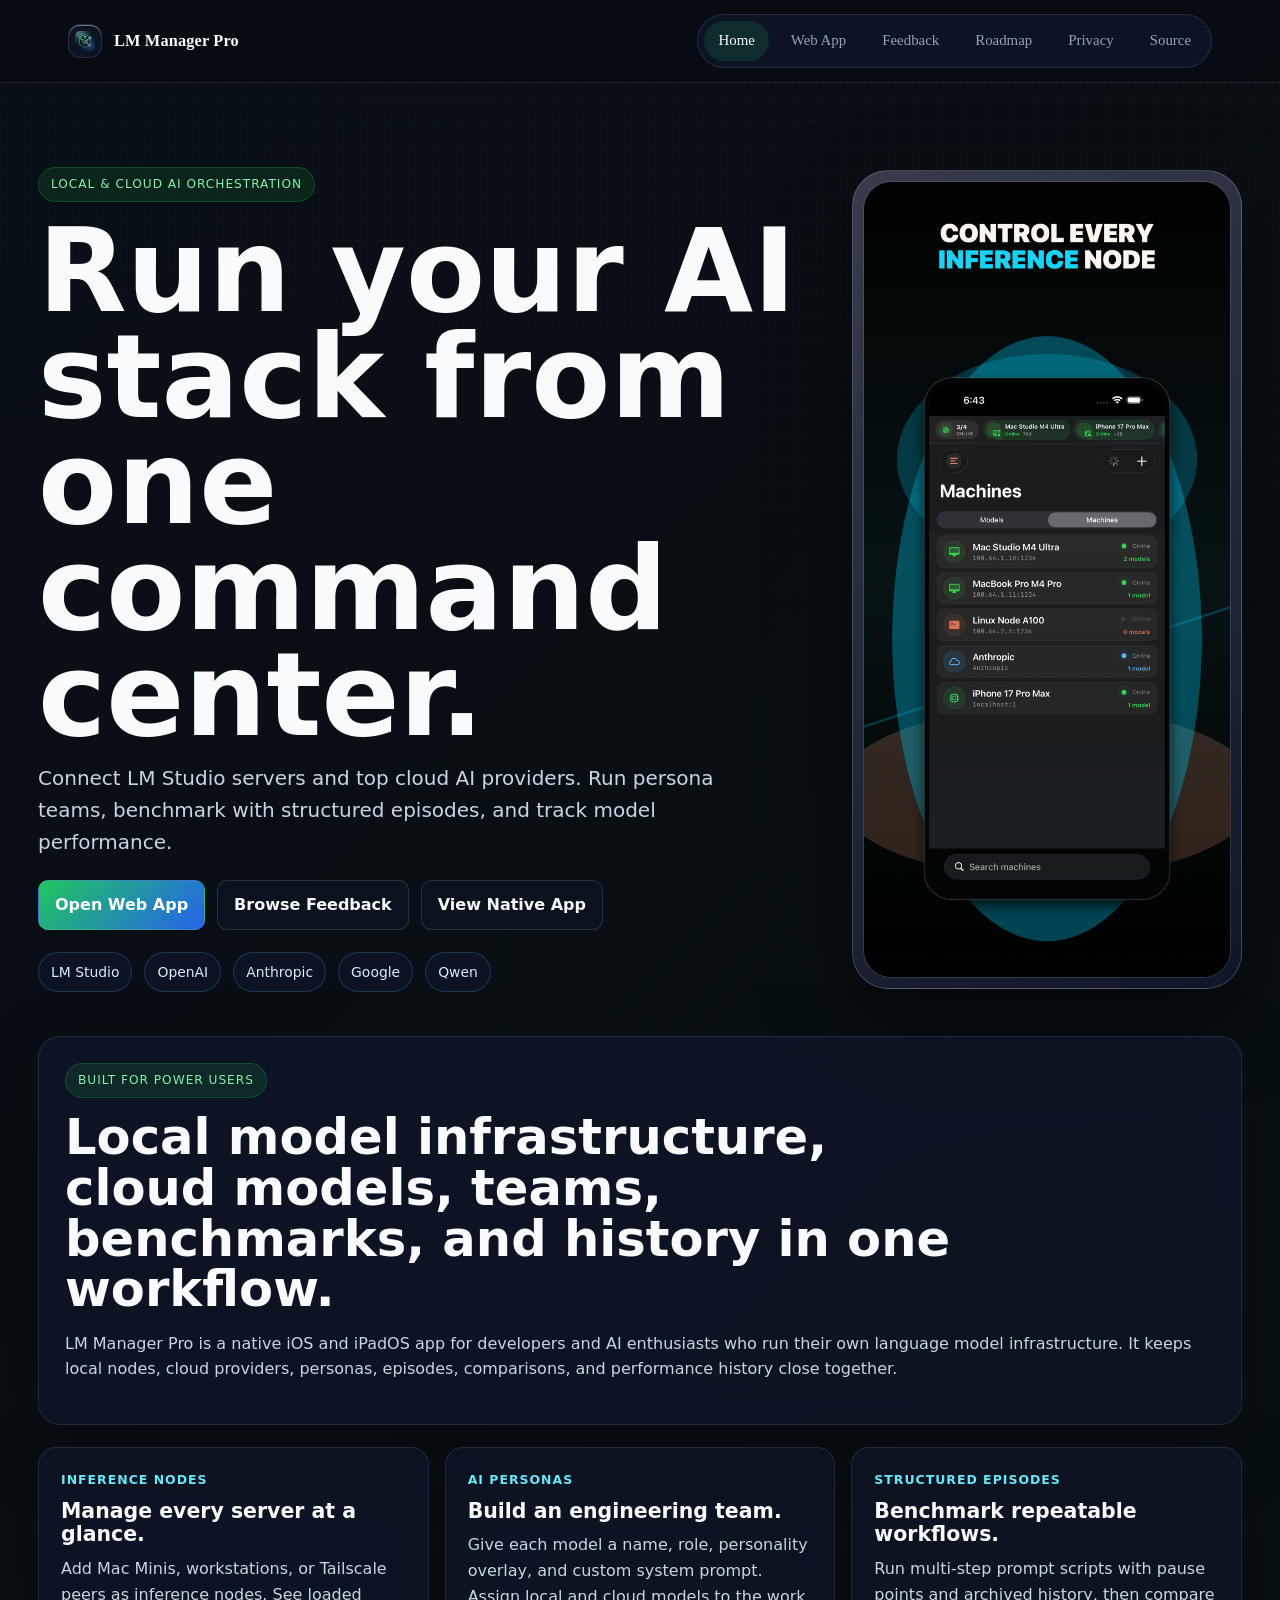
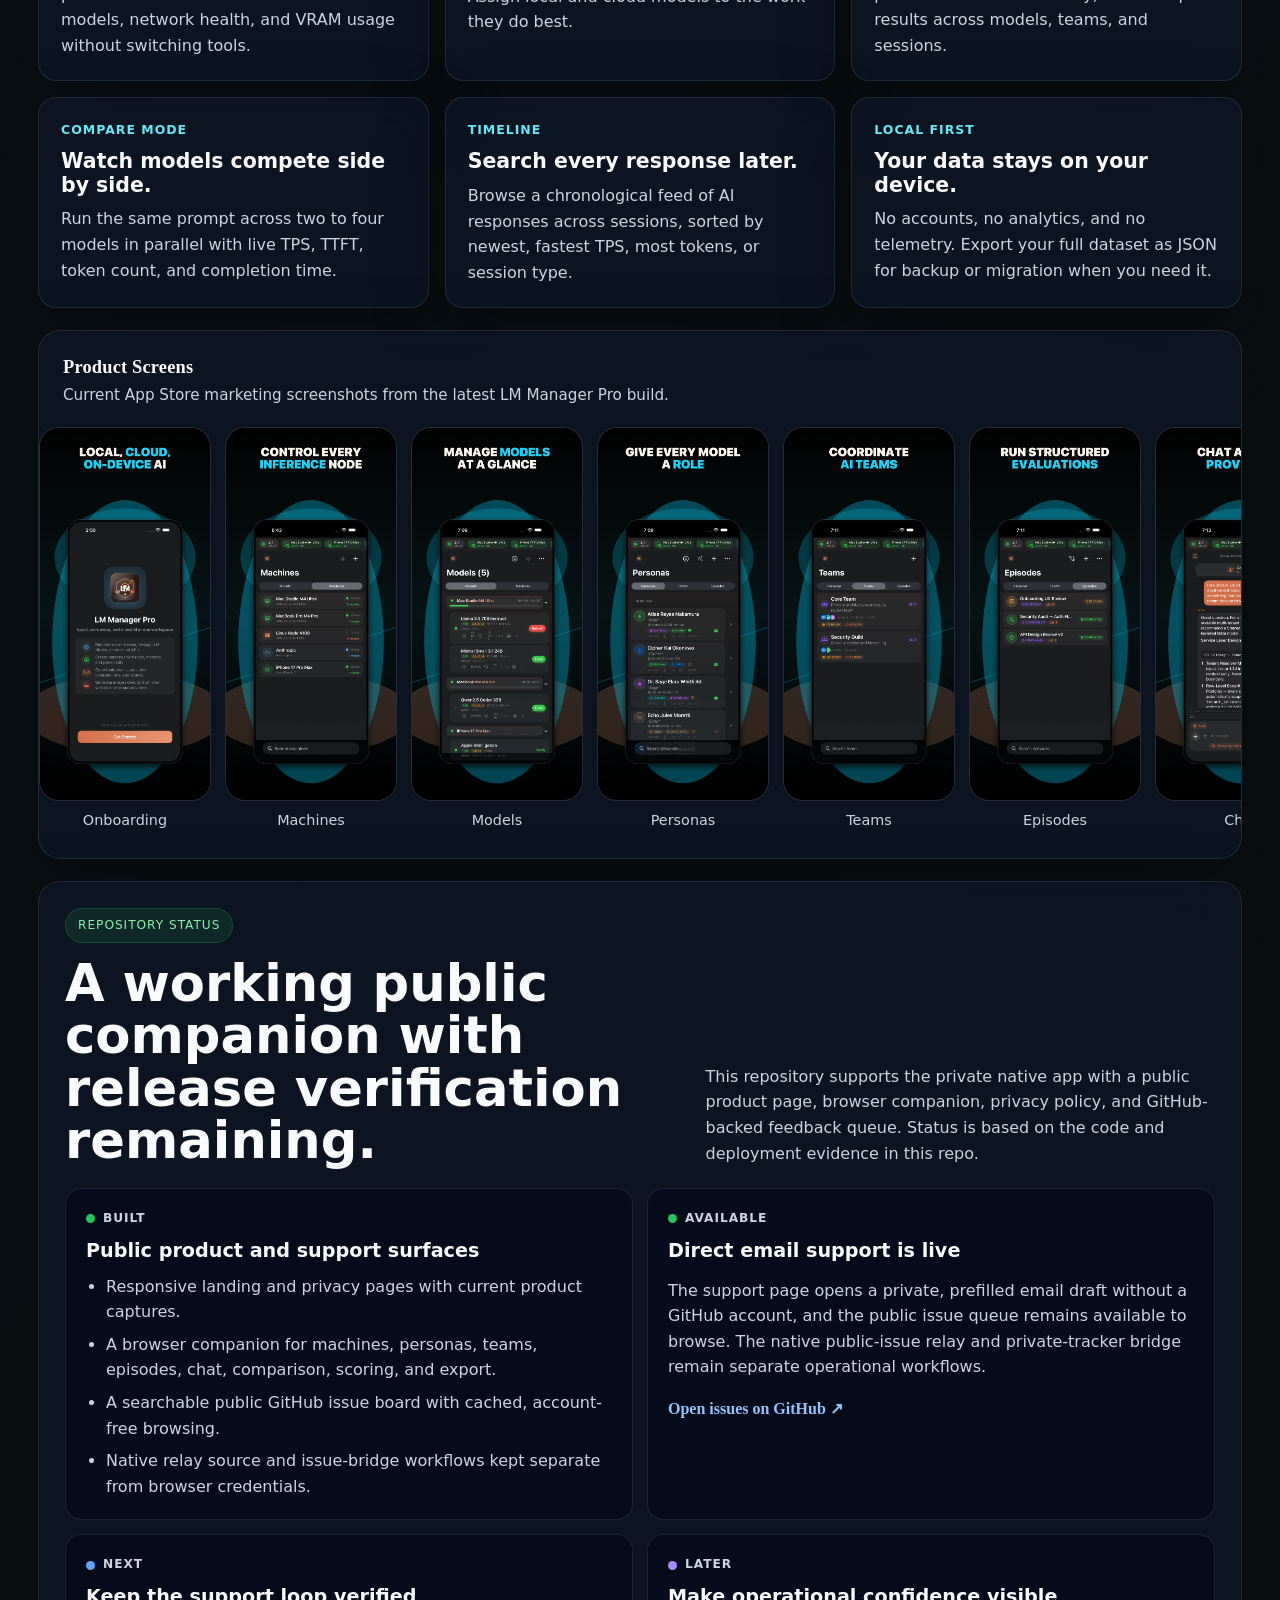
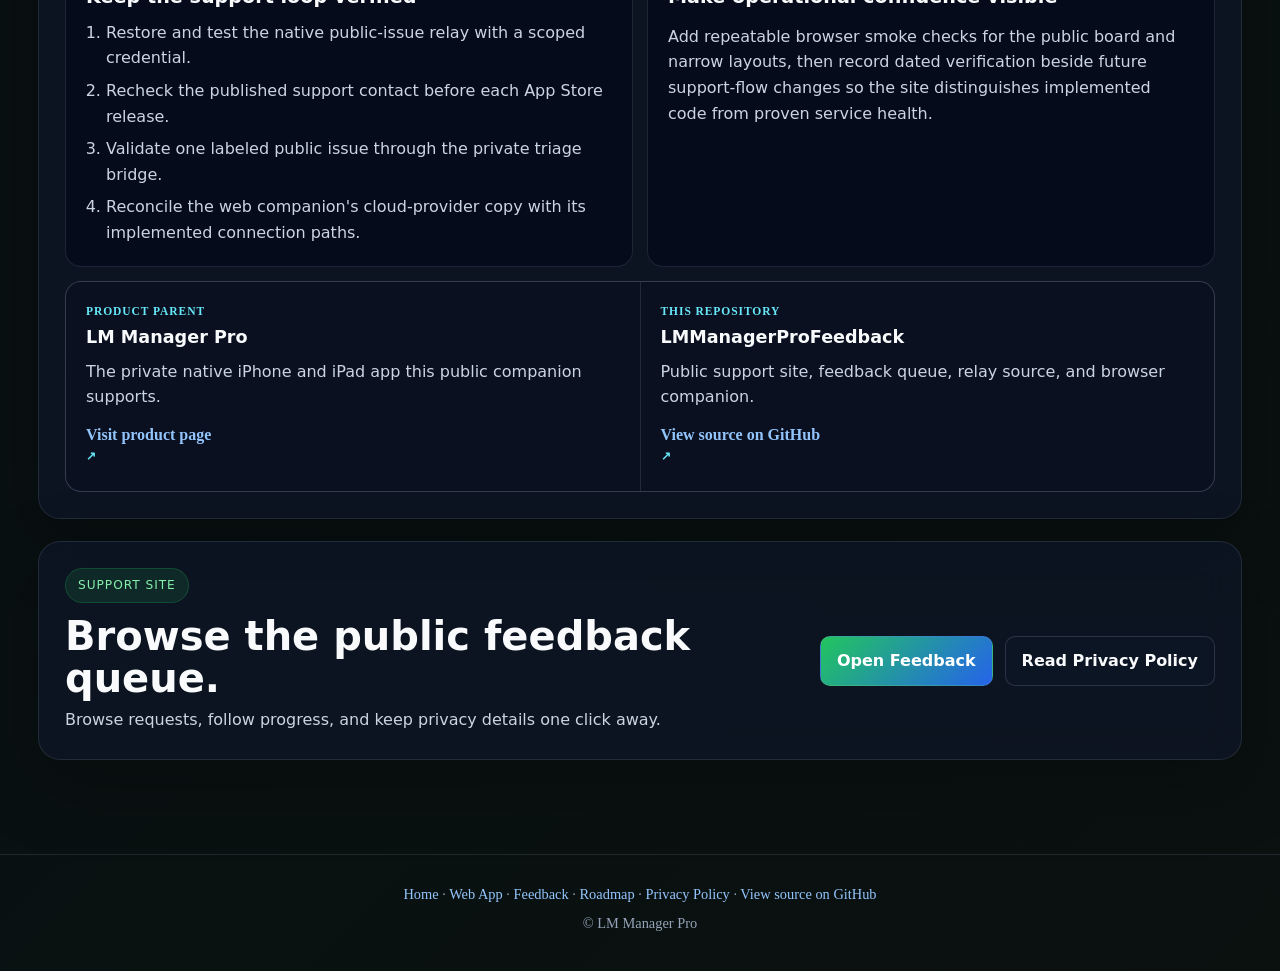
<file: index.html>
<!doctype html>
<html lang="en">
<head>
  <meta charset="utf-8" />
  <meta name="viewport" content="width=device-width, initial-scale=1" />
  <title>LM Manager Pro - Local &amp; Cloud AI Orchestration</title>
  <meta name="description" content="Connect LM Studio servers and top cloud AI providers. Run persona teams, benchmark with structured episodes, and track model performance." />
  <meta name="color-scheme" content="light dark" />
  <meta property="og:title" content="LM Manager Pro" />
  <meta property="og:description" content="Local and cloud AI orchestration for developers and AI enthusiasts." />
  <meta property="og:type" content="website" />
  <meta property="og:image" content="assets/screenshots/machines-dark.png" />
  <meta name="twitter:card" content="summary_large_image" />
  <meta name="twitter:title" content="LM Manager Pro" />
  <meta name="twitter:description" content="Connect LM Studio servers, run persona teams, benchmark episodes, and compare model performance." />
  <meta name="twitter:image" content="assets/screenshots/machines-dark.png" />
  <link rel="icon" type="image/svg+xml" href="assets/icon.svg" />
  <link rel="stylesheet" href="assets/styles.css" />
</head>
<body class="landing-page">
  <header class="site-header">
    <div class="header-inner">
      <a class="brand" href="./">
        <img src="assets/icon.svg" alt="" />
        <span class="brand-mark">LM Manager Pro</span>
      </a>
      <nav class="site-nav">
        <a href="./" class="active">Home</a>
        <a href="web/">Web App</a>
        <a href="feedback.html">Feedback</a>
        <a href="#roadmap">Roadmap</a>
        <a href="privacy.html">Privacy</a>
        <a href="https://github.com/Sankofa06/LMManagerProFeedback">Source</a>
      </nav>
    </div>
  </header>

  <main class="container landing">
    <section class="landing-hero">
      <div class="landing-copy">
        <span class="eyebrow">Local &amp; Cloud AI Orchestration</span>
        <h1>Run your AI stack from one command center.</h1>
        <p class="tagline">
          Connect LM Studio servers and top cloud AI providers. Run persona
          teams, benchmark with structured episodes, and track model performance.
        </p>
        <div class="hero-actions">
          <a class="btn primary" href="web/">Open Web App</a>
          <a class="btn ghost" href="feedback.html">Browse Feedback</a>
          <a class="btn ghost" href="https://sankofa06.github.io/LMManagerPro/">View Native App</a>
        </div>
        <div class="hero-badges" aria-label="Product highlights">
          <span class="pill">LM Studio</span>
          <span class="pill">OpenAI</span>
          <span class="pill">Anthropic</span>
          <span class="pill">Google</span>
          <span class="pill">Qwen</span>
        </div>
      </div>

      <figure class="device-showcase" aria-label="LM Manager Pro app screenshot">
        <div class="device-frame">
          <img src="assets/screenshots/machines-dark.png" alt="LM Manager Pro machine management screen" />
        </div>
      </figure>
    </section>

    <section class="landing-band">
      <div class="surface landing-intro">
        <span class="eyebrow">Built For Power Users</span>
        <h2>Local model infrastructure, cloud models, teams, benchmarks, and history in one workflow.</h2>
        <p>
          LM Manager Pro is a native iOS and iPadOS app for developers and AI
          enthusiasts who run their own language model infrastructure. It keeps
          local nodes, cloud providers, personas, episodes, comparisons, and
          performance history close together.
        </p>
      </div>
    </section>

    <section class="feature-grid" aria-label="Core features">
      <article class="surface feature-card">
        <span class="feature-kicker">Inference Nodes</span>
        <h2>Manage every server at a glance.</h2>
        <p>Add Mac Minis, workstations, or Tailscale peers as inference nodes. See loaded models, network health, and VRAM usage without switching tools.</p>
      </article>
      <article class="surface feature-card">
        <span class="feature-kicker">AI Personas</span>
        <h2>Build an engineering team.</h2>
        <p>Give each model a name, role, personality overlay, and custom system prompt. Assign local and cloud models to the work they do best.</p>
      </article>
      <article class="surface feature-card">
        <span class="feature-kicker">Structured Episodes</span>
        <h2>Benchmark repeatable workflows.</h2>
        <p>Run multi-step prompt scripts with pause points and archived history, then compare results across models, teams, and sessions.</p>
      </article>
      <article class="surface feature-card">
        <span class="feature-kicker">Compare Mode</span>
        <h2>Watch models compete side by side.</h2>
        <p>Run the same prompt across two to four models in parallel with live TPS, TTFT, token count, and completion time.</p>
      </article>
      <article class="surface feature-card">
        <span class="feature-kicker">Timeline</span>
        <h2>Search every response later.</h2>
        <p>Browse a chronological feed of AI responses across sessions, sorted by newest, fastest TPS, most tokens, or session type.</p>
      </article>
      <article class="surface feature-card">
        <span class="feature-kicker">Local First</span>
        <h2>Your data stays on your device.</h2>
        <p>No accounts, no analytics, and no telemetry. Export your full dataset as JSON for backup or migration when you need it.</p>
      </article>
    </section>

    <section class="surface screenshot-section">
      <div class="surface-head">
        <div>
          <h2>Product Screens</h2>
          <p>Current App Store marketing screenshots from the latest LM Manager Pro build.</p>
        </div>
      </div>
      <div class="screenshot-strip">
        <figure>
          <img src="assets/screenshots/onboarding-dark.png" alt="Onboarding screenshot" />
          <figcaption>Onboarding</figcaption>
        </figure>
        <figure>
          <img src="assets/screenshots/machines-dark.png" alt="Machine list screenshot" />
          <figcaption>Machines</figcaption>
        </figure>
        <figure>
          <img src="assets/screenshots/models-dark.png" alt="Model inventory screenshot" />
          <figcaption>Models</figcaption>
        </figure>
        <figure>
          <img src="assets/screenshots/personas-dark.png" alt="Persona roster screenshot" />
          <figcaption>Personas</figcaption>
        </figure>
        <figure>
          <img src="assets/screenshots/teams-dark.png" alt="Team coordination screenshot" />
          <figcaption>Teams</figcaption>
        </figure>
        <figure>
          <img src="assets/screenshots/episodes-dark.png" alt="Episode setup screenshot" />
          <figcaption>Episodes</figcaption>
        </figure>
        <figure>
          <img src="assets/screenshots/chat-dark.png" alt="Streaming chat screenshot" />
          <figcaption>Chat</figcaption>
        </figure>
        <figure>
          <img src="assets/screenshots/compare-dark.png" alt="Compare mode screenshot" />
          <figcaption>Compare</figcaption>
        </figure>
        <figure>
          <img src="assets/screenshots/image-studio-dark.png" alt="Image Studio screenshot" />
          <figcaption>Image Studio</figcaption>
        </figure>
        <figure>
          <img src="assets/screenshots/workspace-dark.png" alt="Workspace dashboard screenshot" />
          <figcaption>Workspace</figcaption>
        </figure>
      </div>
    </section>

    <section class="surface roadmap-section" id="roadmap" aria-labelledby="roadmap-title">
      <div class="roadmap-heading">
        <div>
          <span class="eyebrow">Repository Status</span>
          <h2 id="roadmap-title">A working public companion with release verification remaining.</h2>
        </div>
        <p class="roadmap-summary">
          This repository supports the private native app with a public product
          page, browser companion, privacy policy, and GitHub-backed feedback
          queue. Status is based on the code and deployment evidence in this repo.
        </p>
      </div>

      <div class="roadmap-grid">
        <article class="roadmap-card roadmap-card--built">
          <p class="roadmap-state"><span aria-hidden="true"></span>Built</p>
          <h3>Public product and support surfaces</h3>
          <ul>
            <li>Responsive landing and privacy pages with current product captures.</li>
            <li>A browser companion for machines, personas, teams, episodes, chat, comparison, scoring, and export.</li>
            <li>A searchable public GitHub issue board with cached, account-free browsing.</li>
            <li>Native relay source and issue-bridge workflows kept separate from browser credentials.</li>
          </ul>
        </article>

        <article class="roadmap-card roadmap-card--built">
          <p class="roadmap-state"><span aria-hidden="true"></span>Available</p>
          <h3>Direct email support is live</h3>
          <p>
            The support page opens a private, prefilled email draft without a
            GitHub account, and the public issue queue remains available to browse.
            The native public-issue relay and private-tracker bridge remain separate
            operational workflows.
          </p>
          <a href="https://github.com/Sankofa06/LMManagerProFeedback/issues">Open issues on GitHub <span aria-hidden="true">↗</span></a>
        </article>

        <article class="roadmap-card roadmap-card--next">
          <p class="roadmap-state"><span aria-hidden="true"></span>Next</p>
          <h3>Keep the support loop verified</h3>
          <ol>
            <li>Restore and test the native public-issue relay with a scoped credential.</li>
            <li>Recheck the published support contact before each App Store release.</li>
            <li>Validate one labeled public issue through the private triage bridge.</li>
            <li>Reconcile the web companion's cloud-provider copy with its implemented connection paths.</li>
          </ol>
        </article>

        <article class="roadmap-card roadmap-card--later">
          <p class="roadmap-state"><span aria-hidden="true"></span>Later</p>
          <h3>Make operational confidence visible</h3>
          <p>
            Add repeatable browser smoke checks for the public board and narrow
            layouts, then record dated verification beside future support-flow
            changes so the site distinguishes implemented code from proven service health.
          </p>
        </article>
      </div>

      <div class="roadmap-links" aria-label="Related LM Manager Pro repositories">
        <div>
          <span>Product parent</span>
          <strong>LM Manager Pro</strong>
          <p>The private native iPhone and iPad app this public companion supports.</p>
          <a href="https://sankofa06.github.io/LMManagerPro/">Visit product page <span aria-hidden="true">↗</span></a>
        </div>
        <div>
          <span>This repository</span>
          <strong>LMManagerProFeedback</strong>
          <p>Public support site, feedback queue, relay source, and browser companion.</p>
          <a href="https://github.com/Sankofa06/LMManagerProFeedback">View source on GitHub <span aria-hidden="true">↗</span></a>
        </div>
      </div>
    </section>

    <section class="landing-cta surface">
      <div>
        <span class="eyebrow">Support Site</span>
        <h2>Browse the public feedback queue.</h2>
        <p>Browse requests, follow progress, and keep privacy details one click away.</p>
      </div>
      <div class="hero-actions">
        <a class="btn primary" href="feedback.html">Open Feedback</a>
        <a class="btn ghost" href="privacy.html">Read Privacy Policy</a>
      </div>
    </section>
  </main>

  <footer class="site-footer">
    <p>
      <a href="./">Home</a> ·
      <a href="web/">Web App</a> ·
      <a href="feedback.html">Feedback</a> ·
      <a href="#roadmap">Roadmap</a> ·
      <a href="privacy.html">Privacy Policy</a> ·
      <a href="https://github.com/Sankofa06/LMManagerProFeedback">View source on GitHub</a>
    </p>
    <p>© LM Manager Pro</p>
  </footer>
</body>
</html>
</file>
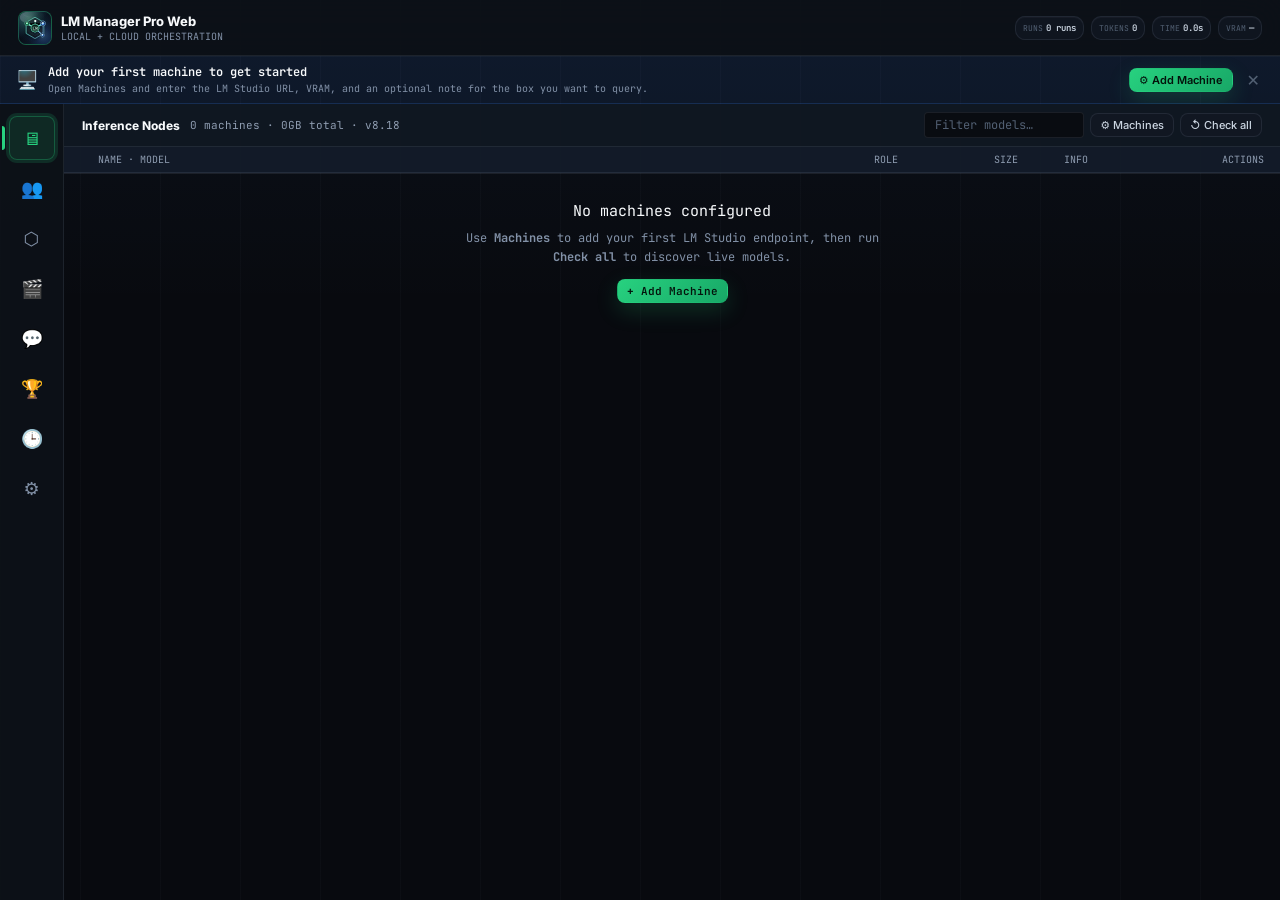
<file: web/index.html>
<!DOCTYPE html>
<html lang="en">
<head>
<meta charset="UTF-8">
<meta name="viewport" content="width=device-width, initial-scale=1.0, maximum-scale=1.0, viewport-fit=cover">
<title>LM Manager Pro Web</title>
<link rel="preconnect" href="https://fonts.googleapis.com">
<link href="https://fonts.googleapis.com/css2?family=Inter:wght@300;400;500;600;700&family=JetBrains+Mono:wght@400;500;600&display=swap" rel="stylesheet">
<link rel="stylesheet" href="css/tokens.css">
<link rel="stylesheet" href="css/base.css">
<link rel="stylesheet" href="css/panels.css">
<link rel="stylesheet" href="css/responsive.css">
<link rel="stylesheet" href="css/modals.css">
<link rel="stylesheet" href="css/refresh.css">
</head>
<body>
<div id="app">

<!-- TOPBAR -->
<div id="topbar">
  <div class="brand app-brand">
    <img class="brand-mark brand-icon" src="../assets/icon.svg" alt="" aria-hidden="true">
    <div class="brand-copy">
      <div class="brand-name" id="topbar-brand-name">LM Manager Pro Web</div>
      <div class="brand-tag">local + cloud orchestration</div>
    </div>
  </div>
  <div id="live-status" style="display:flex;gap:6px;align-items:center;flex:1;justify-content:center;min-width:0;overflow:hidden"></div>
  <div id="machine-badges" style="display:none"></div>
  <div id="topbar-session">
    <span class="tracker-pill" data-mobile-lbl="▶"><span class="tk-lbl">RUNS</span><span class="tk-val" id="trk-runs">0</span></span>
    <span class="tracker-pill" data-mobile-lbl="◆"><span class="tk-lbl">TOKENS</span><span class="tk-val" id="trk-tokens">0</span></span>
    <span class="tracker-pill" data-mobile-lbl="⏱"><span class="tk-lbl">TIME</span><span class="tk-val" id="trk-time">0s</span></span>
    <span class="tracker-pill" id="trk-vram-pill" data-mobile-lbl="▣"><span class="tk-lbl">VRAM</span><span class="tk-val" id="trk-vram">—</span></span>
  </div>
</div>

<!-- TOPBAR ROW 2: session pills on mobile (hidden on desktop via CSS) -->
<div id="topbar-row2">
  <span class="tracker-pill"><span class="tk-lbl">RUNS</span><span class="tk-val" id="trk-runs-2">0</span></span>
  <span class="tracker-pill"><span class="tk-lbl">TOKENS</span><span class="tk-val" id="trk-tokens-2">0</span></span>
  <span class="tracker-pill"><span class="tk-lbl">TIME</span><span class="tk-val" id="trk-time-2">0s</span></span>
  <span class="tracker-pill" id="trk-vram-pill-2"><span class="tk-lbl">VRAM</span><span class="tk-val" id="trk-vram-2">—</span></span>
</div>

<!-- SETUP PROMPT BANNER -->
<div id="setup-banner" style="display:none;align-items:center;gap:10px;padding:8px 16px;border-bottom:1px solid rgba(59,130,246,.2);flex-shrink:0;background:rgba(59,130,246,.08)">
  <span id="setup-banner-icon" style="font-size:18px">💡</span>
  <div style="flex:1;min-width:0">
    <div id="setup-banner-msg" style="font-size:12px;color:var(--tx1);font-family:var(--mono);font-weight:600"></div>
    <div id="setup-banner-sub" style="font-size:10px;color:var(--tx3);font-family:var(--mono);margin-top:2px;display:none"></div>
  </div>
  <button class="btn btn-sm btn-primary" id="setup-banner-btn" onclick="setupBannerAction()"></button>
  <button style="background:none;border:none;color:var(--tx4);cursor:pointer;font-size:16px;padding:0 4px" onclick="dismissSetupBanner()">✕</button>
</div>
<div id="body">

  <!-- SIDEBAR (desktop) -->
  <div id="leftnav">
    <button class="nav-btn active" id="nav-machines" onclick="setNav('machines')" title="Machines" aria-label="Machines">
      <span>🖥</span>
    </button>
    <button class="nav-btn" id="nav-roster" onclick="setNav('roster')" title="Roster" aria-label="Roster">
      <span>👥</span>
    </button>
    <button class="nav-btn" id="nav-teams" onclick="setNav('teams')" title="Teams" aria-label="Teams">
      <span>⬡</span>
    </button>
    <button class="nav-btn" id="nav-episodes" onclick="setNav('episodes')" title="Episodes" aria-label="Episodes">
      <span>🎬</span>
    </button>
    <button class="nav-btn" id="nav-run" onclick="setNav('run')" title="Chat" aria-label="Chat">
      <span>💬</span>
    </button>
    <button class="nav-btn" id="nav-survivor" onclick="setNav('survivor')" title="Scoreboard" aria-label="Scoreboard">
      <span>🏆</span>
    </button>
    <button class="nav-btn" id="nav-timeline" onclick="setNav('timeline')" title="Timeline" aria-label="Timeline">
      <span>🕒</span>
    </button>
    <button class="nav-btn" id="nav-settings" onclick="setNav('settings')" title="Settings" aria-label="Settings">
      <span>⚙</span>
    </button>
  </div>

  <!-- CONTENT -->
  <div id="content">

    <!-- ── MACHINES ── -->
    <div class="panel active" id="panel-machines">
      <div class="section-bar">
        <span class="section-title">Inference Nodes</span>
        <span class="section-sub" id="nodes-sub"></span>
        <div class="section-actions">
          <input class="search-inp" id="node-search" placeholder="Filter models…" oninput="filterRosterTable(this.value)" style="width:160px;border-radius:4px;padding:4px 10px">
          <button class="btn btn-sm" onclick="openMachineModal()">⚙ Machines</button>
          <button class="btn btn-sm" onclick="checkAllMachines()">↺ Check all</button>
        </div>
      </div>
      <div id="machines-inner" style="display:flex;flex-direction:column;flex:1;overflow:hidden">
        <div class="rt-thead">
          <span class="rt-th"></span>
          <span class="rt-th">Name · Model</span>
          <span class="rt-th">Role</span>
          <span class="rt-th">Size</span>
          <span class="rt-th">Info</span>
          <span class="rt-th">Actions</span>
        </div>
        <div class="rt-wrap" id="roster-table"></div>
      </div>
    </div>

    <!-- ── ROSTER ── -->
    <div class="panel" id="panel-roster">
      <div id="roster-split">
        <div id="roster-list">
      <div class="section-bar" style="flex-shrink:0;position:relative">
        <span class="section-title">Engineers</span>
        <span id="roster-count" class="section-sub"></span>
        <div class="section-actions">
          <button class="btn btn-sm roster-iv-btn" onclick="openIvPromptModal()">🎤 Interview Q</button>
          <button class="btn btn-sm btn-primary" onclick="openAddModelModal()">+ Add</button>
          <!-- v8.3: overflow trigger (mobile only via CSS) -->
          <button class="overflow-btn roster-overflow-btn" onclick="toggleRosterOverflow(event)" title="More" style="margin-left:2px">⋯</button>
        </div>
        <div id="archetype-legend" style="display:flex;gap:5px;margin-left:8px;flex-wrap:wrap"></div>
        <!-- v8.5: family filter row -->
        <div id="roster-family-bar" style="display:flex;align-items:center;gap:5px;padding:3px 14px 4px;flex-basis:100%;flex-wrap:wrap;border-top:1px solid var(--line)">
          <span style="font-size:9px;font-family:var(--mono);color:var(--tx4);text-transform:uppercase;letter-spacing:.08em;flex-shrink:0">Arch</span>
          <div id="roster-family-filter" style="display:flex;gap:5px;flex-wrap:wrap"></div>
        </div>
        <!-- v8.5: sort row -->
        <div id="roster-sort-bar" style="display:flex;align-items:center;gap:5px;padding:4px 14px;flex-basis:100%;flex-wrap:wrap">
          <span style="font-size:9px;font-family:var(--mono);color:var(--tx4);text-transform:uppercase;letter-spacing:.08em;flex-shrink:0">Sort</span>
          <button class="rs-sort-btn active" id="rsort-name"    onclick="setRosterSort('name')">Name</button>
          <button class="rs-sort-btn"        id="rsort-role"    onclick="setRosterSort('role')">Role</button>
          <button class="rs-sort-btn"        id="rsort-score"   onclick="setRosterSort('score')">Score</button>
          <button class="rs-sort-btn"        id="rsort-size"    onclick="setRosterSort('size')">Size</button>
          <button class="rs-sort-btn"        id="rsort-type"    onclick="setRosterSort('type')">Type</button>
          <button class="rs-sort-btn"        id="rsort-arch"    onclick="setRosterSort('arch')">Arch</button>
          <button class="rs-sort-btn"        id="rsort-family"  onclick="setRosterSort('family')">Family</button>
          <button class="rs-sort-btn"        id="rsort-machine" onclick="setRosterSort('machine')">Machine</button>
        </div>
        <!-- v8.3: overflow menu (mobile) -->
        <div class="overflow-menu" id="roster-overflow-menu">
          <button onclick="closeRosterOverflow();openIvPromptModal()">🎤 Edit Interview Question</button>
        </div>
      </div>
      <div class="search-bar" style="padding:5px 10px">
        <input class="search-inp" id="roster-search" placeholder="Filter engineers…" oninput="filterRosterList(this.value)" style="flex:1;border-radius:4px;padding:4px 10px;font-size:11px">
      </div>
          <div id="roster-scroll"></div>
        </div>
        <div id="roster-detail">
          <div style="display:flex;align-items:center;justify-content:center;height:100%;color:var(--tx3);font-size:12px;font-family:var(--mono)">Select a model</div>
        </div>
      </div>
    </div>

    <!-- ── TEAMS ── -->
    <div class="panel" id="panel-teams">
      <div id="teams-split">
        <div id="teams-list">
          <div class="section-bar" style="flex-shrink:0">
            <span class="section-title">Teams</span>
            <div class="section-actions"><button class="btn btn-sm" onclick="addTeam()">+ New</button></div>
          </div>
          <div id="teams-scroll"></div>
        </div>
        <div id="team-detail">
          <div style="display:flex;align-items:center;justify-content:center;height:100%;color:var(--tx3);font-size:12px;font-family:var(--mono)">Select a team</div>
        </div>
      </div>
    </div>

    <!-- ── EPISODES ── -->
    <div class="panel" id="panel-episodes">
      <div class="section-bar">
        <span class="section-title">Episodes</span>
        <span class="section-sub" id="ep-panel-sub">Scenario builder</span>
        <div class="section-actions">
          <button class="btn btn-sm btn-primary" onclick="newEpisode()">+ New Episode</button>
          <button class="btn btn-sm" onclick="triggerEpisodeImport()" title="Import a .json episode file">⬆ Import</button>
          <input type="file" id="ep-import-file" accept=".json" style="display:none" onchange="importEpisode(event)">
        </div>
      </div>
      <div id="episodes-split" style="display:flex;flex:1;overflow:hidden">
        <!-- Episode list -->
        <div id="episodes-list-wrap" style="width:220px;flex-shrink:0;border-right:1px solid var(--line);display:flex;flex-direction:column;background:var(--bg1)">
          <div id="episode-list" style="flex:1;overflow-y:auto"></div>
        </div>
        <!-- Episode detail -->
        <div id="episode-detail" style="flex:1;overflow-y:auto;background:var(--bg)">
          <div style="display:flex;align-items:center;justify-content:center;height:100%;color:var(--tx3);font-size:12px;font-family:var(--mono)">Select or create an episode</div>
        </div>
      </div>
    </div>

    <!-- ── GROUP CHAT ── -->
    <div class="panel" id="panel-run">
      <div id="chat-topbar">
        <select id="run-team-select" onchange="selectRunTeam(this.value)" class="inp" style="font-size:12px;padding:5px 9px;flex:1;min-width:0">
          <option value="">Select team…</option>
        </select>
        <div class="audience-toggle" title="Group: full team chat (counts toward score). 1:1 Solo: off-record chat with one model — doesn't affect the leaderboard.">
          <button id="aud-group-btn" class="active" onclick="setAudience('group')">👥 Group</button>
          <button id="aud-solo-btn" onclick="setAudience('solo')">👤 1:1</button>
        </div>
        <div class="mode-pill" id="mode-pill-wrap" title="AUTO: each agent responds in turn order automatically. MANUAL: you pick which agent fires next by clicking their chip.">
          <button id="mode-auto-btn" onclick="setChatMode('auto')" class="active-auto">AUTO</button>
          <button id="mode-manual-btn" onclick="setChatMode('manual')">MANUAL</button>
        </div>
        <button class="overflow-btn" id="chat-overflow-btn" onclick="toggleChatOverflow(event)" title="More">⋯</button>
        <div class="overflow-menu" id="chat-overflow-menu">
          <button onclick="closeChatOverflow();toggleCompareMode()">⚖ Toggle compare mode</button>
          <button onclick="closeChatOverflow();toggleCrosstalk()" id="om-context-btn">👁 Context: ON</button>
          <div class="om-divider"></div>
          <button onclick="closeChatOverflow();openPresetModal()">📋 Manage presets</button>
          <button onclick="closeChatOverflow();savePresetFromInput()">+ Save current as preset</button>
          <div class="om-divider"></div>
          <button onclick="closeChatOverflow();newEpisodeRun()">📌 New episode</button>
          <button onclick="closeChatOverflow();clearActiveLog()">🗑 Clear log</button>
          <div class="om-divider"></div>
          <button onclick="closeChatOverflow();resetSessionTracker()">↺ Reset session stats</button>
        </div>
      </div>

      <!-- v8.3: solo (1:1) selection bar — appears only in solo mode -->
      <div class="solo-bar" id="solo-bar">
        <span class="sb-label">Talk to</span>
        <div class="sb-scope" id="solo-scope">
          <button class="active" onclick="setSoloScope('team')">Team</button>
          <button onclick="setSoloScope('global')">Global</button>
        </div>
        <select id="solo-model-select" onchange="selectSoloModel(this.value)">
          <option value="">Select a model…</option>
        </select>
        <span class="solo-badge" title="Off-record: 1:1 messages don't affect the leaderboard, total score, or session stats.">OFF RECORD</span>
        <button class="btn btn-sm" onclick="clearSoloLog()" style="margin-left:auto;font-size:10px">Clear</button>
      </div>

      <!-- Turn order + status fused into one slim bar -->
      <div id="turn-order-bar">
        <div id="turn-chips"></div>
        <span class="chat-status" id="run-status-text">Idle</span>
        <span id="round-counter"></span>
      </div>

      <!-- Group messages -->
      <div id="run-log"></div>

      <!-- v8.3: 1:1 solo message log -->
      <div id="solo-log"></div>

      <!-- Input -->
      <div class="chat-input-bar">
        <!-- Utility strip: compare + crosstalk + preset chips -->
        <div id="chat-util-strip">
          <button class="compare-toggle" id="compare-toggle-btn" onclick="toggleCompareMode()" title="Compare mode: fire all selected models on the same prompt side-by-side">⚖<span class="compare-text"> Compare</span></button>
          <button class="btn btn-sm" id="crosstalk-toggle-btn" onclick="toggleCrosstalk()" title="Cross-talk: when ON, each agent sees all previous agents' replies. When OFF, agents only see the user prompt." style="font-size:10px;font-family:var(--mono)">👁 Context ON</button>
          <div id="preset-chips" style="display:flex;gap:5px;flex-wrap:nowrap;overflow-x:auto;flex:1;min-width:0"></div>
        </div>
        <div class="chat-input-inner">
          <textarea id="run-prompt" rows="1" onkeydown="handleChatKey(event)" oninput="autoGrow(this)" placeholder="Message…"></textarea>
          <div class="chat-btns">
            <button id="run-btn" onclick="sendChatOrSolo()">Send ↑</button>
            <button id="stop-btn" onclick="stopChat()">■ Stop</button>
          </div>
        </div>
      </div>
    </div>

    <!-- ── SURVIVOR ── -->
    <div class="panel" id="panel-survivor">
      <div class="section-bar">
        <span class="section-title">Leaderboard</span>
        <span id="survivor-stats" class="section-sub"></span>
        <div class="section-actions">
          <!-- v8.4: view mode toggle -->
          <div class="view-toggle">
            <button id="sv-view-card" onclick="setSurvivorView('card')" title="Card grid">⊞</button>
            <button id="sv-view-list" onclick="setSurvivorView('list')" class="active" title="Compact list">☰</button>
          </div>
          <span class="ep-badge" id="ep-badge">Ep 0</span>
          <button class="btn btn-sm" onclick="clearImmunity()">Clear 👑</button>
          <button class="btn btn-sm btn-danger" onclick="reviveAll()">Revive all</button>
          <input type="file" id="import-file" accept=".json" style="display:none" onchange="importData(event)">
        </div>
      </div>
      <div style="padding:8px 14px;border-bottom:1px solid var(--line);background:var(--bg1);display:flex;align-items:center;gap:8px;flex-shrink:0;flex-wrap:wrap">
        <span style="font-size:10px;color:var(--tx3);font-family:var(--mono);text-transform:uppercase;letter-spacing:.1em">Sort by</span>
        <button onclick="setBoardSort('score')" id="bsort-score" class="btn btn-sm" style="font-family:var(--mono);font-size:10px">★ Score</button>
        <button onclick="setBoardSort('tps')"   id="bsort-tps"   class="btn btn-sm" style="font-family:var(--mono);font-size:10px">⚡ TPS</button>
        <button onclick="setBoardSort('ep')"    id="bsort-ep"    class="btn btn-sm" style="font-family:var(--mono);font-size:10px">◈ Episodes</button>
      </div>
      <!-- v8.4: card grid (default) and compact list share the same container -->
      <div class="survivor-grid" id="survivor-grid"></div>
      <div class="survivor-list" id="survivor-list" style="display:none"></div>
    </div>

    <!-- ── TIMELINE ── -->
    <div class="panel" id="panel-timeline">
      <div class="section-bar">
        <span class="section-title">Run Timeline</span>
        <span class="section-sub" id="tl-stats">All runs</span>
        <div class="section-actions">
          <button class="btn btn-sm btn-danger" onclick="clearTimeline()">Clear</button>
        </div>
      </div>
      <div class="tl-bar">
        <input class="search-inp" id="tl-search" placeholder="Search prompt or response…" oninput="renderTimeline()" style="flex:1;max-width:320px">
        <select class="inp" id="tl-filter-model" onchange="renderTimeline()" style="font-size:11px">
          <option value="">All models</option>
        </select>
        <select class="inp" id="tl-filter-tag" onchange="renderTimeline()" style="font-size:11px">
          <option value="">All categories</option>
          <option value="Code">Code</option>
          <option value="Reasoning">Reasoning</option>
          <option value="Creative">Creative</option>
          <option value="General">General</option>
        </select>
        <select class="inp" id="tl-sort" onchange="renderTimeline()" style="font-size:11px">
          <option value="newest">Newest first</option>
          <option value="oldest">Oldest first</option>
          <option value="quality">Highest quality</option>
          <option value="speed">Fastest TPS</option>
        </select>
      </div>
      <div class="tl-feed" id="tl-feed"></div>
    </div>

    <!-- ── PRESET MODAL ── -->
    <div id="preset-modal" onclick="closePresetModal(event)">
      <div class="preset-modal-card" onclick="event.stopPropagation()">
        <div class="modal-header">
          <div class="modal-title">Saved Prompts</div>
          <button class="modal-close" onclick="document.getElementById('preset-modal').classList.remove('open')">✕</button>
        </div>
        <div style="padding:10px 14px;border-bottom:1px solid var(--line);display:flex;gap:8px">
          <input class="inp" id="preset-new-name" placeholder="Name (e.g. 'Swift actor refactor')" style="font-size:12px;flex:1">
          <button class="btn btn-sm btn-primary" onclick="addPresetFromModal()">+ Add Current</button>
        </div>
        <div id="preset-modal-list" style="overflow-y:auto"></div>
      </div>
    </div>

    <!-- HTTPS BANNER (v8.1: copy rewritten — the old "Switch to HTTP" link was doomed because
         browsers block http:// navigation from https:// pages. Banner now offers a help dialog. -->
    <div id="https-banner" style="display:none;position:fixed;top:0;left:0;right:0;z-index:2000;background:rgba(245,158,11,.95);backdrop-filter:blur(8px);padding:10px 16px;align-items:center;gap:10px;font-size:12px;font-family:var(--mono)">
      <span style="font-size:16px">⚠</span>
      <span style="flex:1;color:#000">Loaded over HTTPS — browsers will block requests to your <strong>http://</strong> LM Studio servers (mixed content).</span>
      <button onclick="showHttpsHelp()" style="background:#000;color:#fff;padding:4px 12px;border-radius:6px;border:none;font-weight:700;white-space:nowrap;cursor:pointer;font-family:var(--mono);font-size:11px">How to fix</button>
      <button onclick="document.getElementById('https-banner').style.display='none'" style="background:transparent;border:none;color:#000;font-size:16px;cursor:pointer;padding:0 4px">✕</button>
    </div>

    <!-- HTTPS HELP MODAL (v8.1) -->
    <div id="https-help-modal" onclick="if(event.target.id==='https-help-modal')this.style.display='none'" style="display:none;position:fixed;inset:0;z-index:2100;background:rgba(0,0,0,.7);backdrop-filter:blur(6px);align-items:center;justify-content:center;padding:20px">
      <div style="background:var(--bg1);border:1px solid var(--line2);border-radius:12px;width:100%;max-width:560px;max-height:85vh;display:flex;flex-direction:column;overflow:hidden">
        <div style="padding:14px 18px;border-bottom:1px solid var(--line);display:flex;align-items:center;gap:10px">
          <span style="font-size:20px">⚠</span>
          <div style="flex:1"><div style="font-size:14px;font-weight:700">Mixed content blocked</div><div style="font-size:11px;color:var(--tx3);font-family:var(--mono)">Browsers block http:// requests from https:// pages</div></div>
          <button onclick="document.getElementById('https-help-modal').style.display='none'" class="btn btn-sm">✕</button>
        </div>
        <div style="padding:16px 18px;overflow-y:auto;font-size:13px;line-height:1.55;color:var(--tx2)">
          <p style="margin-bottom:12px"><strong style="color:var(--tx1)">Pick one of these — most reliable first:</strong></p>
          <ol style="margin-left:18px;display:flex;flex-direction:column;gap:14px">
            <li>
              <strong style="color:var(--tx1)">Save this page locally and open with file://</strong><br>
              <span style="color:var(--tx3);font-size:11px;font-family:var(--mono)">File → Save As → save as <code style="background:var(--bg3);padding:1px 4px;border-radius:3px">index.html</code>, then double-click. file:// origins can talk to localhost without mixed-content blocking.</span>
            </li>
            <li>
              <strong style="color:var(--tx1)">Serve over plain HTTP from the same machine</strong><br>
              <span style="color:var(--tx3);font-size:11px;font-family:var(--mono)">In the folder containing the HTML: <code style="background:var(--bg3);padding:1px 4px;border-radius:3px">python3 -m http.server 8000</code> then visit <code style="background:var(--bg3);padding:1px 4px;border-radius:3px">http://localhost:8000/index.html</code>.</span>
            </li>
            <li>
              <strong style="color:var(--tx1)">Allow insecure content for this site (Chrome only, not recommended)</strong><br>
              <span style="color:var(--tx3);font-size:11px;font-family:var(--mono)">Click the lock icon in the address bar → Site settings → Insecure content → Allow. Reload. This persists per-origin.</span>
            </li>
            <li>
              <strong style="color:var(--tx1)">Front your LM Studio servers with HTTPS</strong><br>
              <span style="color:var(--tx3);font-size:11px;font-family:var(--mono)">Run a reverse proxy with a self-signed cert (Caddy, nginx) on each machine. Most work for the most flexibility.</span>
            </li>
          </ol>
          <p style="margin-top:16px;font-size:11px;color:var(--tx3);font-family:var(--mono)">Note: clicking a link from this page to <code style="background:var(--bg3);padding:1px 4px;border-radius:3px">http://</code> won't work — modern browsers refuse to navigate downward to insecure origins. The fix has to happen at the page-load level.</p>
        </div>
      </div>
    </div>

    <!-- MACHINE EDITOR MODAL -->
    <div id="machine-modal" onclick="closeMachineModal(event)" style="display:none;position:fixed;inset:0;z-index:1000;background:rgba(0,0,0,.7);backdrop-filter:blur(6px);align-items:center;justify-content:center;padding:20px">
      <div style="background:var(--bg1);border:1px solid var(--line2);border-radius:12px;width:100%;max-width:500px;max-height:85vh;display:flex;flex-direction:column;overflow:hidden" onclick="event.stopPropagation()">
        <div class="modal-header">
          <div class="modal-title">Manage Machines</div>
          <button class="modal-close" onclick="document.getElementById('machine-modal').style.display='none'">✕</button>
        </div>
        <div id="machine-list-edit" style="overflow-y:auto;flex:1"></div>
        <div style="padding:14px 16px;border-top:1px solid var(--line);display:flex;flex-direction:column;gap:8px">
          <div style="font-size:10px;color:var(--tx3);font-family:var(--mono);text-transform:uppercase;letter-spacing:.1em">Add Machine</div>
          <div style="display:grid;grid-template-columns:1fr 1fr;gap:7px">
            <input class="inp" id="nm-name" placeholder="Name (auto-fills from URL)" style="font-size:12px">
            <input class="inp" id="nm-url"  placeholder="URL (e.g. http://192.168.1.x:1234)" style="font-size:12px" oninput="autoFillMachineName()">
            <input class="inp" id="nm-vram" placeholder="VRAM GB (e.g. 16)" type="number" min="1" style="font-size:12px">
            <input class="inp" id="nm-note" placeholder="Note (e.g. RTX 4090)" style="font-size:12px">
          </div>
          <button class="btn btn-primary" onclick="addMachineFromModal()" style="align-self:flex-end">+ Add Machine</button>
        </div>
      </div>
    </div>

    <!-- ADD MODEL MODAL -->
    <div id="add-model-modal" onclick="if(event.target.id==='add-model-modal')closeAddModelModal()" style="display:none;position:fixed;inset:0;z-index:1000;background:rgba(0,0,0,.7);backdrop-filter:blur(6px);align-items:center;justify-content:center;padding:20px">
      <div style="background:var(--bg1);border:1px solid var(--line2);border-radius:12px;width:100%;max-width:500px;max-height:90vh;display:flex;flex-direction:column;overflow:hidden" onclick="event.stopPropagation()">
        <div class="modal-header">
          <div class="modal-title">Add Engineer</div>
          <button class="modal-close" onclick="closeAddModelModal()">✕</button>
        </div>
        <div style="padding:16px;display:flex;flex-direction:column;gap:10px;overflow-y:auto">
          <!-- Name schema: First=family, Middle=params, Last=role, Nickname=display override -->
          <div style="display:grid;grid-template-columns:1fr 1fr 1fr;gap:8px">
            <div><div style="font-size:9px;color:var(--tx4);font-family:var(--mono);text-transform:uppercase;letter-spacing:.08em;margin-bottom:3px">First <span style="color:var(--tx3);text-transform:none">family</span></div><input class="inp" id="am-first" placeholder="Qwen" style="width:100%;box-sizing:border-box" oninput="amAutoPrompt()"></div>
            <div><div style="font-size:9px;color:var(--tx4);font-family:var(--mono);text-transform:uppercase;letter-spacing:.08em;margin-bottom:3px">Middle <span style="color:var(--tx3);text-transform:none">params</span></div><input class="inp" id="am-middle" placeholder="9B" style="width:100%;box-sizing:border-box" oninput="amAutoPrompt()"></div>
            <div><div style="font-size:9px;color:var(--tx4);font-family:var(--mono);text-transform:uppercase;letter-spacing:.08em;margin-bottom:3px">Last <span style="color:var(--tx3);text-transform:none">role</span></div><input class="inp" id="am-last" placeholder="Senior Dev" style="width:100%;box-sizing:border-box" oninput="amAutoPrompt()"></div>
          </div>
          <div style="display:grid;grid-template-columns:1fr 1fr;gap:8px">
            <div>
              <div style="font-size:9px;color:var(--tx4);font-family:var(--mono);text-transform:uppercase;letter-spacing:.08em;margin-bottom:3px">Nickname <span style="color:var(--tx3);text-transform:none">· overrides display</span></div>
              <input class="inp" id="am-nick" placeholder="Optional" style="width:100%;box-sizing:border-box" oninput="amAutoPrompt()">
            </div>
            <div><div style="font-size:9px;color:var(--tx4);font-family:var(--mono);text-transform:uppercase;letter-spacing:.08em;margin-bottom:3px">ID (e.g. 32)</div><input class="inp" id="am-empid" placeholder="e.g. 32" style="width:100%;box-sizing:border-box"></div>
          </div>
          <div>
            <div style="font-size:9px;color:var(--tx4);font-family:var(--mono);text-transform:uppercase;letter-spacing:.08em;margin-bottom:5px">Role</div>
            <div style="display:grid;grid-template-columns:1fr 1fr;gap:7px">
              <div>
                <div style="font-size:9px;color:var(--tx4);font-family:var(--mono);margin-bottom:3px">Status</div>
                <select class="inp" id="am-prof" style="width:100%;box-sizing:border-box" onchange="amSyncRole()">
                  <option value="">— select —</option>
                  ${STATUS_LEVELS.map(s=>`<option value="${s.id}">${s.label}</option>`).join('')}
                </select>
              </div>
              <div>
                <div style="font-size:9px;color:var(--tx4);font-family:var(--mono);margin-bottom:3px">Primary specialization</div>
                <select class="inp" id="am-spec" style="width:100%;box-sizing:border-box" onchange="amSyncRole()">
                  <option value="">— select —</option>
                  ${SPECIALIZATIONS.map(s=>`<option value="${s.id}">${s.icon} ${s.label}</option>`).join('')}
                </select>
              </div>
            </div>
            <div style="margin-top:7px">
              <div style="font-size:9px;color:var(--tx4);font-family:var(--mono);margin-bottom:4px">Secondary specializations <span style="color:var(--tx3);text-transform:none;font-size:9px">· optional · stackable</span></div>
              <div id="am-secondary-chips" style="display:flex;flex-wrap:wrap;gap:5px">
                ${SECONDARY_SPECS.map(s=>`<button type="button" id="am-sec-${s.id}" onclick="toggleAmSecondary('${s.id}')" style="font-size:10px;padding:3px 9px;border-radius:20px;border:1px solid var(--line2);background:var(--bg2);color:var(--tx3);cursor:pointer;font-family:var(--mono);transition:all .15s">${s.icon} ${s.label}</button>`).join('')}
              </div>
            </div>
            <input type="hidden" id="am-role">
            <div id="am-role-preview" style="font-size:10px;color:var(--tx3);font-family:var(--mono);margin-top:5px;min-height:14px"></div>
          </div>
          <!-- Persona name — character name in system prompt -->
          <div>
            <div style="font-size:9px;color:var(--tx4);font-family:var(--mono);text-transform:uppercase;letter-spacing:.08em;margin-bottom:3px">
              Persona name <span style="color:var(--tx3);text-transform:none;letter-spacing:0;font-size:9px">· in system prompt (defaults to nickname or First Last)</span>
            </div>
            <input class="inp" id="am-persona" placeholder="Leave blank to auto-derive" style="width:100%;box-sizing:border-box" oninput="amAutoPrompt()">
          </div>
          <div><div style="font-size:9px;color:var(--tx4);font-family:var(--mono);text-transform:uppercase;letter-spacing:.08em;margin-bottom:3px">Model ID (LM Studio path) <span style="color:var(--accent);font-size:8px;text-transform:none;letter-spacing:0">&middot; auto-fills name ↑</span></div><input class="inp" id="am-model" placeholder="e.g. qwen3.5-9b or google/gemma-4-e4b" oninput="autoFillNameFromModelId();autoAssignMachineFromModelId()" style="width:100%;box-sizing:border-box"></div>
          <div style="display:grid;grid-template-columns:1fr 1fr 1fr;gap:8px">
            <div>
              <div style="font-size:9px;color:var(--tx4);font-family:var(--mono);text-transform:uppercase;letter-spacing:.08em;margin-bottom:3px">Machine</div>
              <select class="inp" id="am-machine" style="width:100%;box-sizing:border-box"></select>
              <div id="am-machine-hint" style="font-size:9px;color:var(--accent);font-family:var(--mono);margin-top:3px;min-height:12px;line-height:1.3"></div>
            </div>
            <div><div style="font-size:9px;color:var(--tx4);font-family:var(--mono);text-transform:uppercase;letter-spacing:.08em;margin-bottom:3px">Size (GB)</div><input class="inp" id="am-size" type="number" min="0.1" step="0.1" value="7" style="width:100%;box-sizing:border-box"></div>
            <div><div style="font-size:9px;color:var(--tx4);font-family:var(--mono);text-transform:uppercase;letter-spacing:.08em;margin-bottom:3px">Temp</div><input class="inp" id="am-temp" type="number" min="0" max="1" step="0.05" value="0.5" style="width:100%;box-sizing:border-box"></div>
          </div>
          <div>
            <div style="display:flex;align-items:center;justify-content:space-between;margin-bottom:3px">
              <div style="font-size:9px;color:var(--tx4);font-family:var(--mono);text-transform:uppercase;letter-spacing:.08em">System Prompt <span style="color:var(--tx3);text-transform:none;letter-spacing:0;font-size:9px">· auto-generated · edit freely</span></div>
              <button class="btn btn-sm" style="font-size:9px;padding:2px 7px" onclick="amAutoPrompt(true)">↺ Regenerate</button>
            </div>
            <textarea class="prompt-edit-area" id="am-prompt" style="min-height:80px" placeholder="You are [Name], a [role]. The operator is the Director."></textarea>
          </div>
          <button class="btn btn-primary" onclick="addModelFromModal()" style="align-self:flex-end">+ Add Engineer</button>
        </div>
      </div>
    </div>

    <!-- ── V6.3: SCORE SHEET (slide-up) ── -->
    <div id="score-sheet" onclick="if(event.target.id==='score-sheet')closeScoreSheet()">
      <div class="score-sheet-card" onclick="event.stopPropagation()">
        <div class="score-sheet-grip"></div>
        <div class="score-sheet-hdr">
          <div style="flex:1">
            <div class="score-sheet-title" id="ss-title">Score Response</div>
            <div class="score-sheet-sub" id="ss-sub">—</div>
          </div>
          <button class="btn btn-sm" onclick="openCriteriaModal()" title="Manage criteria">⚙</button>
          <button class="modal-close" onclick="closeScoreSheet()">✕</button>
        </div>
        <div class="score-sheet-body" id="ss-body"></div>
        <div class="score-sheet-summary">
          <div>
            <div class="score-sheet-avg-lbl">Average</div>
            <div class="score-sheet-avg" id="ss-avg">—</div>
          </div>
          <div style="text-align:right">
            <div class="score-sheet-avg-lbl">Auto</div>
            <div style="font-size:14px;font-family:var(--mono);color:var(--tx2)" id="ss-auto">—/10</div>
          </div>
        </div>
        <div class="score-sheet-actions">
          <button class="btn btn-sm" onclick="resetScoreSheet()">↺ Reset</button>
          <button class="btn btn-primary" onclick="closeScoreSheet()" style="margin-left:auto;flex:1;max-width:200px">Done</button>
        </div>
      </div>
    </div>

    <!-- ── V6.3: CRITERIA MANAGE MODAL ── -->
    <div id="criteria-modal" onclick="if(event.target.id==='criteria-modal')document.getElementById('criteria-modal').style.display='none'" style="display:none;position:fixed;inset:0;z-index:1200;background:rgba(0,0,0,.7);backdrop-filter:blur(6px);align-items:center;justify-content:center;padding:20px">
      <div style="background:var(--bg1);border:1px solid var(--line2);border-radius:12px;width:100%;max-width:500px;max-height:85vh;display:flex;flex-direction:column;overflow:hidden" onclick="event.stopPropagation()">
        <div class="modal-header">
          <div class="modal-title">Manage Criteria</div>
          <button class="modal-close" onclick="document.getElementById('criteria-modal').style.display='none'">✕</button>
        </div>
        <div style="padding:14px 16px;flex:1;overflow-y:auto">
          <div style="font-size:11px;color:var(--tx3);font-family:var(--mono);margin-bottom:12px;line-height:1.6">
            Rename, remove, or add criteria. Changes apply globally — existing scores stay, new criteria show as unscored on past sessions.
          </div>
          <div id="criteria-list" style="display:flex;flex-direction:column;gap:8px"></div>
          <div style="margin-top:14px;padding-top:14px;border-top:1px solid var(--line);display:flex;gap:8px">
            <input class="inp" id="new-criterion-name" placeholder="New criterion name (e.g. Brevity)" style="flex:1;font-size:12px">
            <button class="btn btn-primary" onclick="addCriterion()">+ Add</button>
          </div>
        </div>
      </div>
    </div>

    <!-- INTERVIEW PROMPT MODAL -->
    <div id="iv-prompt-modal" onclick="if(event.target.id==='iv-prompt-modal')closeIvPromptModal()" style="display:none;position:fixed;inset:0;z-index:1000;background:rgba(0,0,0,.7);backdrop-filter:blur(6px);align-items:center;justify-content:center;padding:20px">
      <div style="background:var(--bg1);border:1px solid var(--line2);border-radius:12px;width:100%;max-width:580px;max-height:85vh;display:flex;flex-direction:column;overflow:hidden" onclick="event.stopPropagation()">
        <div class="modal-header">
          <div class="modal-title">🎤 Global Interview Question</div>
          <button class="modal-close" onclick="closeIvPromptModal()">✕</button>
        </div>
        <div style="padding:14px 16px;flex:1;display:flex;flex-direction:column;gap:10px;overflow-y:auto">
          <div style="font-size:11px;color:var(--tx3);font-family:var(--mono);line-height:1.6">
            This prompt is sent as the <strong style="color:var(--tx2)">first user message</strong> in every new interview.
            Each model's own system prompt (persona) is still active. Leave blank to start interviews with no default question.
          </div>
          <textarea class="prompt-edit-area" id="iv-prompt-textarea" style="min-height:200px;max-height:340px"></textarea>
          <div style="display:flex;gap:8px;flex-wrap:wrap;align-items:center">
            <button class="btn btn-primary" onclick="applyIvPrompt()">💾 Save &amp; apply to all interviews</button>
            <button class="btn btn-sm" onclick="copyIvPrompt(this)">⎘ Copy</button>
            <button class="btn btn-sm" onclick="resetIvPrompt()">↺ Reset to default</button>
            <span style="font-size:10px;color:var(--tx3);font-family:var(--mono);margin-left:auto">Clears open interview threads</span>
          </div>
        </div>
      </div>
    </div>


    <!-- STATS MODAL -->
    <div id="stats-modal" onclick="closeModal(event)">
      <div class="modal-card">
        <div class="modal-header">
          <div id="modal-avatar" style="width:40px;height:40px;border-radius:9px;display:flex;align-items:center;justify-content:center;font-size:12px;font-weight:700;font-family:var(--mono);flex-shrink:0"></div>
          <div style="flex:1;min-width:0">
            <div class="modal-title" id="modal-name">Stats</div>
            <div style="font-size:11px;color:var(--tx3);font-family:var(--mono)" id="modal-sub"></div>
          </div>
          <button class="modal-close" onclick="document.getElementById('stats-modal').classList.remove('open')">✕</button>
        </div>
        <div class="modal-body" id="modal-body"></div>
      </div>
    </div>

  <!-- EMOJI PICKER MODAL -->
  <div id="emoji-picker-modal" onclick="if(event.target.id==='emoji-picker-modal')closeEmojiPicker()" style="display:none;position:fixed;inset:0;z-index:2000;background:rgba(0,0,0,.6);backdrop-filter:blur(4px);align-items:center;justify-content:center;padding:20px">
    <div style="background:var(--bg1);border:1px solid var(--line2);border-radius:12px;width:100%;max-width:380px;display:flex;flex-direction:column;overflow:hidden;max-height:80vh" onclick="event.stopPropagation()">
      <div style="display:flex;align-items:center;padding:10px 14px;border-bottom:1px solid var(--line);flex-shrink:0">
        <span style="font-size:12px;font-weight:600;color:var(--tx1)" id="emoji-picker-title">Pick Emoji</span>
        <button class="modal-close" onclick="closeEmojiPicker()" style="margin-left:auto">✕</button>
      </div>
      <div id="emoji-picker-grid" style="display:grid;grid-template-columns:repeat(8,1fr);gap:2px;padding:10px;overflow-y:auto;flex:1"></div>
    </div>
  </div>
    


<!-- ── SETTINGS ── -->
<div class="panel" id="panel-settings">
  <div class="section-bar" style="flex-shrink:0">
    <span class="section-title">Settings</span>
  </div>
  <div class="sp-body">

    <!-- DISPLAY -->
    <div class="sp-section" style="margin-top:18px">
      <div class="sp-section-title">Display</div>
      <div class="sp-row">
        <label class="sp-label">Theme<small>Dark mode is the default. Light mode works but some colors are more saturated than intended — designed primarily for dark.</small></label>
        <button class="btn btn-sm sp-ctrl" id="sp-theme-btn" onclick="toggleTheme();updateSettingsPanel()">🌙 Dark</button>
      </div>
    </div>

    <!-- INFERENCE -->
    <div class="sp-section">
      <div class="sp-section-title">Inference</div>
      <div class="sp-row">
        <label class="sp-label">Max tokens<small>Maximum tokens per agent response. Higher = longer answers but slower. 8192 is a safe default for most models.</small></label>
        <input class="inp sp-ctrl" id="gs-max-tokens" type="number" value="8192" min="100" max="32768" step="256" style="width:80px;font-size:12px" onchange="APP.maxTokens=parseInt(this.value)||8192;saveApp()">
      </div>
      <div class="sp-row">
        <label class="sp-label">Request timeout<small>Seconds to wait before marking a request as failed. Increase for large models that are slow to load.</small></label>
        <input class="inp sp-ctrl" id="sp-timeout" type="number" value="180" min="30" max="600" step="30" style="width:72px;font-size:12px" onchange="APP.requestTimeoutSec=parseInt(this.value)||180;saveApp()">
      </div>
      <div class="sp-row">
        <label class="sp-label">Default temperature<small>Creativity/randomness fallback for models with no per-model temp set. 0 = deterministic, 1 = chaotic. Most tasks work best between 0.3–0.7.</small></label>
        <input class="inp sp-ctrl" id="sp-default-temp" type="number" value="0.5" min="0" max="1" step="0.05" style="width:64px;font-size:12px" onchange="APP.defaultTemp=parseFloat(this.value)||0.5;saveApp()">
      </div>
      <div class="sp-row">
        <label class="sp-label">Enable reasoning<small>Sends <code>reasoning: "on"</code> to the LM Studio v1 API. Models that support extended reasoning (DeepSeek R1, Qwen3, QwQ) will activate it. LM Studio silently ignores this for models that don't support it. Increases quality on hard tasks but costs more time and tokens.</small></label>
        <input type="checkbox" id="sp-thinking" style="accent-color:var(--accent);width:16px;height:16px;flex-shrink:0" onchange="APP.thinkingEnabled=this.checked;saveApp()">
      </div>
      <div class="sp-row">
        <label class="sp-label">Auto-check machines on launch<small>When enabled, the app runs Check All every time the page loads. Leave this off if you want faster startup or often open the app away from your LM Studio machines.</small></label>
        <input type="checkbox" id="sp-auto-check-machines" style="accent-color:var(--accent);width:16px;height:16px;flex-shrink:0" onchange="APP.autoCheckMachines=this.checked;saveApp()">
      </div>
    </div>

    <!-- DIRECTOR -->
    <div class="sp-section" style="margin-top:18px">
      <div class="sp-section-title">Director</div>
      <div class="sp-row">
        <label class="sp-label">App name<small>The name shown in the topbar and browser tab. Cosmetic only.</small></label>
        <input class="inp sp-ctrl" id="sp-brand-name" type="text" value="LM Manager Pro Web" style="width:120px;font-size:12px" onchange="applyBrandName(this.value)">
      </div>
      <div class="sp-row">
        <label class="sp-label">Director name<small>Replaces the default director label in every auto-generated persona prompt. Set this to your own name so models address you correctly during interviews and group chat.</small></label>
        <input class="inp sp-ctrl" id="sp-director-name" type="text" value="The operator" style="width:140px;font-size:12px" onchange="applyDirectorName(this.value)">
      </div>
      <div class="sp-row" style="flex-direction:column;align-items:flex-start;gap:6px">
        <label class="sp-label" style="margin-bottom:0">Global system suffix<small>A sentence appended to every auto-generated prompt. Use this for project-wide context every model should know — e.g. the tech stack, the app name, your coding style. Only applied to non-overridden prompts.</small></label>
        <textarea class="prompt-edit-area sp-ctrl" id="sp-global-suffix" style="min-height:56px;max-height:100px;width:100%;font-size:11px" placeholder="e.g. We are building Sample Project, a TypeScript service-oriented platform across web, mobile, and CLI clients." onchange="APP.globalSuffix=this.value.trim();saveApp()"></textarea>
      </div>
    </div>

    <!-- LM LINK -->
    <div class="sp-section" style="margin-top:18px">
      <div class="sp-section-title">LM Link · Device Map</div>
      <div style="font-size:11px;color:var(--tx3);line-height:1.5;margin-bottom:10px">
        Paste the output of <code style="font-family:var(--mono);background:var(--bg3);padding:1px 5px;border-radius:3px">lms ls --json</code> from any linked machine. The app will detect each device hash and let you assign it to a machine.
      </div>
      <div class="sp-row" style="margin-bottom:8px">
        <label class="sp-label">Run <code style="font-family:var(--mono);font-size:10px">lms ls --json</code> on<small>Which machine did you run this command on? Models with no device hash belong to it.</small></label>
        <select class="inp sp-ctrl" id="lmlink-local-machine" style="font-size:11px" onchange="APP.lmLinkLocalMachine=this.value;saveApp()">
          <option value="">— select —</option>
        </select>
      </div>
      <textarea id="lmlink-paste" class="prompt-edit-area" placeholder="Paste lms ls --json output here…" style="min-height:72px;max-height:120px;font-size:10px;font-family:var(--mono)" oninput="parseLmLinkJson(this.value)"></textarea>
      <div id="lmlink-device-rows" style="display:flex;flex-direction:column;gap:6px;margin-top:8px"></div>
      <div id="lmlink-status" style="font-size:10px;font-family:var(--mono);color:var(--tx4);margin-top:4px"></div>
      <div style="margin-top:10px;padding-top:10px;border-top:1px solid var(--line);display:flex;gap:8px;align-items:center">
        <button class="btn btn-primary btn-sm" id="settings-scan-btn" onclick="settingsScanRoster()">🔍 Scan Roster</button>
        <span style="font-size:10px;color:var(--tx4);font-family:var(--mono)">Check All machines then open the new models modal</span>
      </div>
    </div>

    <!-- ROSTER -->
    <div class="sp-section" style="margin-top:18px">
      <div class="sp-section-title">Roster</div>
      <div class="sp-row">
        <label class="sp-label">Default machine<small>Pre-selected in the Add Engineer modal. Set this to whichever machine you add models to most often.</small></label>
        <select class="inp sp-ctrl" id="sp-default-machine" style="font-size:11px" onchange="APP.defaultMachine=this.value;saveApp()">
          <option value="">— none —</option>
        </select>
      </div>
      <div class="sp-row">
        <label class="sp-label">Auto-generate names<small>Parses model IDs to fill First (family name) and Middle (param count) for everyone. Won't overwrite fields you've already set. Use "Force all" in the confirm dialog to overwrite everything.</small></label>
        <button class="btn btn-sm sp-ctrl" onclick="autoGenerateAllNames()">⚙ Generate</button>
      </div>
      <div class="sp-row">
        <label class="sp-label">Sync model data from LM Studio<small>Updates file size and param count for every roster entry using live metadata from the last Check All. Run "Check All" first. Names and roles are untouched.</small></label>
        <button class="btn btn-sm sp-ctrl" onclick="syncModelDataFromApi()">↺ Sync data</button>
      </div>
    </div>

    <!-- ROLES -->
    <div class="sp-section" style="margin-top:18px;padding-bottom:20px">
      <div class="sp-section-title">Roles</div>
      <div style="font-size:11px;color:var(--tx3);line-height:1.6;margin-bottom:8px">Roles are built from three layers. Status sets color saturation (Unhired = neutral gray, Flagship = full color). Primary specialization sets the color family and main prompt line. Secondary specializations add focused function lines on top.</div>
      <div style="font-size:9px;color:var(--tx4);font-family:var(--mono);text-transform:uppercase;letter-spacing:.08em;margin-bottom:4px">Status × Primary</div>
      <div id="sp-roles-grid" style="display:flex;flex-wrap:wrap;gap:5px;margin-bottom:10px"></div>
      <div style="font-size:9px;color:var(--tx4);font-family:var(--mono);text-transform:uppercase;letter-spacing:.08em;margin:8px 0 4px">Secondary specializations <span style="text-transform:none;letter-spacing:0">· stackable · each adds a prompt line</span></div>
      <div style="display:flex;flex-wrap:wrap;gap:5px;margin-bottom:10px" id="sp-secondary-grid"></div>
      <div style="font-size:9px;color:var(--tx4);font-family:var(--mono);text-transform:uppercase;letter-spacing:.08em;margin:8px 0 4px">Custom roles</div>
      <div id="custom-roles-list" style="display:flex;flex-direction:column;gap:6px;margin-bottom:10px"></div>
      <button class="btn btn-sm" onclick="openCustomRoleModal()">+ Add Custom Role</button>
    </div>

    <!-- INTERVIEW -->
    <div class="sp-section" style="margin-top:18px">
      <div class="sp-section-title">Interview</div>
      <div class="sp-row">
        <label class="sp-label">Auto-clear history on model swap<small>When switching between models in the interview tab, wipes their conversation history so each starts fresh. Useful when running the same prompt across the whole roster.</small></label>
        <input type="checkbox" id="sp-iv-autoclear" style="accent-color:var(--accent);width:16px;height:16px;flex-shrink:0" onchange="APP.interviewAutoClear=this.checked;saveApp()">
      </div>

      <!-- Builder -->
      <div style="margin-top:12px;border:1px solid var(--line);border-radius:8px;overflow:hidden">

        <!-- §1 Opening — auto -->
        <div style="padding:9px 12px;background:var(--bg2);border-bottom:1px solid var(--line)">
          <div style="font-size:9px;color:var(--tx4);font-family:var(--mono);text-transform:uppercase;letter-spacing:.08em;margin-bottom:4px">1 · Opening <span style="text-transform:none;letter-spacing:0;color:var(--tx3)">· auto from Director settings above</span></div>
          <div id="sp-iv-opening" style="font-size:11px;color:var(--tx2);font-family:var(--mono)"></div>
        </div>

        <!-- §2 Product -->
        <div style="padding:9px 12px;border-bottom:1px solid var(--line)">
          <div style="font-size:9px;color:var(--tx4);font-family:var(--mono);text-transform:uppercase;letter-spacing:.08em;margin-bottom:6px">2 · Product <span style="text-transform:none;letter-spacing:0;color:var(--tx3)">· what you're building</span></div>
          <div style="display:flex;gap:5px;flex-wrap:wrap;margin-bottom:7px">
            <button onclick="setIvProductPreset('sample')" id="sp-iv-pp-sample" class="btn btn-sm" style="font-size:10px;padding:3px 9px">📋 Sample</button>
            <button onclick="setIvProductPreset('ios_app')"   id="sp-iv-pp-ios_app"   class="btn btn-sm" style="font-size:10px;padding:3px 9px">📱 iOS app</button>
            <button onclick="setIvProductPreset('custom')"    id="sp-iv-pp-custom"    class="btn btn-sm" style="font-size:10px;padding:3px 9px">✏ Custom</button>
          </div>
          <textarea class="prompt-edit-area" id="sp-iv-product" style="min-height:60px;max-height:120px;width:100%;font-size:11px"
            placeholder="Leave blank to omit this section."
            oninput="onIvProductChange(this.value)"></textarea>
        </div>

        <!-- §3 Stack -->
        <div style="padding:9px 12px;border-bottom:1px solid var(--line)">
          <div style="font-size:9px;color:var(--tx4);font-family:var(--mono);text-transform:uppercase;letter-spacing:.08em;margin-bottom:6px">3 · Stack <span style="text-transform:none;letter-spacing:0;color:var(--tx3)">· tech environment</span></div>
          <div style="display:flex;gap:5px;flex-wrap:wrap;margin-bottom:7px">
            <button onclick="setIvStackPreset('swift_mvvm')" id="sp-iv-sp-swift_mvvm" class="btn btn-sm" style="font-size:10px;padding:3px 9px">Swift MVVM</button>
            <button onclick="setIvStackPreset('react_ts')"   id="sp-iv-sp-react_ts"   class="btn btn-sm" style="font-size:10px;padding:3px 9px">React/TS</button>
            <button onclick="setIvStackPreset('python')"     id="sp-iv-sp-python"     class="btn btn-sm" style="font-size:10px;padding:3px 9px">Python</button>
            <button onclick="setIvStackPreset('node')"       id="sp-iv-sp-node"       class="btn btn-sm" style="font-size:10px;padding:3px 9px">Node</button>
            <button onclick="setIvStackPreset('flutter')"    id="sp-iv-sp-flutter"    class="btn btn-sm" style="font-size:10px;padding:3px 9px">Flutter</button>
            <button onclick="setIvStackPreset('unity')"      id="sp-iv-sp-unity"      class="btn btn-sm" style="font-size:10px;padding:3px 9px">Unity</button>
            <button onclick="setIvStackPreset('custom')"     id="sp-iv-sp-custom"     class="btn btn-sm" style="font-size:10px;padding:3px 9px">✏ Custom</button>
          </div>
          <textarea class="prompt-edit-area" id="sp-iv-stack" style="min-height:50px;max-height:100px;width:100%;font-size:11px"
            placeholder="Leave blank to omit."
            oninput="onIvStackChange(this.value)"></textarea>
          <textarea class="prompt-edit-area" id="sp-iv-stack-extra" style="min-height:36px;max-height:80px;width:100%;font-size:11px;margin-top:5px"
            placeholder="Add extra stack context here (e.g. specific libraries, tools, constraints)…"
            oninput="APP.ivStackExtra=this.value;saveApp();rebuildAndSaveInterviewPrompt()"></textarea>
        </div>

        <!-- §4 Team — auto-generated -->
        <div style="padding:9px 12px;border-bottom:1px solid var(--line)">
          <div style="display:flex;align-items:center;justify-content:space-between;margin-bottom:5px">
            <div style="font-size:9px;color:var(--tx4);font-family:var(--mono);text-transform:uppercase;letter-spacing:.08em">4 · Team <span style="text-transform:none;letter-spacing:0;color:var(--tx3)">· auto-generated from roster</span></div>
            <button class="btn btn-sm" style="font-size:9px;padding:2px 7px" onclick="refreshIvTeamPreview()">↺ Refresh</button>
          </div>
          <div id="sp-iv-team-auto" style="font-size:11px;color:var(--tx3);font-family:var(--mono);line-height:1.5;margin-bottom:6px;padding:6px 8px;background:var(--bg);border:1px solid var(--line);border-radius:5px;min-height:24px"></div>
          <textarea class="prompt-edit-area" id="sp-iv-team-override" style="min-height:40px;max-height:80px;width:100%;font-size:11px"
            placeholder="Override auto-generated text (leave blank to use auto)…"
            oninput="APP.ivTeamOverride=this.value;saveApp();rebuildAndSaveInterviewPrompt()"></textarea>
        </div>

        <!-- §5 Ask -->
        <div style="padding:9px 12px;border-bottom:1px solid var(--line)">
          <div style="font-size:9px;color:var(--tx4);font-family:var(--mono);text-transform:uppercase;letter-spacing:.08em;margin-bottom:4px">5 · Closing ask <span style="text-transform:none;letter-spacing:0;color:var(--tx3)">· what you want to learn</span></div>
          <textarea class="prompt-edit-area" id="sp-iv-postamble" style="min-height:56px;max-height:100px;width:100%;font-size:11px"
            oninput="APP.ivPostamble=this.value;saveApp();rebuildAndSaveInterviewPrompt()"></textarea>
        </div>

        <!-- Preview -->
        <div style="padding:9px 12px;background:var(--bg1)">
          <div style="display:flex;align-items:center;gap:7px;margin-bottom:7px">
            <span style="font-size:9px;color:var(--tx4);font-family:var(--mono);text-transform:uppercase;letter-spacing:.08em">Preview</span>
            <button class="btn btn-sm" style="font-size:9px;padding:2px 7px;margin-left:auto" onclick="resetInterviewPromptToDefault()">↺ Reset all</button>
          </div>
          <div id="sp-iv-preview" style="font-size:10px;color:var(--tx3);font-family:var(--mono);line-height:1.6;white-space:pre-wrap;max-height:140px;overflow-y:auto;background:var(--bg);border:1px solid var(--line);border-radius:6px;padding:8px 10px"></div>
          <button class="btn btn-sm" id="sp-iv-copy-btn" onclick="copyInterviewPrompt()" style="margin-top:8px;width:100%;font-size:11px;padding:6px">Copy prompt</button>
        </div>
      </div>
    </div>

    <!-- GROUP CHAT -->
    <div class="sp-section" style="margin-top:18px">
      <div class="sp-section-title">Group Chat</div>
      <div class="sp-row">
        <label class="sp-label">Max rounds<small>How many times the full team speaks before the run ends. 1 = everyone speaks once. Increase for debate or iterative refinement tasks.</small></label>
        <input class="inp sp-ctrl" id="gs-max-rounds" type="number" value="1" min="1" max="20" style="width:64px;font-size:12px" onchange="APP.maxRounds=parseInt(this.value)||1;saveApp()">
      </div>
      <div class="sp-row">
        <label class="sp-label">History depth<small>How many prior messages each model receives as context. Full history is best for continuity but expensive on token count. "Prompt only" makes every agent respond fresh to just the original question.</small></label>
        <select class="inp sp-ctrl" id="gs-history" style="font-size:11px" onchange="APP.historyDepth=this.value;saveApp()">
          <option value="all">Full history</option>
          <option value="6">Last 6 msgs</option>
          <option value="4">Last 4 msgs</option>
          <option value="2">Last 2 msgs</option>
          <option value="0">Prompt only</option>
        </select>
      </div>
      <div class="sp-row">
        <label class="sp-label">Pause between agents<small>Delay in seconds between each model's response. Useful for reading along in real time, or for rate-limited endpoints.</small></label>
        <input class="inp sp-ctrl" id="gs-pause" type="number" value="0" min="0" max="30" style="width:64px;font-size:12px" onchange="APP.pauseBetweenAgentsSec=parseFloat(this.value)||0;saveApp()">
      </div>
      <div class="sp-row">
        <label class="sp-label">Skip voted-off models<small>Voted-off models (0 torches) are excluded from group chat runs. Disable to include everyone regardless of torch count.</small></label>
        <input type="checkbox" id="gs-skip-fired" checked style="accent-color:var(--accent);width:16px;height:16px;flex-shrink:0" onchange="APP.skipVotedOff=this.checked;saveApp()">
      </div>
      <div class="sp-row">
        <label class="sp-label">Cross-talk<small>When on, each model receives the prior models' replies as context — they can react to each other. When off, every model only sees the original prompt, like a blind survey.</small></label>
        <input type="checkbox" id="gs-crosstalk" checked style="accent-color:var(--accent);width:16px;height:16px;flex-shrink:0" onchange="APP.crossTalk=this.checked;saveApp()">
      </div>
    </div>

    <!-- EPISODES -->
    <div class="sp-section" style="margin-top:18px">
      <div class="sp-section-title">Episodes</div>
      <div class="sp-row">
        <label class="sp-label">Auto-advance after Score block<small>By default, episodes pause at Score blocks so you can rate responses before continuing. Enable this to skip the pause and keep running — scores are deferred until after the episode completes.</small></label>
        <input type="checkbox" id="sp-ep-autoadvance" style="accent-color:var(--accent);width:16px;height:16px;flex-shrink:0" onchange="APP.epAutoAdvance=this.checked;saveApp()">
      </div>
      <div class="sp-row">
        <label class="sp-label">Default block timeout<small>Seconds before an individual task block is marked failed if the model doesn't respond. Set higher for large models on slow machines.</small></label>
        <input class="inp sp-ctrl" id="sp-ep-timeout" type="number" value="120" min="10" max="600" step="10" style="width:72px;font-size:12px" onchange="APP.epBlockTimeout=parseInt(this.value)||120;saveApp()">
      </div>
    </div>

    <!-- SCORING -->
    <div class="sp-section" style="margin-top:18px">
      <div class="sp-section-title">Scoring</div>

      <!-- Manual score sheet -->
      <div class="sp-row">
        <label class="sp-label">Manual score sheet<small>When you rate a response you score it 1–5 on each criterion below. The average becomes the manual score for that session. Appears on the score sheet after each run.</small></label>
        <button class="btn btn-sm sp-ctrl" onclick="toggleSettingsPanel();openCriteriaModal()">Manage ⚙</button>
      </div>

      <!-- Auto-score signals -->
      <div style="margin-top:12px">
        <div style="display:flex;align-items:center;justify-content:space-between;margin-bottom:8px">
          <div style="font-size:10px;color:var(--tx3);font-family:var(--mono)">Auto-score signals — each response is scored automatically 0–10</div>
          <div style="display:flex;gap:5px">
            <button class="btn btn-sm" style="font-size:9px;padding:2px 7px" onclick="setScorePreset('balanced')">Balanced</button>
            <button class="btn btn-sm" style="font-size:9px;padding:2px 7px" onclick="setScorePreset('speed')">Speed</button>
            <button class="btn btn-sm" style="font-size:9px;padding:2px 7px" onclick="setScorePreset('quality')">Quality</button>
            <button class="btn btn-sm" style="font-size:9px;padding:2px 7px" onclick="setScorePreset('reasoning')">Reasoning</button>
          </div>
        </div>

        <div id="score-signals-list"></div>

        <!-- Weight total indicator -->
        <div style="display:flex;align-items:center;justify-content:space-between;margin-top:8px;padding:6px 10px;background:var(--bg2);border-radius:6px;border:1px solid var(--line)">
          <span style="font-size:10px;color:var(--tx3);font-family:var(--mono)">Total weight</span>
          <span id="score-weight-total" style="font-size:12px;font-weight:700;font-family:var(--mono)">100%</span>
        </div>
      </div>

      <!-- Reference card -->
      <div style="margin-top:10px">
        <button class="btn btn-sm" style="width:100%;font-size:10px" onclick="toggleScoringRef()">ℹ How scoring works</button>
        <div id="scoring-ref" style="display:none;margin-top:8px;border:1px solid var(--line);border-radius:7px;overflow:hidden;font-size:10px;font-family:var(--mono);line-height:1.7;color:var(--tx3)">
          <div style="padding:10px 12px;border-bottom:1px solid var(--line);background:var(--bg2)">
            <div style="font-weight:700;color:var(--tx1);margin-bottom:4px">How auto-score works</div>
            Each signal rates the response ★1–★5 based on its thresholds. Stars are weighted by their % importance and combined into a 0–10 score. Formula: <span style="color:var(--accent)">(stars/5) × weight% × 10</span>, summed across all signals.
          </div>
          <div style="padding:10px 12px;border-bottom:1px solid var(--line)">
            <div style="font-weight:700;color:var(--tx1);margin-bottom:4px">Leaderboard ranking</div>
            The leaderboard score is a <strong style="color:var(--tx2)">source-weighted aggregate</strong>:<br>
            <span style="color:var(--blue)">Auto-score 20%</span> · <span style="color:var(--amber)">Interview sessions 30%</span> · <span style="color:var(--accent)">Team chat sessions 50%</span><br>
            Sources with no data are excluded and the remaining ones are rescaled to 100%.
          </div>
          <div style="padding:10px 12px;border-bottom:1px solid var(--line)">
            <div style="font-weight:700;color:var(--tx1);margin-bottom:4px">Refusal penalty</div>
            Any response containing "I'm sorry", "I can't", "I cannot", or "as an AI" gets a <span style="color:var(--red)">−0.5 penalty</span>.
          </div>
          <div style="padding:10px 12px;border-bottom:1px solid var(--line)">
            <div style="font-weight:700;color:var(--tx1);margin-bottom:4px">Think token signal is inverted</div>
            Fewer think tokens = more stars. It measures efficiency, not effort. Set its weight to 0% when evaluating reasoning-heavy tasks.
          </div>
          <div style="padding:10px 12px">
            <div style="font-weight:700;color:var(--tx1);margin-bottom:4px">Prompt classification</div>
            Each prompt is auto-classified as <span style="color:#3b82f6">Code</span>, <span style="color:#f59e0b">Reasoning</span>, <span style="color:#f43f5e">Creative</span>, or <span style="color:#22c55e">General</span>. Shown in the roster detail. No effect on scoring.
          </div>
        </div>
      </div>
    </div>

    <!-- LEADERBOARD -->
    <div class="sp-section" style="margin-top:18px">
      <div class="sp-section-title">Leaderboard</div>
      <div class="sp-row">
        <label class="sp-label">Default sort<small>How engineers are ranked when you open the leaderboard. Score uses the combined auto-score average.</small></label>
        <select class="inp sp-ctrl" id="sp-board-sort" style="font-size:11px" onchange="setBoardSort(this.value)">
          <option value="score">★ Score</option>
          <option value="tps">⚡ TPS</option>
          <option value="ep">◈ Episodes</option>
        </select>
      </div>
      <div class="sp-row">
        <label class="sp-label">Default view<small>Card grid shows rich detail per model. Compact list fits more on screen for quick comparison.</small></label>
        <select class="inp sp-ctrl" id="sp-survivor-view" style="font-size:11px" onchange="APP.survivorView=this.value;saveApp();setSurvivorView(this.value)">
          <option value="card">⊞ Card grid</option>
          <option value="list">☰ Compact list</option>
        </select>
      </div>
      <div class="sp-row">
        <label class="sp-label">Show voted-off models<small>When off, models with 0 torches are hidden from the leaderboard entirely. Useful once the roster gets large.</small></label>
        <input type="checkbox" id="sp-show-voted" checked style="accent-color:var(--accent);width:16px;height:16px;flex-shrink:0" onchange="APP.survivorShowVoted=this.checked;saveApp();renderSurvivorIf()">
      </div>
    </div>

    <!-- DATA -->
    <div class="sp-section" style="margin-top:18px;padding-bottom:20px">
      <div class="sp-section-title">Data</div>

      <!-- Roster data -->
      <div style="font-size:9px;color:var(--tx4);font-family:var(--mono);text-transform:uppercase;letter-spacing:.08em;margin:4px 0 8px">Roster</div>
      <div class="sp-row">
        <label class="sp-label">Backup<small>Exports roster, teams, stats &amp; timeline. Use before big changes or a new season.</small></label>
        <button class="btn btn-sm sp-ctrl" onclick="exportData()">⬇ Export</button>
      </div>
      <div class="sp-row">
        <label class="sp-label">Restore<small>Overwrites current roster &amp; stats with a backup file. Cannot be undone.</small></label>
        <button class="btn btn-sm sp-ctrl" onclick="triggerImport()">⬆ Import</button>
      </div>
      <div class="sp-row">
        <label class="sp-label">Export persona prompts<small>Clean roster + prompts only — no scores or sessions. Hand to an AI to review or rewrite, then import back.</small></label>
        <button class="btn btn-sm sp-ctrl" onclick="exportPrompts()">⬇ Prompts</button>
      </div>
      <div class="sp-row">
        <label class="sp-label">Import persona prompts<small>Updates prompts only. Matches by ID, then employee ID, then model path. Scores untouched.</small></label>
        <button class="btn btn-sm sp-ctrl" onclick="triggerImportPrompts()">⬆ Prompts</button>
        <input type="file" id="import-prompts-file" accept=".json" style="display:none" onchange="importPrompts(event)">
      </div>

      <!-- Full app data -->
      <div style="font-size:9px;color:var(--tx4);font-family:var(--mono);text-transform:uppercase;letter-spacing:.08em;margin:14px 0 8px">Full app</div>
      <div class="sp-row">
        <label class="sp-label">Full export<small>Everything — roster, teams, machines, episodes, settings, custom roles, and presets in one file.</small></label>
        <button class="btn btn-sm sp-ctrl" onclick="exportFullApp()">⬇ Full export</button>
      </div>
      <div class="sp-row">
        <label class="sp-label">Full restore<small>Restores a full export. Overwrites all data including machines and settings. Cannot be undone.</small></label>
        <button class="btn btn-sm sp-ctrl" onclick="triggerFullImport()">⬆ Full restore</button>
        <input type="file" id="import-full-file" accept=".json" style="display:none" onchange="importFullApp(event)">
      </div>
      <input type="file" id="import-file" accept=".json" style="display:none" onchange="importData(event)">

      <!-- Danger zone -->
      <div style="border-top:1px solid var(--line);margin-top:14px;padding-top:14px;display:flex;flex-direction:column;gap:8px">
        <div style="font-size:9px;color:var(--tx4);font-family:var(--mono);text-transform:uppercase;letter-spacing:.08em;margin-bottom:4px">Danger zone</div>
        <div class="sp-row">
          <label class="sp-label">Reset all stats<small>Zeroes scores, sessions, timeline, and episode count. Sets everyone to Unhired. Roster config, teams, machines, and presets are kept.</small></label>
          <button class="btn btn-sm btn-danger sp-ctrl" onclick="resetAllStats()">↺ Reset stats</button>
        </div>
        <div class="sp-row">
          <label class="sp-label">Clear roster<small>Removes all models from the roster. Machines, teams, settings, and presets are kept. Cannot be undone.</small></label>
          <button class="btn btn-sm btn-danger sp-ctrl" onclick="clearRoster()">🗑 Clear roster</button>
        </div>
        <div class="sp-row">
          <label class="sp-label">Wipe all data<small>Deletes everything — roster, teams, machines, scores, episodes, presets. App reloads blank. Double-confirmed. Cannot be undone.</small></label>
          <button class="btn btn-sm btn-danger sp-ctrl" onclick="wipeAllData()">☢ Wipe all</button>
        </div>
      </div>
    </div>

  </div>
</div>
  </div><!-- /content -->
</div><!-- /body -->

<!-- BOTTOM NAV (mobile only) -->
<div id="bottomnav" style="display:none">
  <button class="bn-btn active" id="bn-machines" onclick="setNav('machines');setBnActive('bn-machines')" title="Nodes" aria-label="Nodes">🖥<span>Nodes</span></button>
  <button class="bn-btn" id="bn-roster"   onclick="setNav('roster');setBnActive('bn-roster')" title="Roster" aria-label="Roster">👥<span>Roster</span></button>
  <button class="bn-btn" id="bn-teams"    onclick="setNav('teams');setBnActive('bn-teams')" title="Teams" aria-label="Teams">⬡<span>Teams</span></button>
  <button class="bn-btn" id="bn-episodes" onclick="setNav('episodes');setBnActive('bn-episodes')" title="Episodes" aria-label="Episodes">🎬<span>Episodes</span></button>
  <button class="bn-btn" id="bn-run"      onclick="setNav('run');setBnActive('bn-run')" title="Chat" aria-label="Chat">💬<span>Chat</span></button>
  <button class="bn-btn" id="bn-survivor" onclick="setNav('survivor');setBnActive('bn-survivor')" title="Board" aria-label="Board">🏆<span>Board</span></button>
  <button class="bn-btn" id="bn-timeline" onclick="setNav('timeline');setBnActive('bn-timeline')" title="Log" aria-label="Log">🕒<span>Log</span></button>
  <button class="bn-btn" id="bn-settings" onclick="setNav('settings');setBnActive('bn-settings')" title="Settings" aria-label="Settings">⚙<span>Settings</span></button>
</div>




  </div>
</div>



    <!-- NEW MODEL DISCOVERY MODAL -->
    <div id="new-models-modal" onclick="if(event.target.id==='new-models-modal')closeNewModelsModal()" style="display:none;position:fixed;inset:0;z-index:1000;background:rgba(0,0,0,.7);backdrop-filter:blur(6px);align-items:center;justify-content:center;padding:20px">
      <div style="background:var(--bg1);border:1px solid var(--line2);border-radius:12px;width:100%;max-width:520px;max-height:85vh;display:flex;flex-direction:column;overflow:hidden" onclick="event.stopPropagation()">
        <div class="modal-header">
          <div class="modal-title" id="nm-modal-title">🆕 New Models Detected</div>
          <button class="modal-close" onclick="closeNewModelsModal()">✕</button>
        </div>
        <div style="padding:10px 16px;border-bottom:1px solid var(--line);font-size:11px;color:var(--tx3);font-family:var(--mono)" id="nm-modal-sub"></div>
        <div id="nm-modal-list" style="overflow-y:auto;flex:1;padding:10px 16px;display:flex;flex-direction:column;gap:8px"></div>
        <div style="padding:12px 16px;border-top:1px solid var(--line);display:flex;gap:8px;justify-content:flex-end">
          <button class="btn btn-sm" onclick="closeNewModelsModal()">Dismiss</button>
          <button class="btn btn-sm btn-primary" onclick="addAllDiscovered()">+ Add All</button>
        </div>
      </div>
    </div>
</div><!-- /app -->

<script src="js/constants.js"></script>
<script src="js/data.js"></script>
<script src="js/state.js"></script>
<script src="js/chat.js"></script>
<script src="js/nav-machines.js"></script>
<script src="js/roster.js"></script>
<script src="js/teams.js"></script>
<script src="js/chat-panel.js"></script>
<script src="js/settings-interview-builder.js"></script>
<script src="js/scoring.js"></script>
<script src="js/survivor-utils.js"></script>
<script src="js/theme-compare.js"></script>
<script src="js/interview-solo.js"></script>
<script src="js/machine-crud.js"></script>
<script src="js/lmlink.js"></script>
<script src="js/admin.js"></script>
<script src="js/status-discovery.js"></script>
<script src="js/episodes-branding.js"></script>
<script src="js/init.js"></script>
<!-- CUSTOM ROLE MODAL -->
<div id="custom-role-modal" onclick="if(event.target.id==='custom-role-modal')closeCustomRoleModal()" style="display:none;position:fixed;inset:0;z-index:1100;background:rgba(0,0,0,.7);backdrop-filter:blur(6px);align-items:center;justify-content:center;padding:20px">
  <div style="background:var(--bg1);border:1px solid var(--line2);border-radius:12px;width:100%;max-width:480px;max-height:90vh;display:flex;flex-direction:column;overflow:hidden" onclick="event.stopPropagation()">
    <div class="modal-header">
      <div class="modal-title">Add Custom Role</div>
      <button class="modal-close" onclick="closeCustomRoleModal()">✕</button>
    </div>
    <div style="padding:16px;display:flex;flex-direction:column;gap:10px;overflow-y:auto">
      <div style="font-size:11px;color:var(--tx3);line-height:1.6">Custom roles extend the built-in proficiency &times; specialization grid. You must provide prompt language so the canned sentences stay consistent.</div>
      <div style="display:grid;grid-template-columns:1fr 1fr;gap:8px">
        <div>
          <div style="font-size:9px;color:var(--tx4);font-family:var(--mono);text-transform:uppercase;letter-spacing:.08em;margin-bottom:3px">Proficiency</div>
          <select class="inp" id="cr-prof" style="width:100%;box-sizing:border-box">
            <option value="">— built-in —</option>
            <option value="custom">✦ Custom…</option>
          </select>
          <input class="inp" id="cr-prof-label" placeholder="Custom proficiency label" style="width:100%;box-sizing:border-box;margin-top:5px;display:none">
        </div>
        <div>
          <div style="font-size:9px;color:var(--tx4);font-family:var(--mono);text-transform:uppercase;letter-spacing:.08em;margin-bottom:3px">Specialization</div>
          <select class="inp" id="cr-spec" style="width:100%;box-sizing:border-box">
            <option value="">— built-in —</option>
            <option value="custom">✦ Custom…</option>
          </select>
          <input class="inp" id="cr-spec-label" placeholder="Custom specialization label" style="width:100%;box-sizing:border-box;margin-top:5px;display:none">
        </div>
      </div>
      <div id="cr-preview" style="font-size:12px;font-weight:700;font-family:var(--mono);color:var(--tx2);padding:6px 10px;background:var(--bg2);border-radius:6px;min-height:26px"></div>
      <div>
        <div style="font-size:9px;color:var(--tx4);font-family:var(--mono);text-transform:uppercase;letter-spacing:.08em;margin-bottom:3px">Prompt language <span style="color:var(--red)">*required</span></div>
        <textarea class="prompt-edit-area" id="cr-prompt" style="min-height:80px" placeholder="e.g. Your primary strength is audio synthesis and DSP pipeline design. Focus on real-time constraints and low-latency implementations."></textarea>
        <div style="font-size:9px;color:var(--tx3);margin-top:4px">This sentence is appended to the system prompt for every model assigned this role.</div>
      </div>
      <div style="display:flex;gap:8px;justify-content:flex-end">
        <button class="btn btn-sm" onclick="closeCustomRoleModal()">Cancel</button>
        <button class="btn btn-sm btn-primary" onclick="saveCustomRole()">Save Role</button>
      </div>
    </div>
  </div>
</div>
<!-- APP DIALOG -->
<div id="app-dialog-modal" onclick="if(event.target.id==='app-dialog-modal')closeAppDialog(false)" style="display:none;position:fixed;inset:0;z-index:2200;background:rgba(0,0,0,.72);backdrop-filter:blur(6px);align-items:center;justify-content:center;padding:20px">
  <div style="background:var(--bg1);border:1px solid var(--line2);border-radius:12px;width:100%;max-width:440px;display:flex;flex-direction:column;overflow:hidden" onclick="event.stopPropagation()">
    <div class="modal-header">
      <div class="modal-title" id="app-dialog-title">Confirm</div>
      <button class="modal-close" onclick="closeAppDialog(false)">✕</button>
    </div>
    <div style="padding:16px 18px;display:flex;flex-direction:column;gap:12px">
      <div id="app-dialog-message" style="font-size:12px;color:var(--tx2);font-family:var(--mono);line-height:1.6;white-space:pre-wrap"></div>
      <div id="app-dialog-input-wrap" style="display:none;flex-direction:column;gap:6px">
        <label for="app-dialog-input" style="font-size:10px;color:var(--tx4);font-family:var(--mono);text-transform:uppercase;letter-spacing:.08em">Value</label>
        <input class="inp" id="app-dialog-input" type="text" style="font-size:12px">
      </div>
      <div style="display:flex;justify-content:flex-end;gap:8px">
        <button class="btn btn-sm" id="app-dialog-cancel" onclick="closeAppDialog(false)">Cancel</button>
        <button class="btn btn-sm btn-danger" id="app-dialog-confirm" onclick="submitAppDialog()">Confirm</button>
      </div>
    </div>
  </div>
</div>
</body>
</html>
</file>
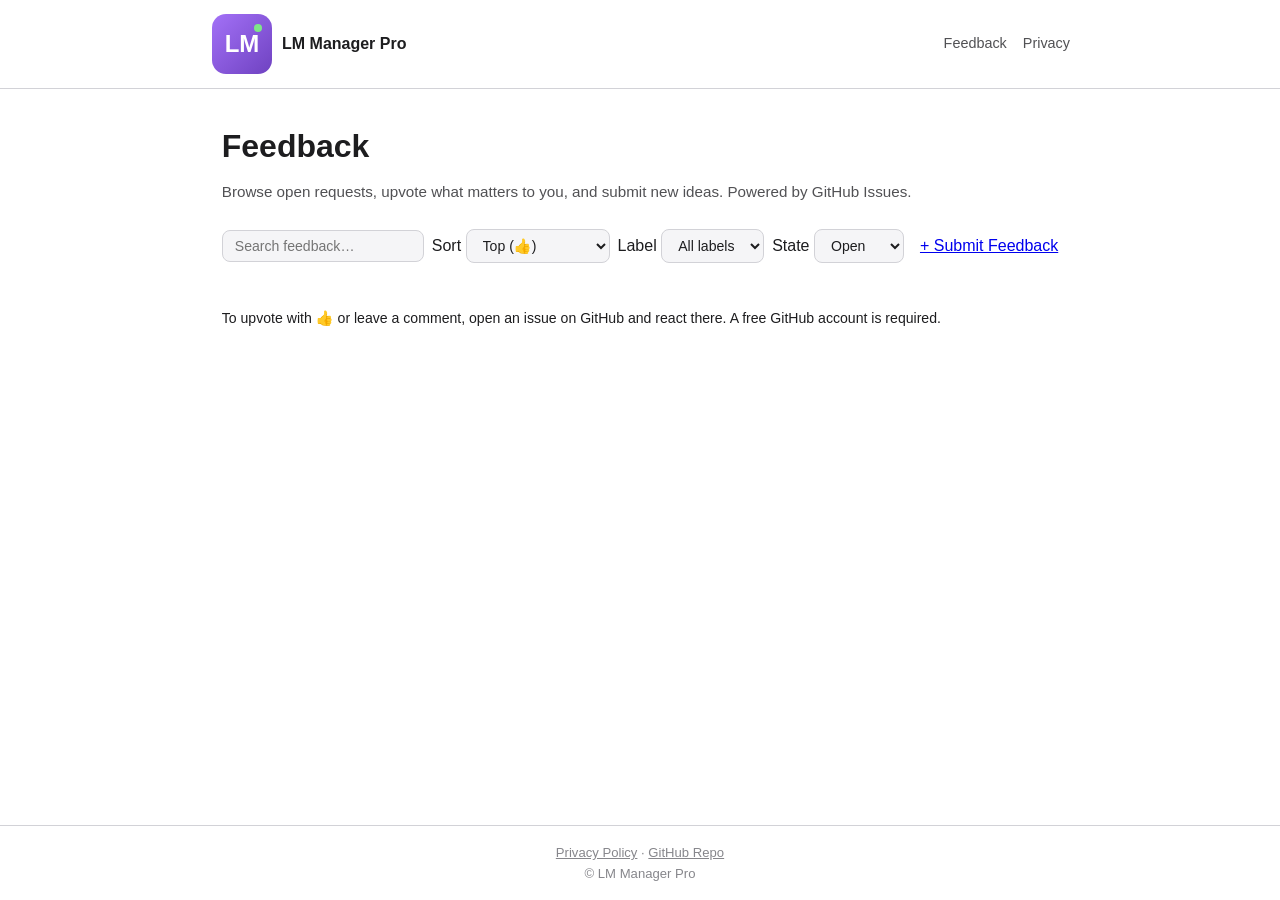
<file: website/index.html>
<!doctype html>
<html lang="en">
<head>
  <meta charset="utf-8" />
  <meta name="viewport" content="width=device-width, initial-scale=1" />
  <title>LM Manager Pro — Feedback</title>
  <meta name="description" content="Browse, upvote, and submit feature requests and bug reports for LM Manager Pro." />
  <meta name="color-scheme" content="light dark" />
  <link rel="icon" type="image/svg+xml" href="assets/icon.svg" />
  <link rel="stylesheet" href="assets/styles.css" />
</head>
<body>
  <header class="site-header">
    <div class="header-inner">
      <a class="brand" href="./">
        <img src="assets/icon.svg" alt="" />
        LM Manager Pro
      </a>
      <nav class="site-nav">
        <a href="./" class="active">Feedback</a>
        <a href="privacy.html">Privacy</a>
      </nav>
    </div>
  </header>

  <main class="container">
    <h1>Feedback</h1>
    <p class="tagline">
      Browse open requests, upvote what matters to you, and submit new ideas.
      Powered by GitHub Issues.
    </p>

    <div class="toolbar" role="region" aria-label="Filter and sort">
      <input
        type="search"
        id="search-input"
        placeholder="Search feedback…"
        aria-label="Search feedback"
      />
      <label>
        Sort
        <select id="sort-select" aria-label="Sort">
          <option value="top">Top (👍)</option>
          <option value="newest">Newest</option>
          <option value="comments">Most discussed</option>
        </select>
      </label>
      <label>
        Label
        <select id="label-select" aria-label="Filter by label">
          <option value="">All labels</option>
        </select>
      </label>
      <label>
        State
        <select id="state-select" aria-label="Filter by state">
          <option value="open">Open</option>
          <option value="all">All</option>
          <option value="closed">Closed</option>
        </select>
      </label>
      <span class="spacer"></span>
      <a id="submit-btn" class="btn primary" href="#" target="_blank" rel="noopener">
        + Submit Feedback
      </a>
    </div>

    <div id="status-banner" role="status" hidden></div>

    <ul id="issue-list" aria-live="polite"></ul>

    <p style="margin-top:24px; color: var(--text-muted); font-size: 0.88rem;">
      To upvote with 👍 or leave a comment, open an issue on GitHub and react there.
      A free GitHub account is required.
    </p>
  </main>

  <footer class="site-footer">
    <p>
      <a href="privacy.html">Privacy Policy</a> ·
      <a id="repo-link" href="#" target="_blank" rel="noopener">GitHub Repo</a>
    </p>
    <p>© LM Manager Pro</p>
  </footer>

  <script src="assets/feedback.js" defer></script>
</body>
</html>
</file>
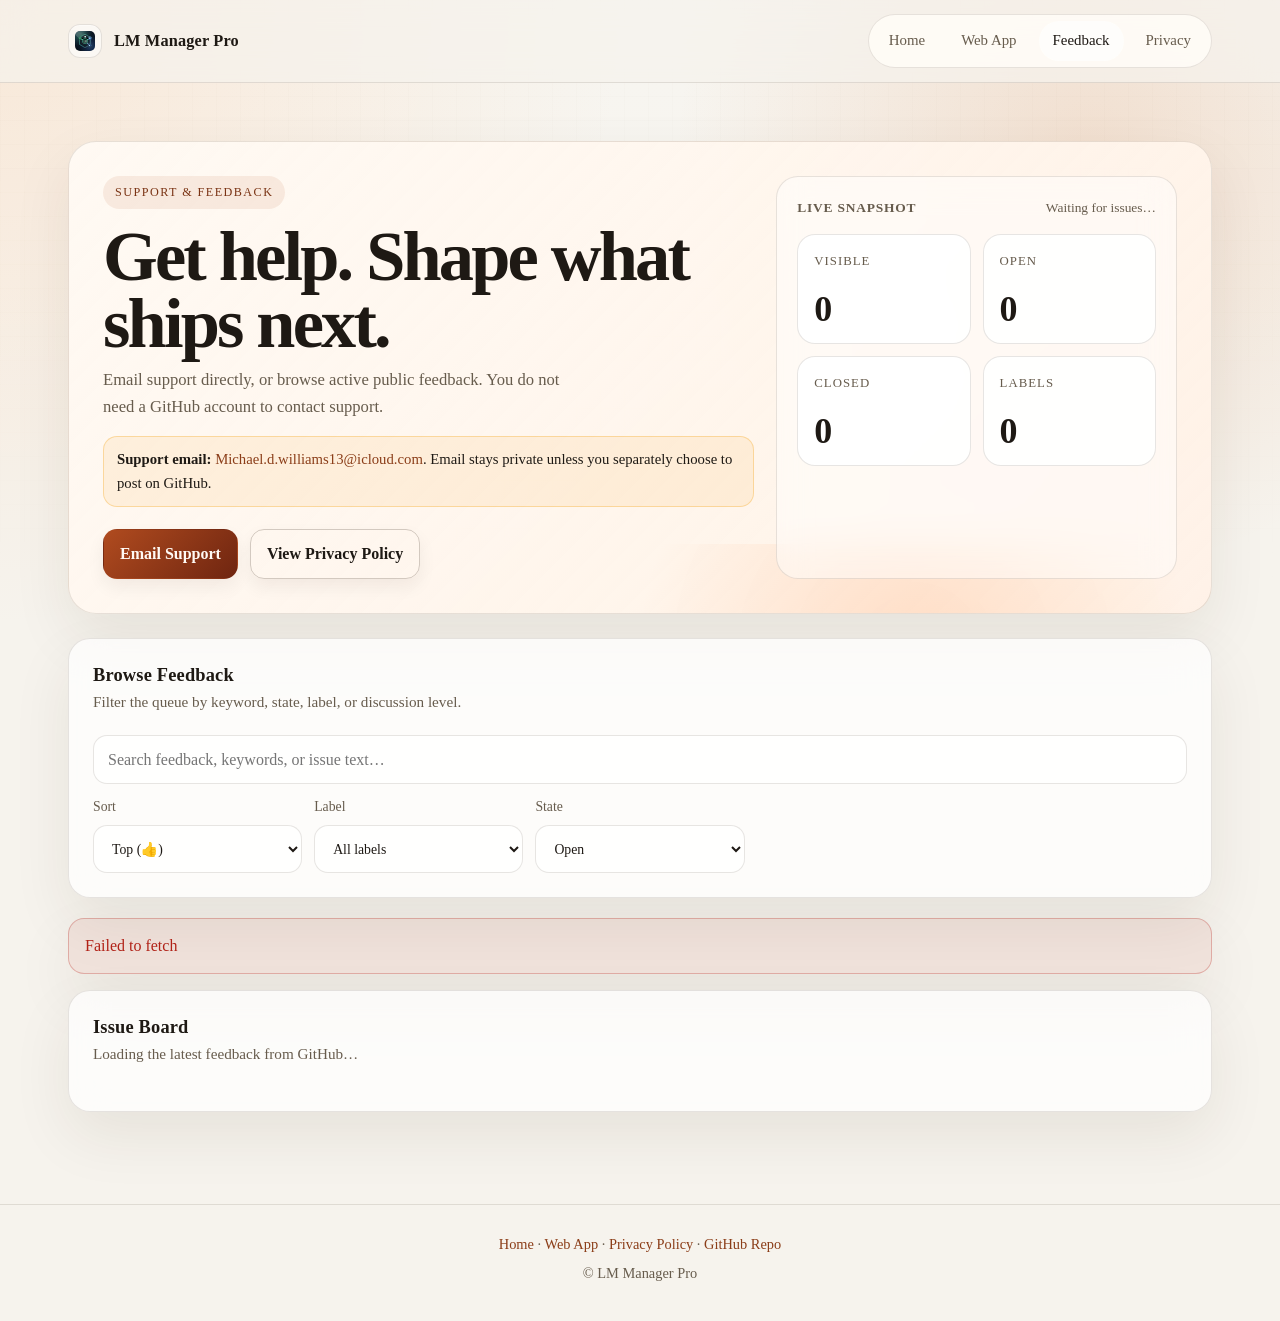
<file: feedback.html>
<!doctype html>
<html lang="en">
<head>
  <meta charset="utf-8" />
  <meta name="viewport" content="width=device-width, initial-scale=1" />
  <title>Support &amp; Feedback - LM Manager Pro</title>
  <meta name="description" content="Get support, report bugs, and request features for LM Manager Pro." />
  <meta name="color-scheme" content="light dark" />
  <meta property="og:title" content="LM Manager Pro Support &amp; Feedback" />
  <meta property="og:description" content="Get support, report bugs, and request features for LM Manager Pro." />
  <meta property="og:type" content="website" />
  <meta property="og:image" content="assets/screenshots/machines-dark.png" />
  <meta name="twitter:card" content="summary_large_image" />
  <meta name="twitter:title" content="LM Manager Pro Support &amp; Feedback" />
  <meta name="twitter:description" content="Get support, report bugs, and request features for LM Manager Pro." />
  <meta name="twitter:image" content="assets/screenshots/machines-dark.png" />
  <link rel="icon" type="image/svg+xml" href="assets/icon.svg" />
  <link rel="stylesheet" href="assets/styles.css" />
</head>
<body>
  <header class="site-header">
    <div class="header-inner">
      <a class="brand" href="./">
        <img src="assets/icon.svg" alt="" />
        <span class="brand-mark">LM Manager Pro</span>
      </a>
      <nav class="site-nav">
        <a href="./">Home</a>
        <a href="web/">Web App</a>
        <a href="feedback.html" class="active">Feedback</a>
        <a href="privacy.html">Privacy</a>
      </nav>
    </div>
  </header>

  <main class="container">
    <section class="hero hero-feedback">
      <div class="hero-copy">
        <span class="eyebrow">Support &amp; Feedback</span>
        <h1>Get help. Shape what ships next.</h1>
        <p class="tagline">
          Email support directly, or browse active public feedback. You do not
          need a GitHub account to contact support.
        </p>
        <p class="service-notice" role="note">
          <strong>Support email:</strong>
          <a href="mailto:Michael.d.williams13@icloud.com">Michael.d.williams13@icloud.com</a>.
          Email stays private unless you separately choose to post on GitHub.
        </p>
        <div class="hero-actions">
          <button id="submit-btn" class="btn primary">Email Support</button>
          <a class="btn ghost" href="privacy.html">View Privacy Policy</a>
        </div>
      </div>
      <div class="hero-panel">
        <div class="hero-panel-head">
          <span class="hero-panel-kicker">Live Snapshot</span>
          <span id="summary-state" class="hero-panel-note">Waiting for issues…</span>
        </div>
        <div class="summary-grid" aria-label="Feedback summary">
          <article class="summary-card">
            <span class="summary-label">Visible</span>
            <strong id="summary-visible">0</strong>
          </article>
          <article class="summary-card">
            <span class="summary-label">Open</span>
            <strong id="summary-open">0</strong>
          </article>
          <article class="summary-card">
            <span class="summary-label">Closed</span>
            <strong id="summary-closed">0</strong>
          </article>
          <article class="summary-card">
            <span class="summary-label">Labels</span>
            <strong id="summary-labels">0</strong>
          </article>
        </div>
      </div>
    </section>

    <section class="surface toolbar-surface" aria-label="Filter and sort">
      <div class="surface-head">
        <div>
          <h2>Browse Feedback</h2>
          <p>Filter the queue by keyword, state, label, or discussion level.</p>
        </div>
      </div>
      <div class="toolbar">
        <input
          type="search"
          id="search-input"
          placeholder="Search feedback, keywords, or issue text…"
          aria-label="Search feedback"
        />
        <label>
          Sort
          <select id="sort-select" aria-label="Sort">
            <option value="top">Top (👍)</option>
            <option value="newest">Newest</option>
            <option value="comments">Most discussed</option>
          </select>
        </label>
        <label>
          Label
          <select id="label-select" aria-label="Filter by label">
            <option value="">All labels</option>
          </select>
        </label>
        <label>
          State
          <select id="state-select" aria-label="Filter by state">
            <option value="open">Open</option>
            <option value="all">All</option>
            <option value="closed">Closed</option>
          </select>
        </label>
      </div>
    </section>

    <div id="status-banner" role="status" hidden></div>

    <section class="surface issue-surface">
      <div class="surface-head">
        <div>
          <h2>Issue Board</h2>
          <p id="results-copy">Loading the latest feedback from GitHub…</p>
        </div>
      </div>
      <ul id="issue-list" aria-live="polite"></ul>
    </section>

    <dialog id="submit-modal" aria-labelledby="modal-title">
      <form id="submit-form">
        <h2 id="modal-title">Email Support</h2>
        <label>
          Type
          <select id="issue-type">
            <option value="feature request">Feature Request</option>
            <option value="bug">Bug Report</option>
          </select>
        </label>
        <label>
          Title <span class="required" aria-hidden="true">*</span>
          <input type="text" id="issue-title" required maxlength="200" placeholder="Brief description…" />
        </label>
        <label>
          Details <span class="optional">(optional)</span>
          <textarea id="issue-body" rows="5" placeholder="Steps to reproduce, expected behaviour, etc."></textarea>
        </label>
        <p>This opens a private draft in your email app. Nothing is sent until you choose Send.</p>
        <div class="modal-actions">
          <button type="button" id="modal-cancel" class="btn">Cancel</button>
          <button type="submit" id="modal-submit" class="btn primary">Open Email</button>
        </div>
      </form>
    </dialog>
  </main>

  <footer class="site-footer">
    <p>
      <a href="./">Home</a> ·
      <a href="web/">Web App</a> ·
      <a href="privacy.html">Privacy Policy</a> ·
      <a id="repo-link" href="#" target="_blank" rel="noopener">GitHub Repo</a>
    </p>
    <p>© LM Manager Pro</p>
  </footer>

  <script src="assets/feedback.js" defer></script>
</body>
</html>
</file>
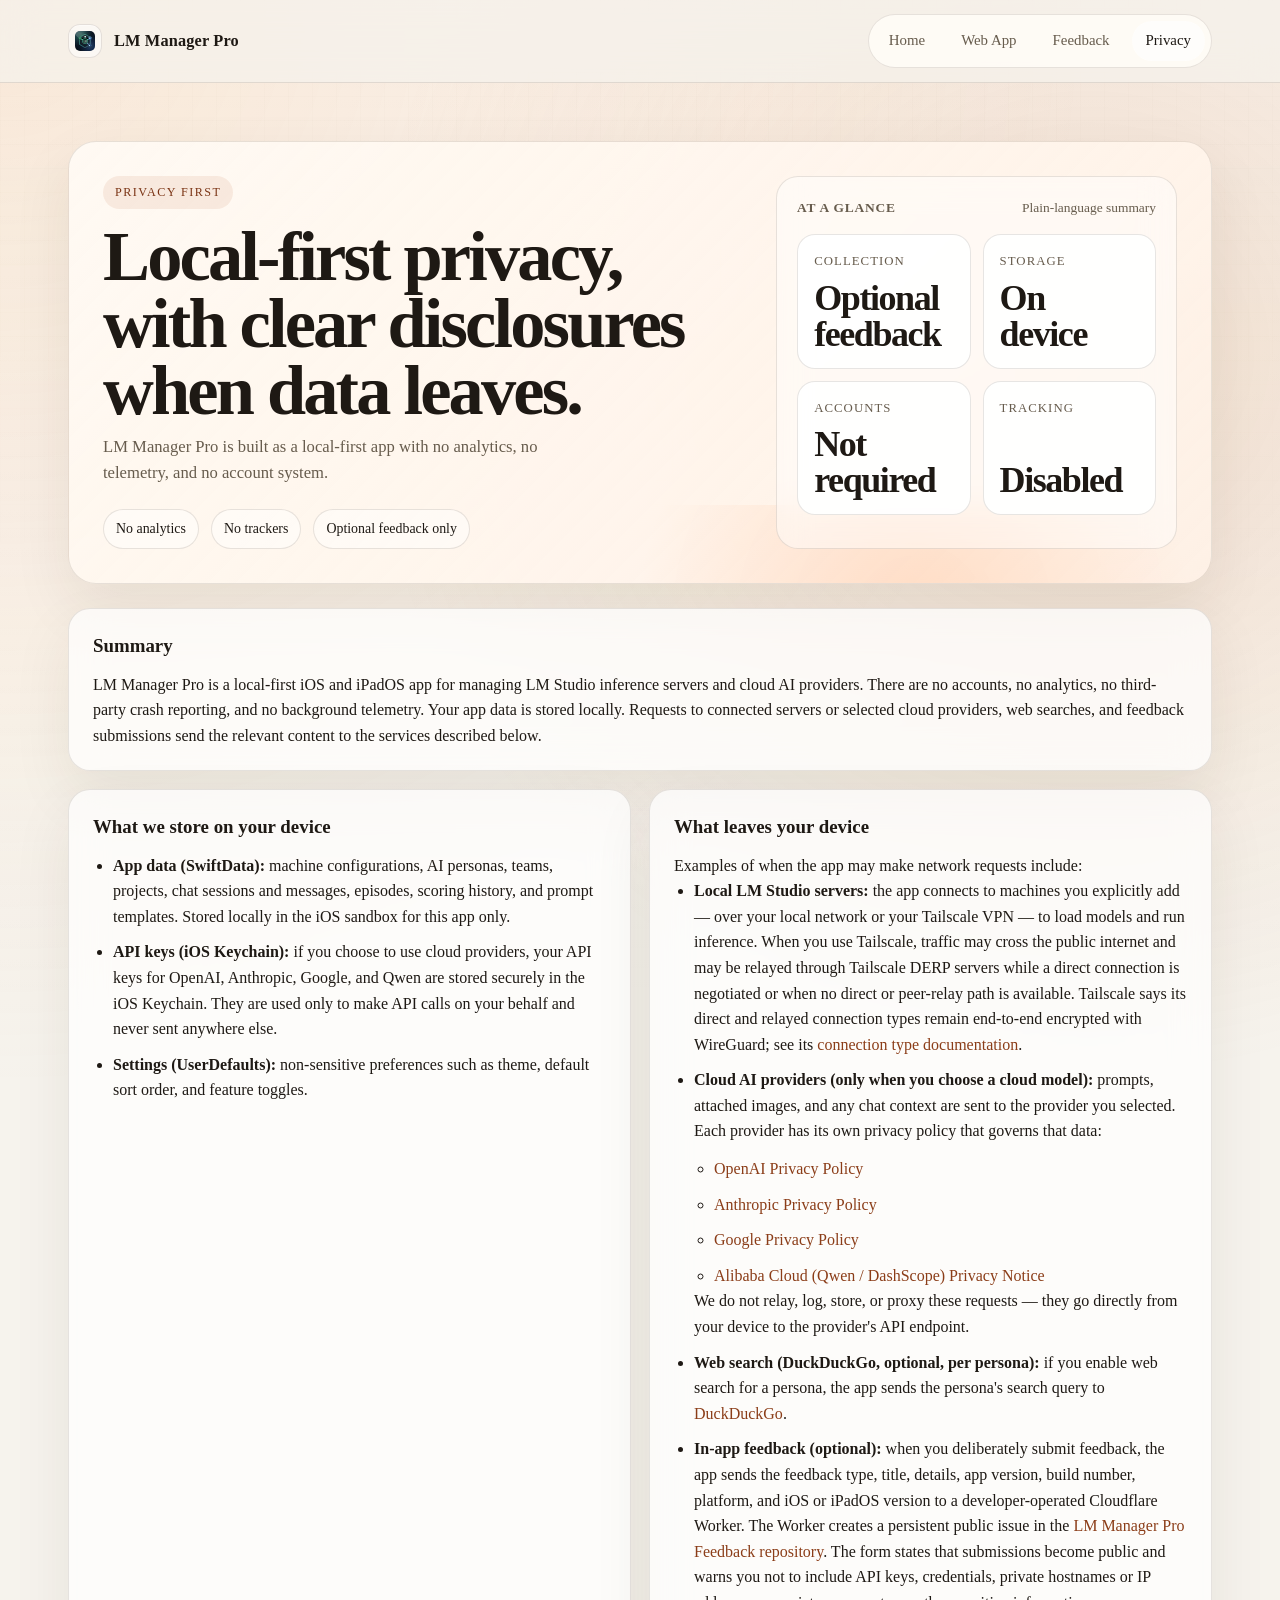
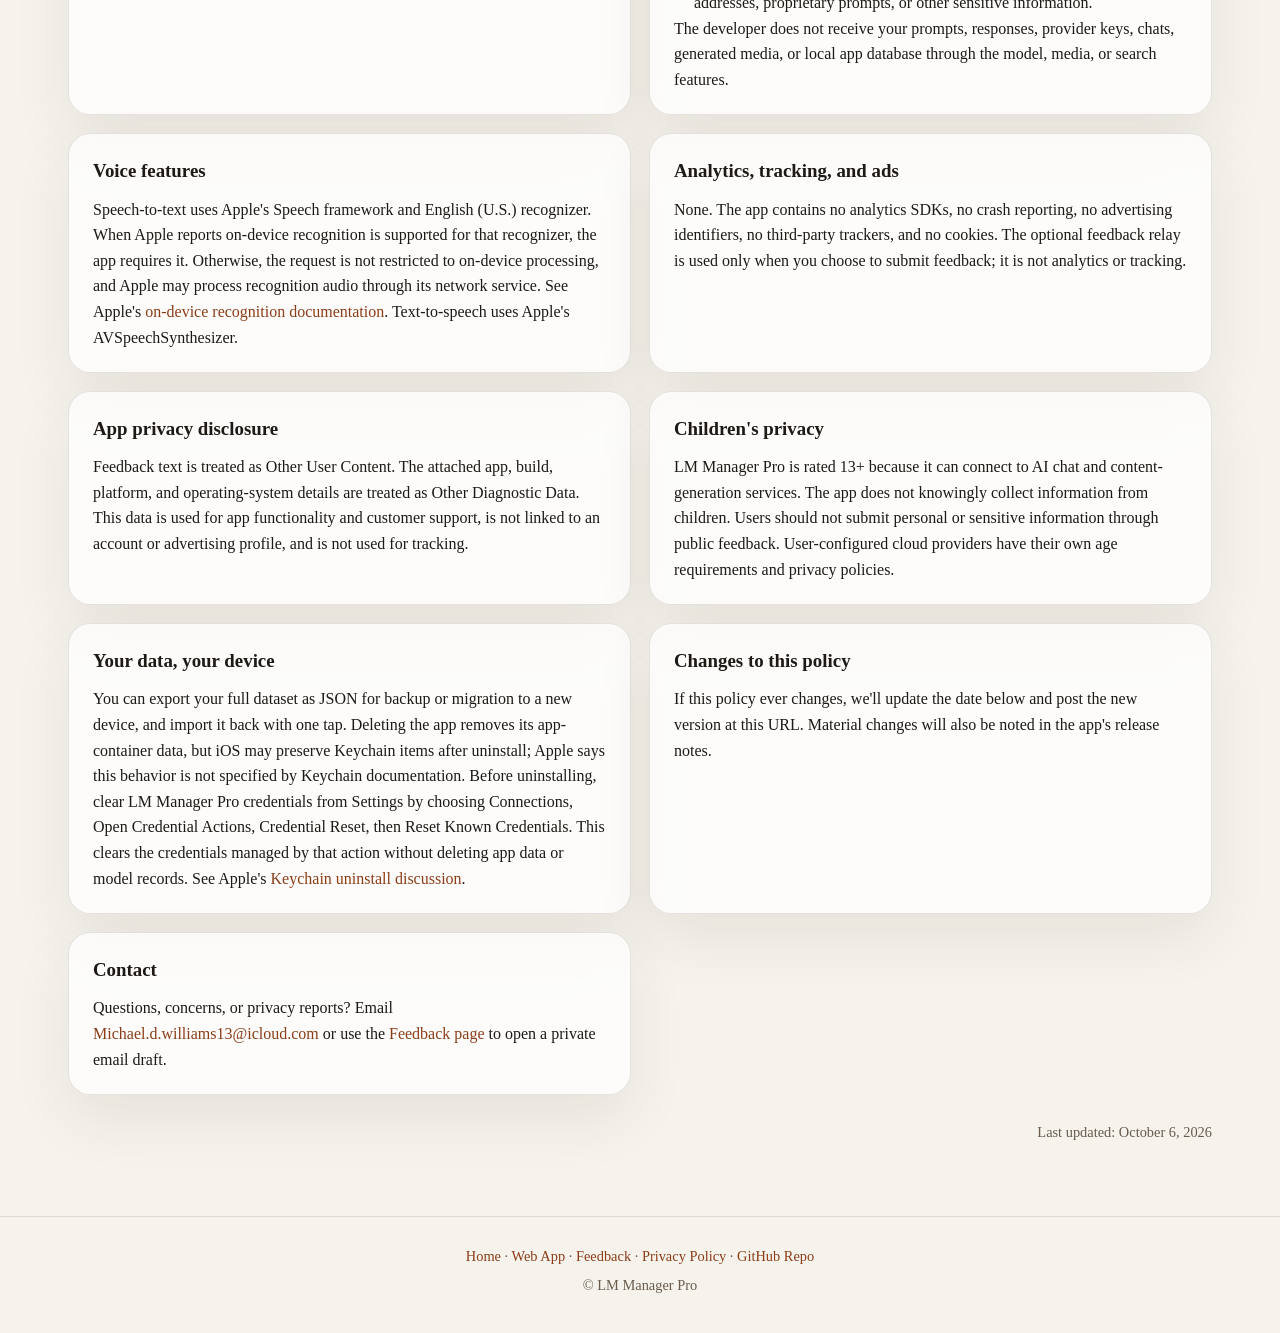
<file: privacy.html>
<!doctype html>
<html lang="en">
<head>
  <meta charset="utf-8" />
  <meta name="viewport" content="width=device-width, initial-scale=1" />
  <title>Privacy Policy - LM Manager Pro</title>
  <meta name="description" content="Privacy policy for LM Manager Pro, including local data storage, provider requests, and optional public feedback submissions." />
  <meta name="color-scheme" content="light dark" />
  <meta property="og:title" content="LM Manager Pro Privacy Policy" />
  <meta property="og:description" content="LM Manager Pro is local-first with no analytics, no telemetry, and no account system." />
  <meta property="og:type" content="website" />
  <meta property="og:image" content="assets/screenshots/machines-dark.png" />
  <meta name="twitter:card" content="summary_large_image" />
  <meta name="twitter:title" content="LM Manager Pro Privacy Policy" />
  <meta name="twitter:description" content="LM Manager Pro is local-first with no analytics, no telemetry, and no account system." />
  <meta name="twitter:image" content="assets/screenshots/machines-dark.png" />
  <link rel="icon" type="image/svg+xml" href="assets/icon.svg" />
  <link rel="stylesheet" href="assets/styles.css" />
</head>
<body>
  <header class="site-header">
    <div class="header-inner">
      <a class="brand" href="./">
        <img src="assets/icon.svg" alt="" />
        <span class="brand-mark">LM Manager Pro</span>
      </a>
      <nav class="site-nav">
        <a href="./">Home</a>
        <a href="web/">Web App</a>
        <a href="feedback.html">Feedback</a>
        <a href="privacy.html" class="active">Privacy</a>
      </nav>
    </div>
  </header>

  <main class="container prose">
    <section class="hero hero-privacy">
      <div class="hero-copy">
        <span class="eyebrow">Privacy First</span>
        <h1>Local-first privacy, with clear disclosures when data leaves.</h1>
        <p class="tagline">
          LM Manager Pro is built as a local-first app with no analytics, no
          telemetry, and no account system.
        </p>
        <div class="hero-badges">
          <span class="pill">No analytics</span>
          <span class="pill">No trackers</span>
          <span class="pill">Optional feedback only</span>
        </div>
      </div>
      <aside class="hero-panel policy-panel">
        <div class="hero-panel-head">
          <span class="hero-panel-kicker">At a Glance</span>
          <span class="hero-panel-note">Plain-language summary</span>
        </div>
        <div class="summary-grid policy-summary">
          <article class="summary-card">
            <span class="summary-label">Collection</span>
            <strong>Optional feedback</strong>
          </article>
          <article class="summary-card">
            <span class="summary-label">Storage</span>
            <strong>On device</strong>
          </article>
          <article class="summary-card">
            <span class="summary-label">Accounts</span>
            <strong>Not required</strong>
          </article>
          <article class="summary-card">
            <span class="summary-label">Tracking</span>
            <strong>Disabled</strong>
          </article>
        </div>
      </aside>
    </section>

    <section class="surface policy-card policy-intro">
      <h2>Summary</h2>
      <p>
        LM Manager Pro is a local-first iOS and iPadOS app for managing
        LM Studio inference servers and cloud AI providers. There are no
        accounts, no analytics, no third-party crash reporting, and no
        background telemetry. Your app data is stored locally. Requests to
        connected servers or selected cloud providers, web searches, and
        feedback submissions send the relevant content to the services
        described below.
      </p>
    </section>

    <section class="policy-grid">
      <article class="surface policy-card">
        <h2>What we store on your device</h2>
        <ul>
          <li>
            <strong>App data (SwiftData):</strong> machine configurations, AI personas,
            teams, projects, chat sessions and messages, episodes, scoring
            history, and prompt templates. Stored locally in the iOS sandbox
            for this app only.
          </li>
          <li>
            <strong>API keys (iOS Keychain):</strong> if you choose to use cloud
            providers, your API keys for OpenAI, Anthropic, Google, and Qwen
            are stored securely in the iOS Keychain. They are used only to
            make API calls on your behalf and never sent anywhere else.
          </li>
          <li>
            <strong>Settings (UserDefaults):</strong> non-sensitive preferences
            such as theme, default sort order, and feature toggles.
          </li>
        </ul>
      </article>

      <article class="surface policy-card">
        <h2>What leaves your device</h2>
        <p>Examples of when the app may make network requests include:</p>
        <ul>
          <li>
            <strong>Local LM Studio servers:</strong> the app connects to machines you
            explicitly add — over your local network or your Tailscale VPN —
            to load models and run inference. When you use Tailscale, traffic may
            cross the public internet and may be relayed through Tailscale DERP
            servers while a direct connection is negotiated or when no direct or
            peer-relay path is available. Tailscale says its direct and relayed
            connection types remain end-to-end encrypted with WireGuard; see its
            <a href="https://tailscale.com/docs/reference/connection-types" target="_blank" rel="noopener">connection type documentation</a>.
          </li>
          <li>
            <strong>Cloud AI providers (only when you choose a cloud model):</strong>
            prompts, attached images, and any chat context are sent to the
            provider you selected. Each provider has its own privacy policy
            that governs that data:
            <ul>
              <li><a href="https://openai.com/policies/privacy-policy" target="_blank" rel="noopener">OpenAI Privacy Policy</a></li>
              <li><a href="https://www.anthropic.com/legal/privacy" target="_blank" rel="noopener">Anthropic Privacy Policy</a></li>
              <li><a href="https://policies.google.com/privacy" target="_blank" rel="noopener">Google Privacy Policy</a></li>
              <li><a href="https://www.alibabacloud.com/help/en/legal/latest/alibaba-cloud-international-website-product-privacy-notice" target="_blank" rel="noopener">Alibaba Cloud (Qwen / DashScope) Privacy Notice</a></li>
            </ul>
            We do not relay, log, store, or proxy these requests — they go directly
            from your device to the provider's API endpoint.
          </li>
          <li>
            <strong>Web search (DuckDuckGo, optional, per persona):</strong> if you enable
            web search for a persona, the app sends the persona's search query
            to <a href="https://duckduckgo.com/privacy" target="_blank" rel="noopener">DuckDuckGo</a>.
          </li>
          <li>
            <strong>In-app feedback (optional):</strong> when you deliberately submit
            feedback, the app sends the feedback type, title, details, app
            version, build number, platform, and iOS or iPadOS version to a
            developer-operated Cloudflare Worker. The Worker creates a
            persistent public issue in the
            <a href="https://github.com/Sankofa06/LMManagerProFeedback/issues" target="_blank" rel="noopener">LM Manager Pro Feedback repository</a>.
            The form states that submissions become public and warns you not to
            include API keys, credentials, private hostnames or IP addresses,
            proprietary prompts, or other sensitive information.
          </li>
        </ul>
        <p>
          The developer does not receive your prompts, responses, provider
          keys, chats, generated media, or local app database through the
          model, media, or search features.
        </p>
      </article>

      <article class="surface policy-card">
        <h2>Voice features</h2>
        <p>
          Speech-to-text uses Apple's Speech framework and English (U.S.)
          recognizer. When Apple reports on-device recognition is supported for
          that recognizer, the app requires it. Otherwise, the request is not
          restricted to on-device processing, and Apple may process recognition
          audio through its network service. See Apple's
          <a href="https://developer.apple.com/documentation/speech/sfspeechrecognizer/supportsondevicerecognition" target="_blank" rel="noopener">on-device recognition documentation</a>.
          Text-to-speech uses Apple's AVSpeechSynthesizer.
        </p>
      </article>

      <article class="surface policy-card">
        <h2>Analytics, tracking, and ads</h2>
        <p>
          None. The app contains no analytics SDKs, no crash reporting,
          no advertising identifiers, no third-party trackers, and no cookies.
          The optional feedback relay is used only when you choose to submit
          feedback; it is not analytics or tracking.
        </p>
      </article>

      <article class="surface policy-card">
        <h2>App privacy disclosure</h2>
        <p>
          Feedback text is treated as Other User Content. The attached app,
          build, platform, and operating-system details are treated as Other
          Diagnostic Data. This data is used for app functionality and
          customer support, is not linked to an account or advertising profile,
          and is not used for tracking.
        </p>
      </article>

      <article class="surface policy-card">
        <h2>Children's privacy</h2>
        <p>
          LM Manager Pro is rated 13+ because it can connect to AI chat and
          content-generation services. The app does not knowingly collect
          information from children. Users should not submit personal or
          sensitive information through public feedback. User-configured cloud
          providers have their own age requirements and privacy policies.
        </p>
      </article>

      <article class="surface policy-card">
        <h2>Your data, your device</h2>
        <p>
          You can export your full dataset as JSON for backup or migration to a
          new device, and import it back with one tap. Deleting the app removes
          its app-container data, but iOS may preserve Keychain items after
          uninstall; Apple says this behavior is not specified by Keychain
          documentation. Before uninstalling, clear LM Manager Pro credentials
          from Settings by choosing Connections, Open Credential Actions,
          Credential Reset, then Reset Known Credentials. This clears the
          credentials managed by that action without deleting app data or model
          records. See Apple's
          <a href="https://developer.apple.com/forums/thread/36442" target="_blank" rel="noopener">Keychain uninstall discussion</a>.
        </p>
      </article>

      <article class="surface policy-card">
        <h2>Changes to this policy</h2>
        <p>
          If this policy ever changes, we'll update the date below and post the
          new version at this URL. Material changes will also be noted in the
          app's release notes.
        </p>
      </article>

      <article class="surface policy-card">
        <h2>Contact</h2>
        <p>
          Questions, concerns, or privacy reports?
          Email <a href="mailto:Michael.d.williams13@icloud.com">Michael.d.williams13@icloud.com</a>
          or use the <a href="feedback.html">Feedback page</a> to open a private email draft.
        </p>
      </article>
    </section>

    <p class="updated">Last updated: October 6, 2026</p>
  </main>

  <footer class="site-footer">
    <p>
      <a href="./">Home</a> ·
      <a href="web/">Web App</a> ·
      <a href="feedback.html">Feedback</a> ·
      <a href="privacy.html">Privacy Policy</a> ·
      <a href="https://github.com/sankofa06/LMManagerProFeedback" target="_blank" rel="noopener">GitHub Repo</a>
    </p>
    <p>© LM Manager Pro</p>
  </footer>
</body>
</html>
</file>
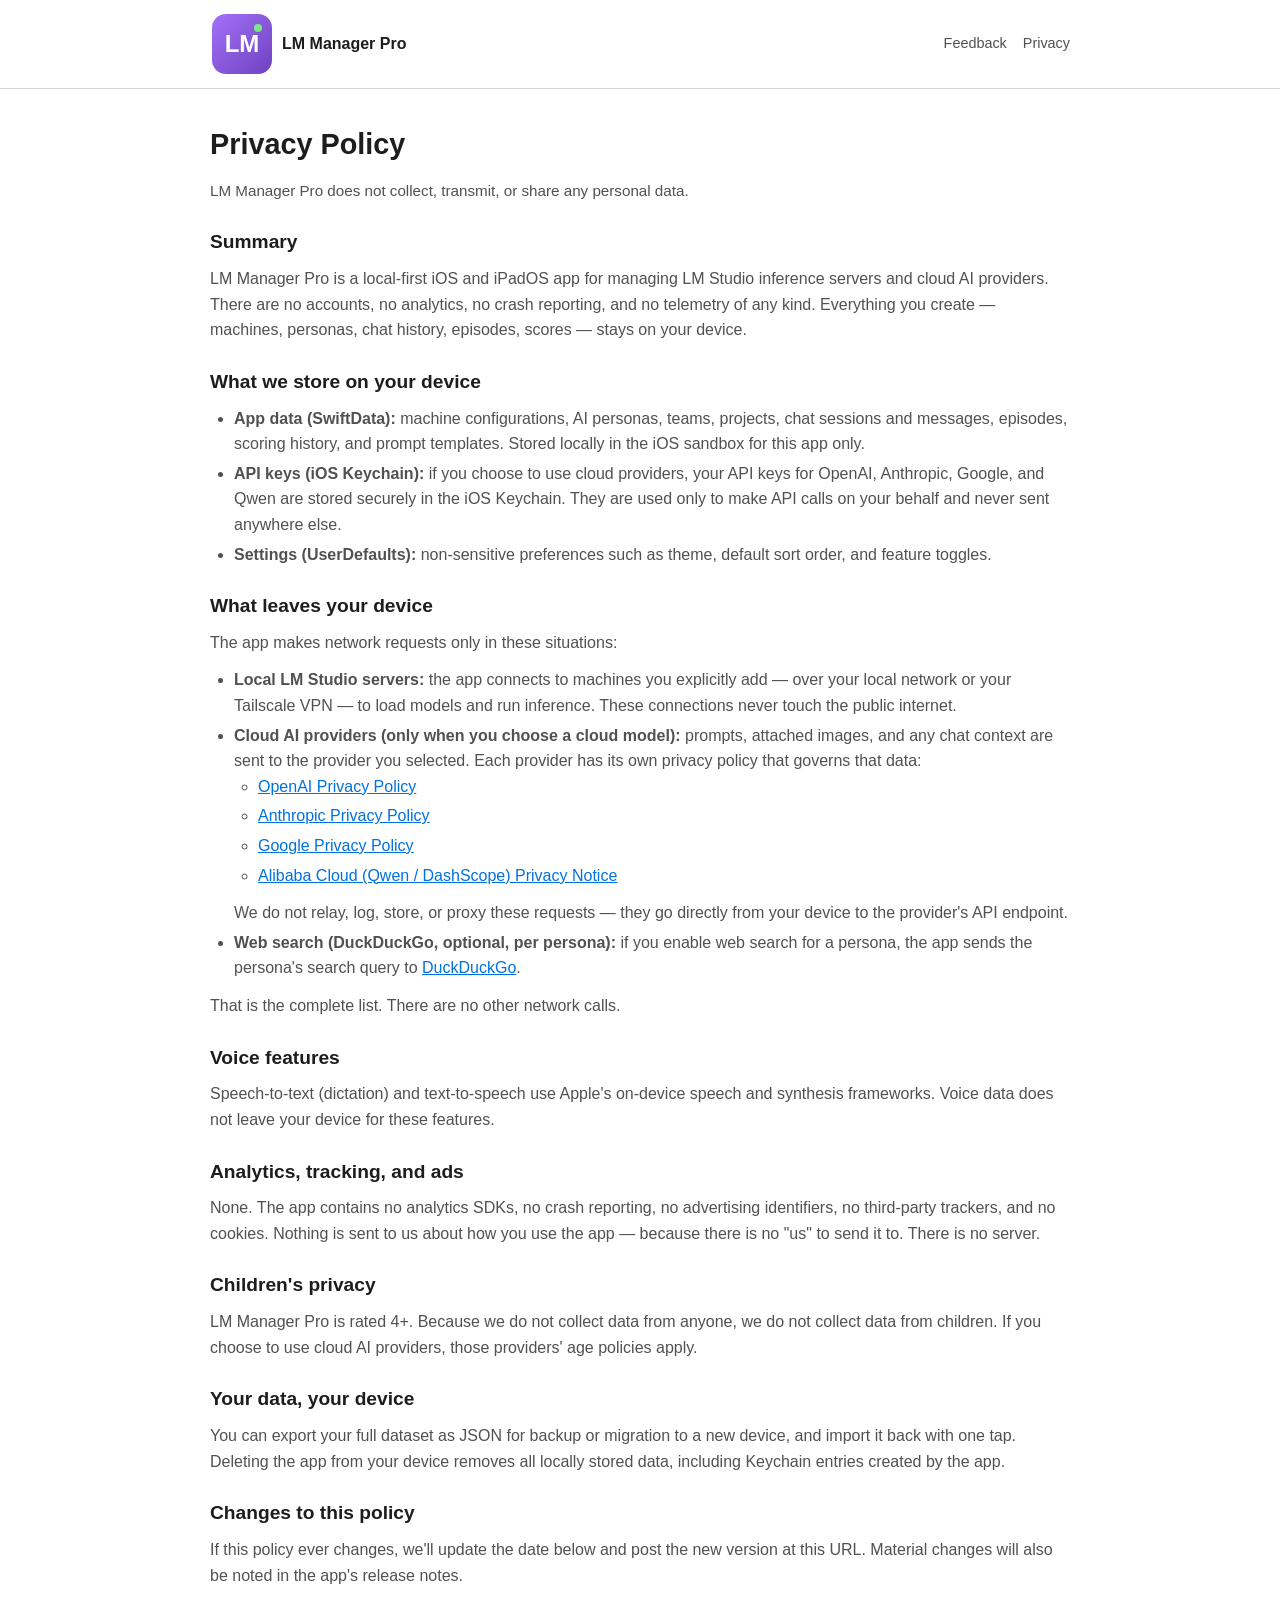
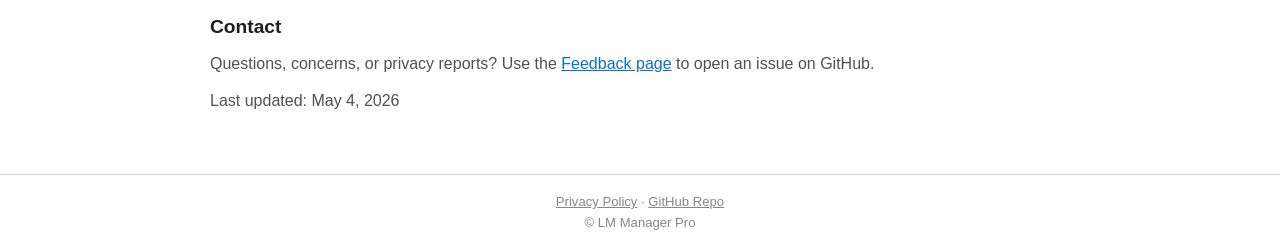
<file: website/privacy.html>
<!doctype html>
<html lang="en">
<head>
  <meta charset="utf-8" />
  <meta name="viewport" content="width=device-width, initial-scale=1" />
  <title>Privacy Policy — LM Manager Pro</title>
  <meta name="description" content="Privacy policy for LM Manager Pro. We do not collect, transmit, or share any personal data." />
  <meta name="color-scheme" content="light dark" />
  <link rel="icon" type="image/svg+xml" href="assets/icon.svg" />
  <link rel="stylesheet" href="assets/styles.css" />
</head>
<body>
  <header class="site-header">
    <div class="header-inner">
      <a class="brand" href="./">
        <img src="assets/icon.svg" alt="" />
        LM Manager Pro
      </a>
      <nav class="site-nav">
        <a href="./">Feedback</a>
        <a href="privacy.html" class="active">Privacy</a>
      </nav>
    </div>
  </header>

  <main class="container prose">
    <h1>Privacy Policy</h1>
    <p class="tagline">
      LM Manager Pro does not collect, transmit, or share any personal data.
    </p>

    <h2>Summary</h2>
    <p>
      LM Manager Pro is a local-first iOS and iPadOS app for managing
      LM Studio inference servers and cloud AI providers. There are no
      accounts, no analytics, no crash reporting, and no telemetry of any
      kind. Everything you create — machines, personas, chat history,
      episodes, scores — stays on your device.
    </p>

    <h2>What we store on your device</h2>
    <ul>
      <li>
        <strong>App data (SwiftData):</strong> machine configurations, AI personas,
        teams, projects, chat sessions and messages, episodes, scoring
        history, and prompt templates. Stored locally in the iOS sandbox
        for this app only.
      </li>
      <li>
        <strong>API keys (iOS Keychain):</strong> if you choose to use cloud
        providers, your API keys for OpenAI, Anthropic, Google, and Qwen
        are stored securely in the iOS Keychain. They are used only to
        make API calls on your behalf and never sent anywhere else.
      </li>
      <li>
        <strong>Settings (UserDefaults):</strong> non-sensitive preferences
        such as theme, default sort order, and feature toggles.
      </li>
    </ul>

    <h2>What leaves your device</h2>
    <p>The app makes network requests only in these situations:</p>
    <ul>
      <li>
        <strong>Local LM Studio servers:</strong> the app connects to machines you
        explicitly add — over your local network or your Tailscale VPN —
        to load models and run inference. These connections never touch
        the public internet.
      </li>
      <li>
        <strong>Cloud AI providers (only when you choose a cloud model):</strong>
        prompts, attached images, and any chat context are sent to the
        provider you selected. Each provider has its own privacy policy
        that governs that data:
        <ul>
          <li><a href="https://openai.com/policies/privacy-policy" target="_blank" rel="noopener">OpenAI Privacy Policy</a></li>
          <li><a href="https://www.anthropic.com/legal/privacy" target="_blank" rel="noopener">Anthropic Privacy Policy</a></li>
          <li><a href="https://policies.google.com/privacy" target="_blank" rel="noopener">Google Privacy Policy</a></li>
          <li><a href="https://www.alibabacloud.com/help/en/legal/latest/alibaba-cloud-international-website-product-privacy-notice" target="_blank" rel="noopener">Alibaba Cloud (Qwen / DashScope) Privacy Notice</a></li>
        </ul>
        We do not relay, log, store, or proxy these requests — they go directly
        from your device to the provider's API endpoint.
      </li>
      <li>
        <strong>Web search (DuckDuckGo, optional, per persona):</strong> if you enable
        web search for a persona, the app sends the persona's search query
        to <a href="https://duckduckgo.com/privacy" target="_blank" rel="noopener">DuckDuckGo</a>.
      </li>
    </ul>
    <p>That is the complete list. There are no other network calls.</p>

    <h2>Voice features</h2>
    <p>
      Speech-to-text (dictation) and text-to-speech use Apple's on-device
      speech and synthesis frameworks. Voice data does not leave your
      device for these features.
    </p>

    <h2>Analytics, tracking, and ads</h2>
    <p>
      None. The app contains no analytics SDKs, no crash reporting,
      no advertising identifiers, no third-party trackers, and no cookies.
      Nothing is sent to us about how you use the app — because there is
      no "us" to send it to. There is no server.
    </p>

    <h2>Children's privacy</h2>
    <p>
      LM Manager Pro is rated 4+. Because we do not collect data from
      anyone, we do not collect data from children. If you choose to use
      cloud AI providers, those providers' age policies apply.
    </p>

    <h2>Your data, your device</h2>
    <p>
      You can export your full dataset as JSON for backup or migration to a
      new device, and import it back with one tap. Deleting the app from
      your device removes all locally stored data, including Keychain entries
      created by the app.
    </p>

    <h2>Changes to this policy</h2>
    <p>
      If this policy ever changes, we'll update the date below and post the
      new version at this URL. Material changes will also be noted in the
      app's release notes.
    </p>

    <h2>Contact</h2>
    <p>
      Questions, concerns, or privacy reports?
      Use the <a href="./">Feedback page</a> to open an issue on GitHub.
    </p>

    <p class="updated">Last updated: May 4, 2026</p>
  </main>

  <footer class="site-footer">
    <p>
      <a href="privacy.html">Privacy Policy</a> ·
      <a href="https://github.com/sankofa06/LMManagerProFeedback" target="_blank" rel="noopener">GitHub Repo</a>
    </p>
    <p>© LM Manager Pro</p>
  </footer>
</body>
</html>
</file>
<file: assets/styles.css>
:root {
  --bg: #f6f3ed;
  --bg-soft: rgba(255, 255, 255, 0.72);
  --bg-elev: rgba(255, 252, 247, 0.88);
  --bg-card: rgba(255, 255, 255, 0.92);
  --border: rgba(56, 44, 30, 0.12);
  --border-strong: rgba(56, 44, 30, 0.22);
  --text: #1e1914;
  --text-muted: #675c4d;
  --text-link: #8b3d18;
  --accent: #b04b1f;
  --accent-strong: #6f2510;
  --accent-contrast: #fffaf5;
  --chip-bg: rgba(176, 75, 31, 0.09);
  --chip-text: #7a3314;
  --success: #265b45;
  --error: #b42318;
  --shadow: 0 24px 60px rgba(50, 33, 16, 0.08);
  --radius: 22px;
  --radius-sm: 14px;
  --max-w: 1180px;
}

@media (prefers-color-scheme: dark) {
  :root {
    --bg: #120f0c;
    --bg-soft: rgba(29, 25, 20, 0.78);
    --bg-elev: rgba(24, 20, 16, 0.86);
    --bg-card: rgba(30, 26, 22, 0.92);
    --border: rgba(255, 244, 231, 0.1);
    --border-strong: rgba(255, 244, 231, 0.18);
    --text: #f8f0e6;
    --text-muted: #c8b8a6;
    --text-link: #ff9a67;
    --accent: #ff8d59;
    --accent-strong: #ffc2a3;
    --accent-contrast: #1b130e;
    --chip-bg: rgba(255, 141, 89, 0.15);
    --chip-text: #ffd5c1;
    --success: #7fddb1;
    --error: #ff8b7a;
    --shadow: 0 26px 70px rgba(0, 0, 0, 0.38);
  }
}

* { box-sizing: border-box; }

html, body {
  margin: 0;
  padding: 0;
  min-height: 100%;
  background:
    radial-gradient(circle at top left, rgba(255, 180, 120, 0.2), transparent 34%),
    radial-gradient(circle at 85% 12%, rgba(214, 122, 58, 0.18), transparent 26%),
    linear-gradient(180deg, rgba(255, 255, 255, 0.2), transparent 34%),
    var(--bg);
  color: var(--text);
  font-family: "Iowan Old Style", "Palatino Linotype", "Book Antiqua", Palatino, Georgia, serif;
  font-size: 16px;
  line-height: 1.6;
  -webkit-font-smoothing: antialiased;
}

body::before {
  content: "";
  position: fixed;
  inset: 0;
  pointer-events: none;
  background-image:
    linear-gradient(rgba(127, 90, 47, 0.04) 1px, transparent 1px),
    linear-gradient(90deg, rgba(127, 90, 47, 0.04) 1px, transparent 1px);
  background-size: 24px 24px;
  mask-image: linear-gradient(180deg, rgba(0, 0, 0, 0.35), transparent 70%);
}

a {
  color: var(--text-link);
  text-decoration: none;
}

a:hover { text-decoration: underline; }

button,
input,
select,
textarea {
  font: inherit;
}

.container {
  max-width: var(--max-w);
  margin: 0 auto;
  padding: 28px 18px 72px;
}

.surface {
  background: var(--bg-soft);
  border: 1px solid var(--border);
  border-radius: var(--radius);
  box-shadow: var(--shadow);
  backdrop-filter: blur(18px);
}

.surface-head {
  display: flex;
  align-items: end;
  justify-content: space-between;
  gap: 16px;
  padding: 22px 24px 0;
}

.surface-head h2,
.surface-head p {
  margin: 0;
}

.surface-head h2 {
  font-size: 1.15rem;
  letter-spacing: 0.01em;
}

.surface-head p {
  color: var(--text-muted);
  font-size: 0.95rem;
}

.eyebrow {
  display: inline-flex;
  align-items: center;
  gap: 8px;
  padding: 7px 12px;
  border-radius: 999px;
  background: var(--chip-bg);
  color: var(--chip-text);
  font-size: 0.76rem;
  letter-spacing: 0.12em;
  text-transform: uppercase;
}

.site-header {
  position: sticky;
  top: 0;
  z-index: 10;
  border-bottom: 1px solid var(--border);
  background: rgba(246, 243, 237, 0.7);
  backdrop-filter: blur(18px);
}

@media (prefers-color-scheme: dark) {
  .site-header {
    background: rgba(18, 15, 12, 0.72);
  }
}

.header-inner {
  max-width: var(--max-w);
  margin: 0 auto;
  padding: 14px 18px;
  display: flex;
  align-items: center;
  justify-content: space-between;
  gap: 16px;
  flex-wrap: wrap;
}

.brand {
  display: inline-flex;
  align-items: center;
  gap: 12px;
  color: var(--text);
  font-weight: 700;
  letter-spacing: 0.01em;
}

.brand:hover {
  text-decoration: none;
}

.brand img {
  width: 34px;
  height: 34px;
  padding: 6px;
  border-radius: 12px;
  background: rgba(255, 255, 255, 0.5);
  border: 1px solid var(--border);
  box-shadow: inset 0 1px 0 rgba(255, 255, 255, 0.4);
}

.brand-mark {
  font-size: 1.02rem;
}

.site-nav {
  display: inline-flex;
  align-items: center;
  gap: 8px;
  padding: 6px;
  border-radius: 999px;
  background: var(--bg-elev);
  border: 1px solid var(--border);
}

.site-nav a {
  padding: 8px 14px;
  border-radius: 999px;
  color: var(--text-muted);
  font-size: 0.93rem;
  transition: background 120ms ease, color 120ms ease;
}

.site-nav a.active,
.site-nav a:hover {
  color: var(--text);
  background: rgba(255, 255, 255, 0.56);
  text-decoration: none;
}

.hero {
  display: grid;
  gap: 22px;
  margin-top: 16px;
  margin-bottom: 24px;
  padding: 24px;
  border-radius: calc(var(--radius) + 6px);
  background:
    linear-gradient(135deg, rgba(255, 249, 242, 0.94), rgba(255, 238, 224, 0.72)),
    var(--bg-soft);
  border: 1px solid var(--border);
  box-shadow: var(--shadow);
  position: relative;
  overflow: hidden;
}

@media (prefers-color-scheme: dark) {
  .hero {
    background:
      linear-gradient(135deg, rgba(49, 36, 28, 0.96), rgba(25, 20, 16, 0.84)),
      var(--bg-soft);
  }
}

.hero::after {
  content: "";
  position: absolute;
  inset: auto -10% -32% 38%;
  height: 220px;
  background: radial-gradient(circle, rgba(255, 162, 104, 0.28), transparent 65%);
  pointer-events: none;
}

.hero-copy,
.hero-panel {
  position: relative;
  z-index: 1;
}

.hero h1 {
  margin: 14px 0 10px;
  font-size: clamp(2.3rem, 6vw, 4.4rem);
  line-height: 0.95;
  letter-spacing: -0.04em;
}

.tagline {
  margin: 0;
  max-width: 56ch;
  color: var(--text-muted);
  font-size: 1.04rem;
}

.hero-actions,
.hero-badges {
  display: flex;
  flex-wrap: wrap;
  gap: 12px;
  margin-top: 22px;
}

.service-notice {
  max-width: 680px;
  margin: 16px 0 0;
  padding: 11px 13px;
  border: 1px solid rgba(245, 158, 11, 0.3);
  border-radius: var(--radius-sm);
  background: rgba(245, 158, 11, 0.09);
  color: var(--text);
  font-size: 0.92rem;
}

.pill {
  display: inline-flex;
  align-items: center;
  padding: 8px 12px;
  border-radius: 999px;
  background: rgba(255, 255, 255, 0.46);
  border: 1px solid var(--border);
  color: var(--text);
  font-size: 0.87rem;
}

.hero-panel {
  align-self: stretch;
  display: flex;
  flex-direction: column;
  gap: 16px;
  padding: 20px;
  border-radius: var(--radius);
  background: rgba(255, 255, 255, 0.46);
  border: 1px solid var(--border);
  backdrop-filter: blur(16px);
}

@media (prefers-color-scheme: dark) {
  .hero-panel {
    background: rgba(14, 12, 9, 0.32);
  }
}

.hero-panel-head {
  display: flex;
  flex-wrap: wrap;
  justify-content: space-between;
  gap: 8px;
}

.hero-panel-kicker,
.hero-panel-note {
  font-size: 0.84rem;
  color: var(--text-muted);
}

.hero-panel-kicker {
  font-weight: 700;
  letter-spacing: 0.06em;
  text-transform: uppercase;
}

.summary-grid {
  display: grid;
  grid-template-columns: repeat(2, minmax(0, 1fr));
  gap: 12px;
}

.summary-card {
  min-height: 110px;
  display: flex;
  flex-direction: column;
  justify-content: space-between;
  gap: 8px;
  padding: 16px;
  border-radius: 18px;
  background: var(--bg-card);
  border: 1px solid var(--border);
}

.summary-card strong {
  font-size: clamp(1.5rem, 3vw, 2.25rem);
  line-height: 1;
  letter-spacing: -0.04em;
}

.summary-label {
  color: var(--text-muted);
  font-size: 0.8rem;
  letter-spacing: 0.08em;
  text-transform: uppercase;
}

.toolbar-surface,
.issue-surface {
  margin-bottom: 20px;
}

.toolbar {
  display: grid;
  grid-template-columns: repeat(auto-fit, minmax(180px, 1fr));
  gap: 12px;
  padding: 20px 24px 24px;
}

.toolbar input[type="search"],
.toolbar select,
dialog input[type="text"],
dialog select,
dialog textarea {
  width: 100%;
  min-height: 48px;
  padding: 11px 14px;
  border: 1px solid var(--border);
  border-radius: 14px;
  background: rgba(255, 255, 255, 0.76);
  color: var(--text);
}

@media (prefers-color-scheme: dark) {
  .toolbar input[type="search"],
  .toolbar select,
  dialog input[type="text"],
  dialog select,
  dialog textarea {
    background: rgba(17, 15, 13, 0.72);
  }
}

.toolbar label,
dialog label {
  display: flex;
  flex-direction: column;
  gap: 7px;
  color: var(--text-muted);
  font-size: 0.86rem;
}

.toolbar input[type="search"] {
  grid-column: 1 / -1;
}

.btn {
  display: inline-flex;
  align-items: center;
  justify-content: center;
  gap: 8px;
  min-height: 46px;
  padding: 11px 16px;
  border-radius: 14px;
  border: 1px solid var(--border-strong);
  background: rgba(255, 255, 255, 0.56);
  color: var(--text);
  font-weight: 600;
  cursor: pointer;
  box-shadow: 0 8px 18px rgba(40, 24, 10, 0.06);
}

.btn:hover {
  text-decoration: none;
  transform: translateY(-1px);
}

.btn.primary {
  background: linear-gradient(135deg, var(--accent), var(--accent-strong));
  color: var(--accent-contrast);
  border-color: transparent;
}

.btn.ghost {
  background: transparent;
}

#status-banner {
  margin-bottom: 16px;
  padding: 14px 16px;
  border-radius: 16px;
  border: 1px solid var(--border);
  background: var(--bg-soft);
  color: var(--text-muted);
  box-shadow: var(--shadow);
}

#status-banner.error {
  border-color: rgba(180, 35, 24, 0.28);
  color: var(--error);
  background: rgba(180, 35, 24, 0.08);
}

#status-banner[hidden] { display: none; }

#issue-list {
  list-style: none;
  margin: 0;
  padding: 20px 24px 24px;
  display: grid;
  gap: 16px;
}

.issue-card {
  display: grid;
  gap: 12px;
  padding: 18px;
  border-radius: 18px;
  background: var(--bg-card);
  border: 1px solid var(--border);
  transition: transform 130ms ease, border-color 130ms ease, box-shadow 130ms ease;
}

.issue-card:hover {
  transform: translateY(-2px);
  border-color: var(--border-strong);
  box-shadow: 0 18px 36px rgba(43, 26, 10, 0.08);
}

.issue-topline {
  display: flex;
  align-items: start;
  justify-content: space-between;
  gap: 12px;
}

.issue-number {
  color: var(--text-muted);
  font-size: 0.88rem;
  letter-spacing: 0.06em;
  text-transform: uppercase;
}

.issue-link {
  display: inline-block;
  color: var(--text);
  font-size: 1.15rem;
  font-weight: 700;
  line-height: 1.2;
}

.issue-link:hover {
  color: var(--accent);
}

.issue-meta {
  display: flex;
  flex-wrap: wrap;
  gap: 8px 14px;
  color: var(--text-muted);
  font-size: 0.86rem;
}

.issue-body {
  margin: 0;
  color: var(--text-muted);
  font-size: 0.95rem;
}

.label-row,
.reaction-row {
  display: flex;
  flex-wrap: wrap;
  gap: 8px;
}

.label-chip,
.reaction,
.issue-state {
  display: inline-flex;
  align-items: center;
  gap: 5px;
  padding: 5px 10px;
  border-radius: 999px;
  background: var(--chip-bg);
  border: 1px solid var(--border);
  color: var(--chip-text);
  font-size: 0.78rem;
}

.issue-state {
  background: rgba(38, 91, 69, 0.1);
  color: var(--success);
}

.issue-state.closed {
  background: rgba(103, 92, 77, 0.14);
  color: var(--text-muted);
}

.reaction-row {
  align-items: center;
  justify-content: space-between;
}

.reaction-tray {
  display: flex;
  flex-wrap: wrap;
  gap: 8px;
}

.upvote-btn {
  display: inline-flex;
  align-items: center;
  gap: 6px;
  min-height: 40px;
  padding: 7px 14px;
  border-radius: 999px;
  border: 1px solid var(--border);
  background: transparent;
  color: var(--text-muted);
  cursor: pointer;
  font-size: 0.9rem;
}

.upvote-btn:hover:not(:disabled) {
  border-color: var(--accent);
  color: var(--accent);
  text-decoration: none;
}

.upvote-btn.voted {
  background: rgba(176, 75, 31, 0.12);
  border-color: rgba(176, 75, 31, 0.36);
  color: var(--accent);
  font-weight: 700;
}

.upvote-btn:disabled {
  opacity: 0.5;
  cursor: not-allowed;
}

.empty-state {
  grid-column: 1 / -1;
  text-align: center;
  padding: 46px 18px;
  border-radius: 18px;
  border: 1px dashed var(--border-strong);
  background: rgba(255, 255, 255, 0.34);
}

.empty-state h2 {
  margin: 0 0 8px;
  font-size: 1.3rem;
}

.empty-state p {
  margin: 0;
  color: var(--text-muted);
}

dialog {
  width: min(520px, calc(100% - 28px));
  padding: 28px;
  border: 1px solid var(--border);
  border-radius: 24px;
  background: var(--bg-card);
  color: var(--text);
  box-shadow: var(--shadow);
}

dialog::backdrop {
  background: rgba(16, 12, 9, 0.54);
  backdrop-filter: blur(8px);
}

dialog h2 {
  margin: 0 0 18px;
  font-size: 1.25rem;
}

dialog textarea {
  min-height: 120px;
  resize: vertical;
}

dialog input:focus,
dialog select:focus,
dialog textarea:focus,
.toolbar input:focus,
.toolbar select:focus {
  outline: 2px solid rgba(176, 75, 31, 0.22);
  outline-offset: 2px;
  border-color: rgba(176, 75, 31, 0.45);
}

.modal-actions {
  display: flex;
  justify-content: flex-end;
  gap: 10px;
  margin-top: 20px;
}

.required { color: var(--error); }
.optional { font-size: 0.8em; }

.policy-grid {
  display: grid;
  gap: 18px;
}

.policy-card {
  padding: 22px 24px;
}

.policy-card h2 {
  margin: 0 0 10px;
  font-size: 1.18rem;
}

.policy-card p,
.policy-card ul {
  margin: 0;
  color: var(--text);
}

.policy-card ul {
  padding-left: 20px;
}

.policy-card li + li {
  margin-top: 10px;
}

.policy-card ul ul {
  margin-top: 12px;
}

.policy-summary .summary-card {
  min-height: 96px;
}

.updated {
  color: var(--text-muted);
  font-size: 0.9rem;
  margin: 26px 0 0;
  text-align: right;
}

.site-footer {
  padding: 28px 18px 36px;
  border-top: 1px solid var(--border);
  text-align: center;
  color: var(--text-muted);
  font-size: 0.9rem;
}

.site-footer p {
  margin: 0;
}

.site-footer p + p {
  margin-top: 6px;
}

.landing-page {
  background:
    linear-gradient(135deg, rgba(8, 15, 22, 0.96), rgba(10, 18, 16, 0.92)),
    #09090b;
  color: #f8fafc;
}

.landing-page::before {
  background-image:
    linear-gradient(rgba(148, 163, 184, 0.07) 1px, transparent 1px),
    linear-gradient(90deg, rgba(148, 163, 184, 0.07) 1px, transparent 1px);
  mask-image: linear-gradient(180deg, rgba(0, 0, 0, 0.54), transparent 72%);
}

.landing-page .site-header {
  background: rgba(8, 13, 18, 0.74);
  border-bottom-color: rgba(148, 163, 184, 0.16);
}

.landing-page .brand,
.landing-page .site-nav a.active,
.landing-page .site-nav a:hover,
.landing-page .surface-head h2,
.landing-page .feature-card h2,
.landing-page .landing-intro h2,
.landing-page .landing-cta h2 {
  color: #f8fafc;
}

.landing-page .site-nav,
.landing-page .brand img {
  background: rgba(15, 23, 42, 0.76);
  border-color: rgba(148, 163, 184, 0.18);
}

.landing-page .site-nav a {
  color: #94a3b8;
}

.landing-page .site-nav a.active,
.landing-page .site-nav a:hover {
  background: rgba(34, 197, 94, 0.14);
}

.landing {
  max-width: 1240px;
}

.landing-hero {
  min-height: calc(100vh - 96px);
  display: grid;
  grid-template-columns: minmax(0, 1fr);
  align-items: center;
  gap: 28px;
  padding: 28px 0 44px;
}

.landing-copy {
  position: relative;
  z-index: 1;
}

.landing-copy h1 {
  max-width: 860px;
  margin: 16px 0 14px;
  color: #f8fafc;
  font-family: Inter, ui-sans-serif, system-ui, -apple-system, BlinkMacSystemFont, "Segoe UI", sans-serif;
  font-size: clamp(3rem, 9vw, 7.4rem);
  line-height: 0.92;
  letter-spacing: 0;
}

.landing-copy .tagline {
  max-width: 680px;
  color: #cbd5e1;
  font-family: Inter, ui-sans-serif, system-ui, -apple-system, BlinkMacSystemFont, "Segoe UI", sans-serif;
  font-size: clamp(1.02rem, 2vw, 1.25rem);
}

.landing-page .eyebrow {
  background: rgba(34, 197, 94, 0.12);
  color: #86efac;
  border: 1px solid rgba(34, 197, 94, 0.22);
  font-family: Inter, ui-sans-serif, system-ui, -apple-system, BlinkMacSystemFont, "Segoe UI", sans-serif;
  letter-spacing: 0.08em;
}

.landing-page .pill {
  background: rgba(15, 23, 42, 0.72);
  color: #dbeafe;
  border-color: rgba(96, 165, 250, 0.22);
  font-family: Inter, ui-sans-serif, system-ui, -apple-system, BlinkMacSystemFont, "Segoe UI", sans-serif;
}

.landing-page .btn {
  border-radius: 10px;
  border-color: rgba(148, 163, 184, 0.22);
  background: rgba(15, 23, 42, 0.68);
  color: #f8fafc;
  font-family: Inter, ui-sans-serif, system-ui, -apple-system, BlinkMacSystemFont, "Segoe UI", sans-serif;
  box-shadow: none;
}

.landing-page .btn.primary {
  background: linear-gradient(135deg, #22c55e, #2563eb);
  color: #ffffff;
}

.landing-page .btn.ghost {
  background: rgba(15, 23, 42, 0.44);
}

.device-showcase {
  margin: 0 auto;
  width: min(390px, 100%);
}

.device-frame {
  position: relative;
  overflow: hidden;
  padding: 10px;
  border-radius: 36px;
  background:
    linear-gradient(145deg, rgba(226, 232, 240, 0.24), rgba(15, 23, 42, 0.92)),
    #020617;
  border: 1px solid rgba(226, 232, 240, 0.2);
  box-shadow: 0 28px 80px rgba(0, 0, 0, 0.55);
}

.device-frame img {
  display: block;
  width: 100%;
  height: auto;
  border-radius: 28px;
  border: 1px solid rgba(255, 255, 255, 0.12);
}

.landing-page .surface {
  background: rgba(15, 23, 42, 0.68);
  border-color: rgba(148, 163, 184, 0.16);
  box-shadow: 0 24px 72px rgba(0, 0, 0, 0.28);
}

.landing-band,
.feature-grid,
.screenshot-section,
.roadmap-section,
.landing-cta {
  margin-bottom: 22px;
}

.landing-intro {
  padding: 26px;
}

.landing-intro h2 {
  max-width: 900px;
  margin: 14px 0 12px;
  font-family: Inter, ui-sans-serif, system-ui, -apple-system, BlinkMacSystemFont, "Segoe UI", sans-serif;
  font-size: clamp(1.7rem, 4vw, 3.1rem);
  line-height: 1.02;
  letter-spacing: 0;
}

.landing-intro p,
.feature-card p,
.landing-cta p,
.landing-page .surface-head p {
  color: #cbd5e1;
  font-family: Inter, ui-sans-serif, system-ui, -apple-system, BlinkMacSystemFont, "Segoe UI", sans-serif;
}

.feature-grid {
  display: grid;
  gap: 16px;
}

.feature-card {
  padding: 22px;
  border-radius: 18px;
}

.feature-kicker {
  display: block;
  margin-bottom: 10px;
  color: #67e8f9;
  font-family: Inter, ui-sans-serif, system-ui, -apple-system, BlinkMacSystemFont, "Segoe UI", sans-serif;
  font-size: 0.78rem;
  font-weight: 700;
  letter-spacing: 0.08em;
  text-transform: uppercase;
}

.feature-card h2 {
  margin: 0 0 9px;
  font-family: Inter, ui-sans-serif, system-ui, -apple-system, BlinkMacSystemFont, "Segoe UI", sans-serif;
  font-size: 1.28rem;
  line-height: 1.15;
  letter-spacing: 0;
}

.feature-card p {
  margin: 0;
}

.screenshot-section {
  overflow: hidden;
}

.screenshot-strip {
  display: grid;
  grid-auto-flow: column;
  grid-auto-columns: minmax(172px, 1fr);
  gap: 14px;
  overflow-x: auto;
  padding: 20px 24px 26px;
  scroll-snap-type: x proximity;
}

.screenshot-strip figure {
  margin: 0;
  scroll-snap-align: start;
}

.screenshot-strip img {
  display: block;
  width: 100%;
  aspect-ratio: 1320 / 2868;
  object-fit: cover;
  object-position: top;
  border-radius: 20px;
  border: 1px solid rgba(226, 232, 240, 0.16);
  background: #020617;
}

.screenshot-strip figcaption {
  margin-top: 8px;
  color: #cbd5e1;
  font-family: Inter, ui-sans-serif, system-ui, -apple-system, BlinkMacSystemFont, "Segoe UI", sans-serif;
  font-size: 0.9rem;
  text-align: center;
}

.roadmap-section {
  padding: 26px;
  scroll-margin-top: 96px;
}

.roadmap-heading {
  display: grid;
  gap: 18px;
  margin-bottom: 22px;
}

.roadmap-heading h2 {
  max-width: 760px;
  margin: 14px 0 0;
  color: #f8fafc;
  font-family: Inter, ui-sans-serif, system-ui, -apple-system, BlinkMacSystemFont, "Segoe UI", sans-serif;
  font-size: clamp(1.8rem, 4vw, 3.2rem);
  line-height: 1.02;
  letter-spacing: 0;
}

.roadmap-summary {
  max-width: 620px;
  margin: 0;
  color: #cbd5e1;
  font-family: Inter, ui-sans-serif, system-ui, -apple-system, BlinkMacSystemFont, "Segoe UI", sans-serif;
}

.roadmap-grid {
  display: grid;
  gap: 14px;
}

.roadmap-card {
  min-width: 0;
  padding: 20px;
  border: 1px solid rgba(148, 163, 184, 0.16);
  border-radius: 16px;
  background: rgba(2, 6, 23, 0.48);
}

.roadmap-card h3 {
  margin: 10px 0;
  color: #f8fafc;
  font: 700 1.2rem/1.2 Inter, ui-sans-serif, system-ui, sans-serif;
}

.roadmap-card p,
.roadmap-card li,
.roadmap-links p {
  color: #cbd5e1;
  font-family: Inter, ui-sans-serif, system-ui, sans-serif;
}

.roadmap-card ul,
.roadmap-card ol {
  margin: 12px 0 0;
  padding-left: 20px;
}

.roadmap-card li + li {
  margin-top: 7px;
}

.roadmap-card a,
.roadmap-links a {
  color: #93c5fd;
  font-weight: 700;
}

.roadmap-state {
  display: flex;
  align-items: center;
  gap: 8px;
  margin: 0;
  color: #e2e8f0;
  font-size: 0.76rem;
  font-weight: 800;
  letter-spacing: 0.08em;
  text-transform: uppercase;
}

.roadmap-state span {
  width: 9px;
  height: 9px;
  border-radius: 999px;
  background: #94a3b8;
}

.roadmap-card--built .roadmap-state span { background: #22c55e; }
.roadmap-card--degraded .roadmap-state span { background: #f59e0b; }
.roadmap-card--next .roadmap-state span { background: #60a5fa; }
.roadmap-card--later .roadmap-state span { background: #a78bfa; }

.roadmap-links {
  display: grid;
  gap: 1px;
  margin-top: 14px;
  overflow: hidden;
  border: 1px solid rgba(148, 163, 184, 0.16);
  border-radius: 16px;
  background: rgba(148, 163, 184, 0.16);
}

.roadmap-links > div {
  padding: 20px;
  background: rgba(2, 6, 23, 0.72);
}

.roadmap-links span {
  display: block;
  margin-bottom: 5px;
  color: #67e8f9;
  font-size: 0.72rem;
  font-weight: 800;
  letter-spacing: 0.08em;
  text-transform: uppercase;
}

.roadmap-links strong {
  color: #f8fafc;
  font: 700 1.1rem/1.2 Inter, ui-sans-serif, system-ui, sans-serif;
}

.roadmap-links p {
  margin: 8px 0 12px;
}

.landing-cta {
  display: grid;
  gap: 18px;
  align-items: center;
  padding: 26px;
}

.landing-cta h2 {
  margin: 12px 0 8px;
  font-family: Inter, ui-sans-serif, system-ui, -apple-system, BlinkMacSystemFont, "Segoe UI", sans-serif;
  font-size: clamp(1.6rem, 4vw, 2.5rem);
  line-height: 1.05;
  letter-spacing: 0;
}

.landing-cta p {
  margin: 0;
}

.landing-page .site-footer {
  border-top-color: rgba(148, 163, 184, 0.16);
  color: #94a3b8;
}

.landing-page .site-footer a {
  color: #93c5fd;
}

@media (min-width: 720px) {
  .container {
    padding-top: 42px;
  }

  .hero {
    grid-template-columns: minmax(0, 1.3fr) minmax(320px, 0.8fr);
    align-items: center;
    padding: 34px;
  }

  #issue-list {
    grid-template-columns: repeat(2, minmax(0, 1fr));
  }

  .policy-grid {
    grid-template-columns: repeat(2, minmax(0, 1fr));
  }

  .policy-intro {
    margin-bottom: 18px;
  }

  .landing-hero {
    grid-template-columns: minmax(0, 1fr) minmax(300px, 390px);
    padding-top: 42px;
  }

  .feature-grid {
    grid-template-columns: repeat(3, minmax(0, 1fr));
  }

  .roadmap-heading {
    grid-template-columns: minmax(0, 1.1fr) minmax(280px, 0.9fr);
    align-items: end;
  }

  .roadmap-grid,
  .roadmap-links {
    grid-template-columns: repeat(2, minmax(0, 1fr));
  }

  .landing-cta {
    grid-template-columns: minmax(0, 1fr) auto;
  }
}

@media (max-width: 719px) {
  .header-inner {
    justify-content: center;
  }

  .site-nav {
    width: 100%;
    justify-content: center;
    flex-wrap: wrap;
    gap: 4px;
    padding: 4px;
  }

  .site-nav a {
    padding: 7px 10px;
    font-size: 0.84rem;
  }

  .hero,
  .surface,
  .policy-card,
  dialog {
    border-radius: 18px;
  }

  .hero h1 {
    font-size: 2.5rem;
  }

  .surface-head,
  .toolbar,
  #issue-list,
  .policy-card {
    padding-left: 18px;
    padding-right: 18px;
  }

  .reaction-row {
    align-items: stretch;
    flex-direction: column;
  }

  .summary-grid {
    grid-template-columns: 1fr 1fr;
  }

  .updated {
    text-align: left;
  }
}

@media (prefers-reduced-motion: reduce) {
  html {
    scroll-behavior: auto;
  }

  *,
  *::before,
  *::after {
    animation: none !important;
    transition: none !important;
  }

  .issue-card:hover,
  .roadmap-card:hover {
    transform: none;
  }
}
</file>
<file: web/css/tokens.css>
/* ── DESIGN TOKENS (DARK = default) ── */
:root, [data-theme="dark"] {
  --bg:      #09090b;
  --bg1:     #0f0f12;
  --bg2:     #141418;
  --bg3:     #1a1a1f;
  --bg4:     #1f1f26;
  --line:    #27272d;
  --line2:   #313139;
  --tx1:     #fafafa;
  --tx2:     #a1a1aa;
  --tx3:     #52525b;
  --tx4:     #3f3f46;
  --accent:  #22c55e;
  --accent2: #16a34a;
  --blue:    #3b82f6;
  --amber:   #f59e0b;
  --red:     #ef4444;
  --purple:  #a855f7;
  --code-bg: rgba(255,255,255,.06);
  --code-tx: #93c5fd;
  --r:       8px;
  --r-sm:    5px;
  --sans:    'Inter', system-ui, sans-serif;
  --mono:    'JetBrains Mono', 'Menlo', monospace;
  --nav-w:   56px;
  --topbar-h:48px;
  --shadow:  0 1px 3px rgba(0,0,0,.4), 0 8px 24px rgba(0,0,0,.3);
  --glow-g:  0 0 12px rgba(34,197,94,.25);
  --glow-b:  0 0 12px rgba(59,130,246,.25);
}
[data-theme="light"] {
  --bg:      #ffffff;
  --bg1:     #f4f4f5;
  --bg2:     #e8e8ea;
  --bg3:     #dcdcde;
  --bg4:     #c8c8cb;
  --line:    #c4c4c8;
  --line2:   #9a9aa3;
  --tx1:     #18181b;
  --tx2:     #3f3f46;
  --tx3:     #6b6b73;
  --tx4:     #a1a1aa;
  --accent:  #16a34a;
  --accent2: #15803d;
  --blue:    #2563eb;
  --amber:   #d97706;
  --red:     #dc2626;
  --purple:  #9333ea;
  --code-bg: rgba(0,0,0,.05);
  --code-tx: #1d4ed8;
  --shadow:  0 1px 3px rgba(0,0,0,.1), 0 8px 24px rgba(0,0,0,.08);
  --glow-g:  0 0 8px rgba(22,163,74,.3);
  --glow-b:  0 0 8px rgba(37,99,235,.3);
}
</file>
<file: web/css/base.css>
/* ── RESET ── */
*, *::before, *::after { box-sizing: border-box; margin: 0; padding: 0; }
html, body { height: 100%; overflow: hidden; background: var(--bg); color: var(--tx1); font-family: var(--sans); font-size: 14px; -webkit-font-smoothing: antialiased; }
button { font-family: inherit; cursor: pointer; }
input, select, textarea { font-family: inherit; }
[data-theme="dark"] input, [data-theme="dark"] select, [data-theme="dark"] textarea { color-scheme: dark; }
[data-theme="light"] input, [data-theme="light"] select, [data-theme="light"] textarea { color-scheme: light; }
::-webkit-scrollbar { width: 3px; height: 3px; }
::-webkit-scrollbar-track { background: transparent; }
::-webkit-scrollbar-thumb { background: var(--line2); border-radius: 2px; }

/* ── APP SHELL ── */
#app { display: flex; flex-direction: column; height: 100dvh; }

/* ── TOPBAR ── */
#topbar {
  height: var(--topbar-h);
  background: var(--bg1);
  backdrop-filter: blur(20px);
  -webkit-backdrop-filter: blur(20px);
  border-bottom: 1px solid var(--line);
  display: flex; align-items: center;
  padding: 0 16px; gap: 12px;
  flex-shrink: 0; z-index: 100;
}
.brand { display: flex; align-items: center; gap: 9px; flex-shrink: 0; }
.brand-mark {
  width: 28px; height: 28px; border-radius: 7px;
  background: linear-gradient(135deg, rgba(34,197,94,.2), rgba(59,130,246,.15));
  border: 1px solid rgba(34,197,94,.3);
  display: flex; align-items: center; justify-content: center;
}
.brand-mark svg { width: 14px; height: 14px; }
.brand-mark.brand-icon { object-fit: cover; padding: 0; }
.brand-name { font-size: 14px; font-weight: 700; letter-spacing: -.03em; color: var(--tx1); }
.brand-tag { font-size: 11px; color: var(--tx3); font-family: var(--mono); }
.topbar-spacer { flex: 1; }
@media (max-width: 600px) {
  .topbar-spacer { display: none; }
}
.ls-pill {
  display: flex; align-items: center; gap: 5px;
  font-size: 10px; font-family: var(--mono);
  padding: 3px 8px; border-radius: 20px;
  border: 1px solid var(--line2); background: var(--bg2);
  color: var(--tx3); white-space: nowrap; max-width: 160px;
  overflow: hidden; cursor: pointer; transition: border-color .2s, background .2s;
  flex-shrink: 1; min-width: 0; position: relative;
}
.ls-pill:hover { border-color: var(--line2); color: var(--tx2); }
.ls-pill.loading  { border-color: rgba(245,158,11,.4); background: rgba(245,158,11,.06); }
.ls-pill.generating { border-color: rgba(34,197,94,.35); background: rgba(34,197,94,.05); }
.ls-pill.processing { border-color: rgba(59,130,246,.35); background: rgba(59,130,246,.05); }
/* progress bar at bottom of pill */
.ls-pill .ls-bar {
  position: absolute; bottom: 0; left: 0; height: 2px;
  border-radius: 0 0 20px 20px; transition: width .3s;
}
.ls-pill.loading   .ls-bar { background: var(--amber); }
.ls-pill.generating .ls-bar { background: var(--accent); animation: ls-bar-pulse 1.2s ease-in-out infinite; }
.ls-pill.processing .ls-bar { background: var(--blue); }
@keyframes ls-bar-pulse { 0%,100%{opacity:.5} 50%{opacity:1} }
/* spinner dot */
.ls-pill .ls-dot { width: 6px; height: 6px; border-radius: 50%; flex-shrink: 0; background: var(--tx4); transition: all .3s; }
.ls-pill .ls-dot.online  { background: var(--accent); box-shadow: var(--glow-g); }
.ls-pill .ls-dot.error   { background: var(--red); }
.ls-pill .ls-dot.checking{ background: var(--amber); animation: pulse .8s infinite; }
/* spinner ring replaces dot when active */
.ls-pill .ls-dot.loading,
.ls-pill .ls-dot.generating,
.ls-pill .ls-dot.processing {
  background: transparent;
  border-radius: 50%;
  width: 7px; height: 7px;
  border: 1.5px solid transparent;
  animation: spin .7s linear infinite;
}
.ls-pill .ls-dot.loading    { border-top-color: var(--amber); border-right-color: rgba(245,158,11,.3); }
.ls-pill .ls-dot.generating { border-top-color: var(--accent); border-right-color: rgba(34,197,94,.3); }
.ls-pill .ls-dot.processing { border-top-color: var(--blue); border-right-color: rgba(59,130,246,.3); }
.ls-pill .ls-icon { font-size: 11px; flex-shrink: 0; }
.ls-pill .ls-model { overflow: hidden; text-overflow: ellipsis; white-space: nowrap; flex: 1; min-width: 0; }
.ls-pill .ls-state { font-size: 9px; flex-shrink: 0; padding: 1px 5px; border-radius: 8px; margin-left: 2px; }
.ls-pill .ls-state.generating { background: rgba(34,197,94,.15); color: var(--accent); }
.ls-pill .ls-state.loading    { background: rgba(245,158,11,.15); color: var(--amber); }
.ls-pill .ls-state.processing { background: rgba(59,130,246,.15); color: var(--blue); }
@media (max-width: 600px) {
  /* iOS Safari zoom prevention: inputs must be ≥16px or it ignores maximum-scale */
  input, textarea, select, .inp, .iv-input, .prompt-edit-area {
    font-size: 16px !important;
  }
  #live-status {
    gap: 5px;
    flex-wrap: nowrap !important; overflow-x: auto;
    -webkit-overflow-scrolling: touch;
    justify-content: center !important;
    padding: 0 10px;
  }
  #live-status::-webkit-scrollbar { display: none; }
  /* expanded pills on mobile: show model name, no width cap */
  .ls-pill { font-size: 10px; padding: 4px 10px; max-width: none; flex-shrink: 0; min-width: 110px; }
  .ls-pill .ls-model { display: block; }
}
#machine-badges { display: flex; gap: 6px; }
.mbadge {
  display: flex; align-items: center; gap: 6px;
  font-size: 11px; font-family: var(--mono); color: var(--tx3);
  padding: 4px 10px; border-radius: 20px;
  border: 1px solid var(--line2); background: var(--bg2);
  cursor: pointer; transition: border-color .2s;
}
.mbadge:hover { border-color: var(--line2); color: var(--tx2); }
.mbadge .mdot { width: 6px; height: 6px; border-radius: 50%; background: var(--tx4); transition: all .3s; flex-shrink: 0; }
.mbadge .mdot.online  { background: var(--accent); box-shadow: var(--glow-g); }
.mbadge .mdot.error   { background: var(--red); }
.mbadge .mdot.checking{ background: var(--amber); animation: pulse .8s infinite; }
@keyframes pulse { 0%,100%{opacity:1} 50%{opacity:.3} }
@keyframes spin { to { transform: rotate(360deg); } }
@keyframes ls-progress { from{width:0} to{width:100%} }

/* ── LAYOUT BODY ── */
#body { flex: 1; display: flex; overflow: hidden; }

/* ── SIDEBAR NAV ── */
#leftnav {
  width: var(--nav-w); flex-shrink: 0;
  background: var(--bg1);
  border-right: 1px solid var(--line);
  display: flex; flex-direction: column;
  align-items: center; padding: 8px 0; gap: 2px;
}
.nav-btn {
  width: 42px; height: 42px; border-radius: var(--r-sm);
  border: none; background: transparent;
  color: var(--tx3); font-size: 18px;
  display: flex; align-items: center; justify-content: center;
  transition: all .15s; position: relative;
}
.nav-btn:hover { background: var(--bg3); color: var(--tx2); }
.nav-btn.active { background: rgba(34,197,94,.1); color: var(--accent); }
.nav-btn.active::before {
  content: '';
  position: absolute; left: 0; top: 50%;
  transform: translateY(-50%);
  width: 3px; height: 22px;
  background: var(--accent); border-radius: 0 3px 3px 0;
}
.nav-btn-label { font-size: 8px; font-family: var(--mono); color: inherit; line-height: 1; }

/* ── CONTENT ── */
#content { flex: 1; overflow: hidden; display: flex; flex-direction: column; }
.panel { flex: 1; overflow: hidden; display: none; flex-direction: column; }
.panel.active { display: flex; }

/* ── SECTION HEADER ── */
.section-bar {
  min-height: 38px; flex-shrink: 0;
  background: var(--bg1); border-bottom: 1px solid var(--line);
  display: flex; align-items: center; padding: 6px 16px; gap: 10px;
  flex-wrap: wrap;
}
.section-title { font-size: 12px; font-weight: 600; color: var(--tx1); }
.section-sub { font-size: 11px; color: var(--tx3); font-family: var(--mono); }
.section-actions { margin-left: auto; display: flex; gap: 6px; align-items: center; flex-wrap: wrap; }

/* ── BUTTONS ── */
.btn {
  font-size: 12px; font-weight: 500; padding: 6px 12px;
  border-radius: var(--r-sm); border: 1px solid var(--line2);
  background: var(--bg3); color: var(--tx2);
  transition: all .15s; white-space: nowrap;
}
.btn:hover { border-color: var(--line2); background: var(--bg4); color: var(--tx1); }
.btn-primary { background: var(--accent); border-color: var(--accent); color: #000; font-weight: 600; }
.btn-primary:hover { background: var(--accent2); border-color: var(--accent2); }
.btn-danger { border-color: rgba(239,68,68,.3); background: rgba(239,68,68,.08); color: var(--red); }
.btn-danger:hover { background: rgba(239,68,68,.15); }
.btn-sm { font-size: 11px; padding: 4px 9px; }

/* ── INPUT PRIMITIVES ── */
.inp {
  background: var(--bg); border: 1px solid var(--line2);
  border-radius: var(--r-sm); padding: 6px 10px;
  font-size: 12px; font-family: var(--mono); color: var(--tx1);
  outline: none; transition: border-color .15s;
}
.inp:focus { border-color: var(--blue); }
.inp::placeholder { color: var(--tx4); }
</file>
<file: web/css/panels.css>
/* ── MACHINES PANEL ── */
.mc-nodes-bar {
  padding: 12px 16px; border-bottom: 1px solid var(--line);
  display: flex; gap: 10px; flex-wrap: wrap; flex-shrink: 0;
  background: var(--bg1);
}
.mc-node {
  background: var(--bg2); border: 1px solid var(--line);
  border-radius: var(--r); padding: 10px 14px;
  display: flex; flex-direction: column; gap: 8px;
  transition: border-color .2s;
  border-left-width: 3px;
}
.mc-node.online { border-color: rgba(34,197,94,.2); }
.mc-node-header { display: flex; align-items: center; gap: 10px; }
.mc-node-body { display: flex; align-items: center; gap: 8px; }
.mc-node.collapsed .mc-node-body { display: none; }
.mc-collapse-btn {
  font-size: 11px; background: transparent; border: none;
  color: var(--tx4); cursor: pointer; padding: 2px 5px;
  border-radius: 4px; flex-shrink: 0; line-height: 1;
  transition: color .15s;
}
.mc-collapse-btn:hover { color: var(--tx1); }
/* Collapsed roster sections */
.rt-section-rows.collapsed { display: none; }
.rt-loaded-model {
  font-size: 9px; font-family: var(--mono); color: var(--accent);
  overflow: hidden; text-overflow: ellipsis; white-space: nowrap; max-width: 160px;
}
.rt-collapse-btn {
  font-size: 10px; background: transparent; border: none;
  color: var(--tx4); cursor: pointer; padding: 2px 6px;
  border-radius: 4px; margin-left: auto; flex-shrink: 0;
  font-family: var(--mono); transition: color .15s;
}
.rt-collapse-btn:hover { color: var(--tx1); }
.rt-url-label {
  font-size: 10px; font-family: var(--mono); color: var(--tx4);
  overflow: hidden; text-overflow: ellipsis; white-space: nowrap;
  flex: 1; min-width: 0; max-width: 220px;
  cursor: pointer; padding: 3px 2px; border-radius: 4px;
  transition: color .15s;
}
.rt-url-label:hover { color: var(--tx2); }
.mc-dot { width: 9px; height: 9px; border-radius: 50%; background: var(--tx4); transition: all .3s; flex-shrink: 0; }
.mc-dot.online   { background: var(--accent); box-shadow: var(--glow-g); }
.mc-dot.error    { background: var(--red); }
.mc-dot.checking { background: var(--amber); animation: pulse .8s infinite; }
.mc-info { flex: 1; min-width: 0; }
.mc-name { font-size: 12px; font-weight: 600; color: var(--tx1); }
.mc-loaded { font-size: 10px; color: var(--tx3); font-family: var(--mono); margin-top: 2px; overflow: hidden; text-overflow: ellipsis; white-space: nowrap; }
.mc-node-url { width: 170px; }
.mc-check-btn {
  font-size: 11px; font-family: var(--mono);
  background: var(--bg3); border: 1px solid var(--line2);
  color: var(--tx2); border-radius: var(--r-sm);
  padding: 5px 10px; white-space: nowrap;
}
.mc-check-btn:hover { border-color: var(--accent); color: var(--accent); }

/* ── ROSTER TABLE ── */
.rt-wrap { flex: 1; overflow-y: auto; }
.rt-thead {
  display: grid;
  grid-template-columns: 18px minmax(160px,1fr) 120px 70px 90px 110px;
  padding: 6px 16px; background: var(--bg1);
  border-bottom: 1px solid var(--line);
  position: sticky; top: 0; z-index: 2;
}
.rt-th { font-size: 10px; font-family: var(--mono); color: var(--tx3); text-transform: uppercase; letter-spacing: .1em; }
.rt-th:last-child { text-align: right; }
.rt-section {
  padding: 6px 16px; background: var(--bg1);
  border-bottom: 1px solid var(--line);
  border-top: 1px solid var(--line);
  display: flex; align-items: center; gap: 8px;
  margin-top: 2px;
}
.rt-section-label { font-size: 10px; font-family: var(--mono); font-weight: 600; text-transform: uppercase; letter-spacing: .1em; }
.rt-row {
  display: grid;
  grid-template-columns: 18px minmax(160px,1fr) 120px 70px 90px 110px;
  padding: 7px 16px; border-bottom: 1px solid var(--line);
  align-items: center; transition: background .1s;
}
.rt-row:hover { background: var(--bg2); }
.rt-row.is-loaded { background: rgba(34,197,94,.04); border-left: 2px solid var(--accent); padding-left: 14px; }
.rt-row.voted-off { opacity: .3; }
.rt-emp { font-size: 11px; font-weight: 700; font-family: var(--mono); }
.rt-dot { width: 7px; height: 7px; border-radius: 50%; background: var(--tx4); }
.rt-dot.loaded  { background: var(--accent); box-shadow: var(--glow-g); }
.rt-dot.loading { background: var(--amber); animation: pulse .8s infinite; }
.rt-name-cell { min-width: 0; }
.rt-name { font-size: 12px; font-weight: 600; overflow: hidden; text-overflow: ellipsis; white-space: nowrap; }
.rt-model-id { font-size: 10px; color: var(--tx3); font-family: var(--mono); overflow: hidden; text-overflow: ellipsis; white-space: nowrap; margin-top: 1px; }
.rt-hf-link {
  display: inline-flex; align-items: center; gap: 4px;
  text-decoration: none; color: var(--tx3);
  transition: color .15s; max-width: 100%;
  overflow: hidden; text-overflow: ellipsis; white-space: nowrap;
}
.rt-hf-link:hover { color: var(--blue); }
.rt-hf-badge {
  font-size: 8px; font-family: var(--mono); font-weight: 700;
  padding: 1px 4px; border-radius: 3px;
  background: rgba(59,130,246,.12); border: 1px solid rgba(59,130,246,.3);
  color: var(--blue); flex-shrink: 0; letter-spacing: .04em;
}
@media (max-width: 600px) { .rt-hf-badge { display: none; } }
.rt-role-cell { font-size: 11px; color: var(--tx2); overflow: hidden; text-overflow: ellipsis; white-space: nowrap; }
.rt-size-cell { font-size: 11px; font-family: var(--mono); color: var(--tx3); }
.rt-machine-cell { font-size: 11px; font-family: var(--mono); display: flex; align-items: center; gap: 4px; }
.rt-actions-cell { display: flex; gap: 5px; justify-content: flex-end; }
.load-btn {
  font-size: 10px; font-family: var(--mono); padding: 4px 10px;
  border-radius: var(--r-sm); border: 1px solid rgba(34,197,94,.35);
  background: rgba(34,197,94,.08); color: var(--accent);
  transition: background .15s;
}
.load-btn:hover { background: rgba(34,197,94,.18); }
.load-btn:disabled { opacity: .4; cursor: default; }
.unload-btn {
  font-size: 10px; font-family: var(--mono); padding: 4px 10px;
  border-radius: var(--r-sm); border: 1px solid rgba(239,68,68,.35);
  background: rgba(239,68,68,.08); color: var(--red);
  transition: background .15s;
}
.unload-btn:hover { background: rgba(239,68,68,.18); }

/* ── ROSTER PANEL ── */
#roster-split { display: flex; flex: 1; overflow: hidden; }
#roster-list { width: 240px; flex-shrink: 0; border-right: 1px solid var(--line); display: flex; flex-direction: column; overflow: hidden; background: var(--bg1); }
#roster-scroll { flex: 1; overflow-y: auto; }
.roster-group-hdr {
  font-size: 10px; font-family: var(--mono); font-weight: 600;
  text-transform: uppercase; letter-spacing: .1em;
  padding: 8px 14px 5px; border-bottom: 1px solid var(--line);
  display: flex; align-items: center; gap: 7px;
}
.roster-row {
  display: flex; align-items: center; gap: 9px;
  padding: 8px 14px; border-bottom: 1px solid var(--line);
  cursor: pointer; transition: background .1s;
}
.roster-row:hover { background: var(--bg2); }
.roster-row.selected { background: var(--bg3); }
.r-avatar {
  width: 30px; height: 30px; border-radius: 6px;
  display: flex; align-items: center; justify-content: center;
  font-size: 10px; font-weight: 700; font-family: var(--mono); flex-shrink: 0;
}
.r-info { flex: 1; min-width: 0; }
.r-name { font-size: 12px; font-weight: 600; overflow: hidden; text-overflow: ellipsis; white-space: nowrap; }
.r-role { font-size: 10px; color: var(--tx3); font-family: var(--mono); margin-top: 1px; }
.torches { display: flex; gap: 3px; flex-shrink: 0; }
.torch { width: 8px; height: 8px; border-radius: 2px; background: var(--amber); }
.torch.snuffed { background: var(--line2); }
#roster-detail-old-removed { flex: 1; overflow-y: auto; background: var(--bg); }
.detail-header {
  padding: 16px; border-bottom: 1px solid var(--line);
  background: var(--bg1); display: flex; align-items: flex-start; gap: 14px;
}
.detail-avatar {
  width: 48px; height: 48px; border-radius: 10px; flex-shrink: 0;
  display: flex; align-items: center; justify-content: center;
  font-size: 14px; font-weight: 700; font-family: var(--mono);
}
.detail-name { font-size: 16px; font-weight: 700; letter-spacing: -.02em; }
.detail-role { font-size: 11px; font-family: var(--mono); margin-top: 3px; }
.kv-grid { display: grid; grid-template-columns: 1fr 1fr; gap: 8px; }
.kv-card { background: var(--bg2); border: 1px solid var(--line); border-radius: var(--r-sm); padding: 9px 11px; }
.kv-label { font-size: 10px; color: var(--tx3); font-family: var(--mono); text-transform: uppercase; letter-spacing: .08em; margin-bottom: 3px; }
.kv-value { font-size: 12px; font-weight: 600; font-family: var(--mono); color: var(--tx1); }
.prompt-card { background: var(--bg2); border: 1px solid var(--line); border-radius: var(--r-sm); padding: 11px 13px; border-left: 3px solid; }
.prompt-card p { font-size: 12px; color: var(--tx2); line-height: 1.75; }

/* ── TEAMS PANEL ── */
#teams-split { display: flex; flex: 1; overflow: hidden; }
#teams-list { width: 220px; flex-shrink: 0; border-right: 1px solid var(--line); display: flex; flex-direction: column; overflow: hidden; background: var(--bg1); }
#teams-scroll { flex: 1; overflow-y: auto; }
.team-row { display: flex; align-items: center; gap: 9px; padding: 9px 14px; border-bottom: 1px solid var(--line); cursor: pointer; transition: background .1s; }
.team-row:hover { background: var(--bg2); }
.team-row.selected { background: var(--bg3); }
.team-icon { font-size: 16px; flex-shrink: 0; }
.team-name-t { font-size: 12px; font-weight: 600; }
.team-sub-t { font-size: 10px; color: var(--tx3); font-family: var(--mono); margin-top: 1px; }
/* v8.3: team list score column (parallel to r-stats on roster rows) */
.t-stats { display: flex; flex-direction: column; align-items: flex-end; gap: 2px; flex-shrink: 0; min-width: 48px; margin-left: auto; }
.t-score { font-size: 13px; font-weight: 700; font-family: var(--mono); color: var(--tx1); letter-spacing: -.02em; }
.t-score.dim { color: var(--tx4); font-weight: 500; }
.t-mem-count { font-size: 9px; font-family: var(--mono); color: var(--tx3); }
/* v8.3: team detail base layout + tab strip/back btn defaults all live in desktop query
   so the mobile master/detail rules can hide #team-detail without source-order conflicts. */
@media (min-width: 601px) {
  #team-detail { flex: 1; overflow-y: auto; background: var(--bg); }
  .td-back-btn { display: none; }
  .td-tab-strip { display: none; }
  .teams-overflow-btn { display: none; }
  /* On desktop, all team panes render together (legacy behavior). Tab gating only kicks in on mobile. */
  .td-pane { display: block; }
}
.tm-row {
  display: flex; align-items: center; gap: 10px;
  background: var(--bg2); border: 1px solid var(--line);
  border-radius: var(--r-sm); padding: 9px 12px;
}
.tm-avatar { width: 32px; height: 32px; border-radius: 7px; display: flex; align-items: center; justify-content: center; font-size: 10px; font-weight: 700; font-family: var(--mono); flex-shrink: 0; }
.tm-name { font-size: 12px; font-weight: 600; }
.tm-model { font-size: 10px; color: var(--tx3); font-family: var(--mono); overflow: hidden; text-overflow: ellipsis; white-space: nowrap; }

/* ── CHAT PANEL ── */
#chat-topbar {
  min-height: 48px; flex-shrink: 0;
  background: var(--bg1); border-bottom: 1px solid var(--line);
  display: flex; align-items: center; padding: 6px 14px; gap: 8px;
}
.mode-pill {
  display: flex; border: 1px solid var(--line2); border-radius: 20px; overflow: hidden;
  flex-shrink: 0;
}
.mode-pill button {
  font-size: 11px; font-family: var(--mono); font-weight: 600;
  padding: 4px 13px; border: none; background: transparent;
  color: var(--tx3); transition: all .15s; cursor: pointer;
}
.mode-pill button.active-auto { background: var(--accent); color: #000; }
.mode-pill button.active-manual { background: var(--amber); color: #000; }
.chat-status { font-size: 11px; font-family: var(--mono); color: var(--tx3); margin-left: auto; white-space: nowrap; overflow: hidden; text-overflow: ellipsis; }

/* settings drawer (kept for any legacy calls) */
#group-settings {
  display: none; background: var(--bg1);
  border-bottom: 1px solid var(--line);
  padding: 12px 16px; flex-wrap: wrap; gap: 14px; align-items: flex-end;
  flex-shrink: 0;
}
.gs-field { display: flex; flex-direction: column; gap: 4px; }
.gs-label { font-size: 10px; color: var(--tx3); font-family: var(--mono); text-transform: uppercase; letter-spacing: .1em; }
.gs-check { display: flex; align-items: center; gap: 7px; padding-bottom: 2px; }
.gs-check span { font-size: 12px; color: var(--tx2); }

/* turn order — label removed, chips + status + round counter */
#turn-order-bar {
  display: none; background: var(--bg2);
  border-bottom: 1px solid var(--line);
  padding: 5px 14px; align-items: center; gap: 8px; flex-wrap: wrap;
  flex-shrink: 0; min-height: 36px;
}
#turn-chips { display: flex; gap: 6px; flex-wrap: wrap; flex: 1; min-width: 0; }
.chip {
  font-size: 11px; font-family: var(--mono);
  padding: 4px 11px; border-radius: 20px;
  border: 1px solid; cursor: pointer;
  transition: all .15s; user-select: none;
}
#round-counter { font-size: 10px; color: var(--tx3); font-family: var(--mono); flex-shrink: 0; }

/* utility strip above input: compare + crosstalk + preset chips */
#chat-util-strip {
  display: flex; align-items: center; gap: 6px;
  padding: 5px 14px; border-bottom: 1px solid var(--line);
  background: var(--bg1); flex-shrink: 0; min-height: 34px; overflow: hidden;
}
#chat-util-strip #preset-chips { flex: 1; min-width: 0; overflow-x: auto; flex-wrap: nowrap; }
#chat-util-strip #preset-chips::-webkit-scrollbar { display: none; }

/* topbar session pills */
#topbar-session { display: flex; gap: 5px; align-items: center; flex-shrink: 0; }
#topbar-session .tracker-pill,
#topbar-row2 .tracker-pill {
  font-size: 9px; padding: 2px 7px;
  background: var(--bg2); border: 1px solid var(--line);
  border-radius: 10px; font-family: var(--mono);
  display: inline-flex; align-items: center; gap: 3px;
}
#topbar-session .tk-lbl,
#topbar-row2 .tk-lbl { color: var(--tx4); font-size: 8px; text-transform: uppercase; letter-spacing: .06em; }
#topbar-session .tk-val,
#topbar-row2 .tk-val { color: var(--tx2); font-weight: 600; }

/* messages */
#run-log {
  flex: 1; overflow-y: auto;
  padding: 20px 20px 12px;
  display: flex; flex-direction: column; gap: 16px;
}
#run-log:empty::after {
  content: 'Select a team and send a message to start.';
  display: block; text-align: center; margin-top: 60px;
  font-size: 13px; color: var(--tx3); font-family: var(--mono);
}
.bubble-row { display: flex; gap: 10px; }
.bubble-row.user { flex-direction: row-reverse; }
.b-avatar {
  width: 32px; height: 32px; border-radius: 8px; flex-shrink: 0;
  display: flex; align-items: center; justify-content: center;
  font-size: 10px; font-weight: 700; font-family: var(--mono);
  margin-top: 2px;
}
.b-body { max-width: 78%; display: flex; flex-direction: column; gap: 4px; }
.bubble-row.user .b-body { align-items: flex-end; }
.b-meta { font-size: 10px; font-family: var(--mono); display: flex; align-items: center; gap: 6px; }
.b-meta .b-name { font-weight: 600; }
.b-meta .b-info { color: var(--tx3); }
.b-bubble {
  padding: 10px 14px; border-radius: 10px;
  font-size: 13px; line-height: 1.7; color: var(--tx1);
  white-space: pre-wrap; word-break: break-word;
  border: 1px solid var(--line);
}
.b-bubble.agent { background: var(--bg2); border-left: 3px solid; }
.b-bubble.user { background: rgba(59,130,246,.1); border-color: rgba(59,130,246,.25); }
.b-bubble.thinking { color: var(--tx3); font-style: italic; }
.b-bubble.thinking::after { content: "▋"; animation: blink 1s infinite; display: inline-block; }
@keyframes blink { 0%,100%{opacity:1} 50%{opacity:0} }
.b-actions {
  display: flex; align-items: center; gap: 7px; margin-top: 3px;
  flex-wrap: wrap;
}
.b-score-lbl { font-size: 10px; color: var(--tx3); font-family: var(--mono); }
.b-star { font-size: 13px; cursor: pointer; transition: transform .1s; }
.b-star:hover { transform: scale(1.3); }
.b-snuff { font-size: 10px; font-family: var(--mono); padding: 3px 9px; border-radius: 20px; border: 1px solid rgba(239,68,68,.3); background: rgba(239,68,68,.07); color: var(--red); margin-left: auto; }
.b-immune { font-size: 10px; font-family: var(--mono); padding: 3px 9px; border-radius: 20px; border: 1px solid rgba(245,158,11,.3); background: rgba(245,158,11,.07); color: var(--amber); }
.sys-msg { text-align: center; font-size: 11px; font-family: var(--mono); color: var(--tx3); padding: 4px 0; }
/* loading entry */
.log-entry { background: var(--bg2); border: 1px solid var(--line); border-radius: 10px; overflow: hidden; }
.log-header { display: flex; align-items: center; gap: 8px; padding: 8px 12px; background: var(--bg3); border-bottom: 1px solid var(--line); }
.log-dot { width: 7px; height: 7px; border-radius: 50%; flex-shrink: 0; background: var(--tx4); }
.log-dot.loading { background: var(--amber); animation: pulse .8s infinite; }
.log-dot.done { background: var(--accent); }
.log-dot.error { background: var(--red); }
.log-name { font-size: 12px; font-weight: 600; font-family: var(--mono); }
.log-meta-bar { font-size: 10px; color: var(--tx3); font-family: var(--mono); margin-left: auto; display: flex; gap: 10px; }
.log-body { padding: 10px 12px; font-size: 12px; color: var(--tx2); line-height: 1.7; white-space: pre-wrap; word-break: break-word; max-height: 240px; overflow-y: auto; }
.log-body.thinking { color: var(--tx3); font-style: italic; }
.log-body.thinking::after { content: "▋"; animation: blink 1s infinite; display: inline-block; }

/* chat input */
.chat-input-bar {
  flex-shrink: 0;
  background: var(--bg1); border-top: 1px solid var(--line);
  display: flex; flex-direction: column;
}
.chat-input-inner {
  display: flex; gap: 10px; align-items: flex-end;
  background: var(--bg2); border: 1px solid var(--line2);
  border-radius: 12px; padding: 8px 10px 8px 14px;
  transition: border-color .15s; margin: 10px 14px 12px;
}
.chat-input-inner:focus-within { border-color: var(--blue); }
#run-prompt {
  flex: 1; background: transparent; border: none; outline: none;
  font-size: 13px; color: var(--tx1); resize: none;
  min-height: 22px; max-height: 120px; line-height: 1.55;
  font-family: var(--sans);
}
#run-prompt::placeholder { color: var(--tx4); }
.chat-btns { display: flex; flex-direction: column; gap: 4px; align-items: flex-end; }
#run-btn {
  font-size: 12px; font-weight: 700; font-family: var(--mono);
  background: var(--accent); border: none; color: #000;
  border-radius: 8px; padding: 7px 16px; white-space: nowrap;
  transition: background .15s;
}
#run-btn:hover { background: var(--accent2); }
#run-btn:disabled { background: var(--bg4); color: var(--tx3); }
#stop-btn {
  display: none; font-size: 11px; font-family: var(--mono);
  background: rgba(239,68,68,.1); border: 1px solid rgba(239,68,68,.35);
  color: var(--red); border-radius: 8px; padding: 5px 12px;
}

/* ── V8.3: AUDIENCE PICKER (Group / 1:1) ── */
.audience-toggle {
  display: inline-flex; border: 1px solid var(--line2); border-radius: 20px;
  overflow: hidden; flex-shrink: 0; background: var(--bg2);
}
.audience-toggle button {
  font-size: 11px; font-family: var(--mono); font-weight: 600;
  padding: 4px 11px; border: none; background: transparent;
  color: var(--tx3); transition: all .15s; cursor: pointer;
  display: flex; align-items: center; gap: 5px;
}
.audience-toggle button.active {
  background: var(--blue); color: #fff;
}
.audience-toggle button:not(.active):hover { color: var(--tx2); }

.solo-bar {
  display: none; align-items: center; gap: 8px; flex-wrap: wrap;
  padding: 7px 16px; background: var(--bg2);
  border-bottom: 1px solid var(--line); flex-shrink: 0;
}
.solo-bar.active { display: flex; }
.solo-bar .sb-label {
  font-size: 10px; color: var(--tx3); font-family: var(--mono);
  text-transform: uppercase; letter-spacing: .1em;
}
.solo-bar .sb-scope {
  display: inline-flex; border: 1px solid var(--line2);
  border-radius: 14px; overflow: hidden; background: var(--bg);
}
.solo-bar .sb-scope button {
  font-size: 10px; font-family: var(--mono); padding: 3px 9px;
  border: none; background: transparent; color: var(--tx3); cursor: pointer;
}
.solo-bar .sb-scope button.active {
  background: var(--accent); color: #000;
}
#solo-model-select {
  font-size: 12px; padding: 5px 10px; border-radius: 8px;
  background: var(--bg); border: 1px solid var(--line2);
  color: var(--tx1); flex: 1; min-width: 160px; max-width: 320px;
}
.solo-badge {
  font-size: 9px; font-family: var(--mono); font-weight: 600;
  padding: 3px 9px; border-radius: 10px;
  background: rgba(168,85,247,.12); border: 1px solid rgba(168,85,247,.35);
  color: var(--purple); text-transform: uppercase; letter-spacing: .08em;
  white-space: nowrap;
}

/* solo (1:1) message log — reuses interview bubble style */
#solo-log {
  flex: 1; overflow-y: auto;
  padding: 16px 16px 12px;
  display: none; flex-direction: column; gap: 10px;
}
#solo-log.active { display: flex; }
#solo-log:empty::after, #solo-log.empty::after {
  content: 'Pick a model above and chat off the record — these messages won\27t affect the leaderboard.';
  display: block; text-align: center; margin-top: 60px;
  font-size: 12px; color: var(--tx3); font-family: var(--mono);
  padding: 0 24px;
}
.solo-msg { display: flex; gap: 8px; align-items: flex-start; }
.solo-msg.user { flex-direction: row-reverse; }
.solo-msg .s-avatar {
  width: 28px; height: 28px; border-radius: 50%;
  display: flex; align-items: center; justify-content: center;
  font-size: 10px; font-weight: 700; font-family: var(--mono); flex-shrink: 0;
}
.solo-msg .s-bubble {
  max-width: 78%; padding: 9px 13px; border-radius: 12px;
  font-size: 13px; line-height: 1.65; border: 1px solid var(--line);
  word-break: break-word;
}
.solo-msg.user .s-bubble {
  background: var(--blue); color: #fff; border-color: transparent;
  border-radius: 12px 12px 3px 12px;
}
.solo-msg.agent .s-bubble {
  background: var(--bg2); border-radius: 12px 12px 12px 3px;
}
.solo-msg .s-meta {
  font-size: 9px; color: var(--tx4); font-family: var(--mono);
  margin-top: 3px; padding: 0 4px;
}
.solo-msg.thinking .s-bubble { color: var(--tx3); font-style: italic; }
.solo-msg.thinking .s-bubble::after { content: "▋"; animation: blink 1s infinite; display: inline-block; }

/* ── V8.3: OVERFLOW MENU (mobile chat topbar) ── */
.overflow-btn {
  display: none;
  width: 32px; height: 32px; border-radius: 8px;
  border: 1px solid var(--line2); background: var(--bg2);
  color: var(--tx2); font-size: 16px; cursor: pointer;
  align-items: center; justify-content: center;
}
.overflow-btn:hover { color: var(--tx1); border-color: var(--line2); }
.overflow-menu {
  display: none; position: absolute; right: 12px;
  background: var(--bg1); border: 1px solid var(--line2);
  border-radius: 10px; padding: 6px; gap: 2px;
  flex-direction: column; min-width: 180px;
  box-shadow: var(--shadow); z-index: 200;
}
.overflow-menu.open { display: flex; }
.overflow-menu button {
  font-size: 12px; padding: 8px 12px; border-radius: 6px;
  border: none; background: transparent; color: var(--tx2);
  text-align: left; display: flex; align-items: center; gap: 8px;
  cursor: pointer; transition: background .12s;
  font-family: var(--sans);
}
.overflow-menu button:hover { background: var(--bg3); color: var(--tx1); }
.overflow-menu .om-divider { height: 1px; background: var(--line); margin: 4px 0; }

#panel-settings { overflow-x: hidden; }
.sp-section textarea { max-width: 100%; box-sizing: border-box; }
#roster-sort-bar { border-top: 1px solid var(--line); background: var(--bg1); }
.rs-sort-btn {
  font-size: 10px; font-family: var(--mono); padding: 2px 9px;
  border-radius: 10px; border: 1px solid var(--line2);
  background: transparent; color: var(--tx3); cursor: pointer;
  transition: all .12s; white-space: nowrap;
}
.rs-sort-btn:hover { color: var(--tx1); border-color: var(--line2); }
.rs-sort-btn.active { background: var(--bg3); border-color: var(--line2); color: var(--tx1); font-weight: 600; }

/* ── SURVIVOR PANEL ── */
.survivor-grid {
  display: grid;
  grid-template-columns: repeat(auto-fill, minmax(140px, 1fr));
  gap: 10px; padding: 16px;
  overflow-y: auto; flex: 1;
}

/* ── V8.4: LEADERBOARD COMPACT LIST VIEW ── */
.survivor-list {
  flex: 1; overflow-y: auto;
}
.sl-row {
  display: grid;
  grid-template-columns: 32px 32px minmax(140px,1fr) 80px 70px 70px 54px 60px;
  align-items: center; gap: 0; padding: 7px 14px;
  border-bottom: 1px solid var(--line);
  transition: background .1s; cursor: pointer;
}
.sl-row:hover { background: var(--bg2); }
.sl-row.voted-off { opacity: .35; }
.sl-thead {
  display: grid;
  grid-template-columns: 32px 32px minmax(140px,1fr) 80px 70px 70px 54px 60px;
  padding: 5px 14px;
  background: var(--bg1); border-bottom: 1px solid var(--line);
  position: sticky; top: 0; z-index: 2;
}
.sl-th { font-size: 9px; font-family: var(--mono); color: var(--tx4); text-transform: uppercase; letter-spacing: .1em; }
.sl-rank { font-size: 11px; font-family: var(--mono); color: var(--tx4); font-weight: 700; }
.sl-avatar { width: 24px; height: 24px; border-radius: 6px; display: flex; align-items: center; justify-content: center; font-size: 9px; font-weight: 700; font-family: var(--mono); }
.sl-name-cell { min-width: 0; }
.sl-name { font-size: 12px; font-weight: 600; overflow: hidden; text-overflow: ellipsis; white-space: nowrap; }
.sl-role { font-size: 10px; color: var(--tx3); font-family: var(--mono); overflow: hidden; text-overflow: ellipsis; white-space: nowrap; }
.sl-score { font-size: 13px; font-weight: 700; font-family: var(--mono); }
.sl-tps { font-size: 11px; font-family: var(--mono); color: var(--tx3); }
.sl-ep { font-size: 11px; font-family: var(--mono); color: var(--tx3); }
.sl-torches { display: flex; gap: 3px; align-items: center; }
.sl-torch { width: 7px; height: 7px; border-radius: 2px; background: var(--amber); flex-shrink: 0; }
.sl-torch.snuffed { background: var(--line2); }
.sl-machine { font-size: 10px; font-family: var(--mono); color: var(--tx3); overflow: hidden; text-overflow: ellipsis; white-space: nowrap; }

/* View mode toggle (reuse audience-toggle style) */
.view-toggle {
  display: inline-flex; border: 1px solid var(--line2); border-radius: 20px;
  overflow: hidden; flex-shrink: 0; background: var(--bg2);
}
.view-toggle button {
  font-size: 11px; font-family: var(--mono); font-weight: 600;
  padding: 3px 10px; border: none; background: transparent;
  color: var(--tx3); transition: all .15s; cursor: pointer;
}
.view-toggle button.active { background: var(--bg4); color: var(--tx1); }
.view-toggle button:not(.active):hover { color: var(--tx2); }

@media (max-width: 600px) {
  .sl-row, .sl-thead { grid-template-columns: 24px 26px minmax(100px,1fr) 60px 54px 42px; }
  .sl-row > *:nth-child(6), .sl-thead > *:nth-child(6),
  .sl-row > *:nth-child(8), .sl-thead > *:nth-child(8) { display: none; }
}
.sv-card {
  position: relative;
  background: var(--bg2); border: 1px solid var(--line);
  border-radius: var(--r); padding: 12px;
  display: flex; flex-direction: column; gap: 6px;
  cursor: pointer; transition: all .15s; position: relative;
}
.sv-card:hover { border-color: var(--line2); transform: translateY(-1px); box-shadow: var(--shadow); }
.sv-card.voted-off { opacity: .3; border-color: rgba(239,68,68,.3); }
.sv-card.immune { border-color: rgba(245,158,11,.4); background: rgba(245,158,11,.04); }
.sv-avatar { width: 36px; height: 36px; border-radius: 9px; display: flex; align-items: center; justify-content: center; font-size: 11px; font-weight: 700; font-family: var(--mono); }
.sv-name { font-size: 12px; font-weight: 700; }
.sv-role { font-size: 10px; color: var(--tx3); font-family: var(--mono); }
.sv-torches { display: flex; gap: 3px; margin-top: 2px; }
.sv-torch { width: 9px; height: 9px; border-radius: 3px; background: var(--amber); }
.sv-torch.snuffed { background: var(--line2); }
.sv-score { font-size: 18px; font-weight: 800; font-family: var(--mono); letter-spacing: -.04em; margin-top: 2px; }
.sv-score-lbl { font-size: 10px; color: var(--tx3); font-family: var(--mono); }
.sv-machine { font-size: 10px; font-family: var(--mono); color: var(--tx3); margin-top: auto; }
.sv-badge {
  position: absolute; top: 8px; right: 9px;
  font-size: 9px; font-family: var(--mono); font-weight: 600;
  padding: 2px 6px; border-radius: 4px;
}
.sv-badge.out { background: rgba(239,68,68,.1); border: 1px solid rgba(239,68,68,.3); color: var(--red); }
.sv-crown { position: absolute; top: 7px; right: 9px; font-size: 13px; }
</file>
<file: web/css/responsive.css>
/* ── PORTRAIT / MOBILE ── */
@media (max-width: 600px) {
  :root { --nav-w: 0px; --topbar-h: 44px; }
  #leftnav { display: none; }
  #bottomnav {
    display: flex !important;
    position: fixed; bottom: 0; left: 0; right: 0;
    height: 62px;
    background: var(--bg1);
    backdrop-filter: blur(20px);
    -webkit-backdrop-filter: blur(20px);
    border-top: 1px solid var(--line);
    z-index: 100;
    padding-bottom: env(safe-area-inset-bottom);
  }
  #app { padding-bottom: calc(62px + env(safe-area-inset-bottom)); }
  .bn-btn {
    flex: 1; display: flex; flex-direction: column;
    align-items: center; justify-content: center;
    gap: 4px; border: none; background: transparent;
    color: var(--tx3); font-size: 22px; transition: color .15s;
    min-width: 44px; padding: 6px 2px;
  }
  .bn-btn span { font-size: 10px; font-family: var(--mono); font-weight: 500; }
  .bn-btn.active { color: var(--accent); }
  .bn-btn.active span { color: var(--accent); }
  /* hide machine badges on mobile */
  #machine-badges { display: none !important; }
  .brand-tag { display: none; }
  /* roster: stack layout */
  /* ── V8.3: ROSTER MASTER/DETAIL on portrait ── */
  /* On mobile, the rd-desktop-top wrapper is "transparent" so info/edit/interview
     are siblings of the tab strip, and tab visibility works correctly. */
  .rd-desktop-top { display: contents; max-height: none; border-bottom: none; overflow: visible; }
  /* Default state on mobile: list takes full screen, detail hidden */
  #roster-split { flex-direction: column; }
  #roster-list {
    width: 100%; height: auto; flex: 1;
    border-right: none; border-bottom: none;
  }
  #roster-detail { display: none; }
  /* When a model is focused (data-focus="1"), list hides and detail takes over */
  #roster-split[data-focus="1"] #roster-list { display: none; }
  #roster-split[data-focus="1"] #roster-detail {
    display: flex; flex-direction: column; flex: 1; min-height: 0;
  }
  /* Beefier list rows */
  .roster-row { padding: 11px 14px; gap: 11px; min-height: 56px; }
  .r-avatar { width: 36px; height: 36px; }
  .r-name { font-size: 13px; }
  .r-role { font-size: 10px; }
  /* Score + TPS column on the right */
  .r-stats {
    display: flex; flex-direction: column; align-items: flex-end;
    gap: 2px; flex-shrink: 0; min-width: 52px;
  }
  .r-score {
    font-size: 13px; font-weight: 700; font-family: var(--mono);
    color: var(--tx1); letter-spacing: -.02em;
  }
  .r-score.dim { color: var(--tx4); font-weight: 500; }
  .r-tps { font-size: 9px; font-family: var(--mono); color: var(--tx3); }
  /* Roster section bar — keep tight, but wrappable */
  #panel-roster .section-bar { gap: 6px; }
  #panel-roster .section-actions { gap: 4px; flex-wrap: nowrap; overflow-x: auto; }
  #panel-roster .section-actions .btn { flex-shrink: 0; }
  /* Hide Interview Q button on mobile (lives in roster overflow menu instead) */
  #panel-roster .roster-iv-btn { display: none; }
  #panel-roster .roster-overflow-btn { display: inline-flex; }
  /* Archetype legend — horizontal scroll strip below section bar */
  #archetype-legend {
    flex-wrap: nowrap !important; overflow-x: auto;
    -webkit-overflow-scrolling: touch;
    margin-left: 0 !important; padding-bottom: 2px;
  }
  #roster-sort-bar { padding: 3px 10px; gap: 4px; }
  .rs-sort-btn { font-size: 9px; padding: 2px 6px; }
  /* ── V8.3: TEAMS MASTER/DETAIL on portrait ── */
  /* Default: list takes full screen, detail hidden until a team is focused */
  #teams-split { flex-direction: column; }
  #teams-list {
    width: 100%; height: auto; flex: 1;
    border-right: none; border-bottom: none;
  }
  #team-detail { display: none; }
  #teams-split[data-focus="1"] #teams-list { display: none; }
  #teams-split[data-focus="1"] #team-detail {
    display: flex; flex-direction: column; flex: 1; min-height: 0;
  }
  /* Beefier team rows */
  .team-row { padding: 12px 14px; min-height: 56px; }
  .team-icon { font-size: 22px; }
  .team-name-t { font-size: 14px; }
  .team-sub-t { font-size: 11px; }
  /* Team detail: tab strip + back + tab gating */
  .td-back-btn {
    display: inline-flex; align-items: center; gap: 6px;
    background: var(--bg2); border: 1px solid var(--line2);
    color: var(--tx1); font-size: 13px; font-weight: 600;
    padding: 8px 12px; border-radius: 8px; cursor: pointer;
    margin-right: auto;
  }
  .td-back-btn:hover { background: var(--bg3); }
  .td-tab-strip {
    display: flex; flex-shrink: 0;
    background: var(--bg1); border-bottom: 1px solid var(--line);
    overflow-x: auto;
  }
  .td-tab {
    flex: 1; padding: 12px 8px; min-width: 90px;
    font-size: 12px; font-weight: 600; font-family: var(--sans);
    background: transparent; border: none; border-bottom: 2px solid transparent;
    color: var(--tx3); cursor: pointer; transition: all .15s;
    white-space: nowrap;
  }
  .td-tab:hover { color: var(--tx2); }
  .td-tab.active { color: var(--tx1); border-bottom-color: var(--accent); }
  /* Tab panes — only the active one is visible on mobile */
  .td-pane { display: none; }
  .td-pane.active { display: block; flex: 1; overflow-y: auto; }
  /* Team header (icon + name + Run/Delete) sits above the tab strip on mobile —
     stays sticky so user can always Run from any tab */
  .td-header {
    flex-shrink: 0; padding: 12px 14px;
    border-bottom: 1px solid var(--line); background: var(--bg1);
    display: flex; align-items: center; gap: 10px; flex-wrap: wrap;
  }

  /* ── V8.4: EPISODES MASTER/DETAIL on portrait (replaces v8.3 rules) ── */
  /* Default: list takes full screen, detail hidden until an episode is focused */
  #episodes-split { flex-direction: column; }
  #episodes-list-wrap {
    width: 100% !important; flex: 1 !important;
    border-right: none !important; border-bottom: none !important;
    min-height: 0; overflow: hidden;
  }
  #episode-detail { display: none; }
  #episodes-split[data-focus="1"] #episodes-list-wrap { display: none; }
  #episodes-split[data-focus="1"] #episode-detail {
    display: flex; flex-direction: column; flex: 1; min-height: 0;
  }
  /* On mobile the episode-detail inner content area must scroll */
  #episode-detail > .ep-detail-body { flex: 1; overflow-y: auto; }
  /* Sticky add-block bar stays pinned at the bottom */
  #episode-detail .ep-add-bar { position: sticky; bottom: 0; }
  /* Beefier episode rows */
  .ep-row { padding: 12px 14px; min-height: 56px; }
  .ep-row-icon { font-size: 22px; }
  .ep-row-name { font-size: 14px; }
  .ep-row-sub { font-size: 11px; }
  /* Episode section bar: keep both New + Import, scroll if needed */
  #panel-episodes .section-bar { gap: 6px; }
  #panel-episodes .section-actions { flex-wrap: nowrap; overflow-x: auto; gap: 5px; }
  #panel-episodes .section-actions .btn { flex-shrink: 0; }
  /* Episode back button shown on mobile */
  .ep-back-btn {
    display: inline-flex; align-items: center; gap: 6px;
    background: var(--bg2); border: 1px solid var(--line2);
    color: var(--tx1); font-size: 13px; font-weight: 600;
    padding: 8px 12px; border-radius: 8px; cursor: pointer;
    flex-shrink: 0;
  }
  .ep-back-btn:hover { background: var(--bg3); }
  /* Episode detail header: two rows on mobile */
  .ep-detail-hdr { flex-wrap: wrap; gap: 8px !important; }
  .ep-detail-hdr .ep-hdr-row1 {
    display: flex; align-items: center; gap: 8px;
    flex-basis: 100%; min-width: 0;
  }
  .ep-detail-hdr .ep-hdr-row2 {
    display: flex; align-items: center; gap: 6px;
    flex-basis: 100%; flex-wrap: wrap;
  }
  .ep-detail-hdr .ep-hdr-row2 .btn { font-size: 11px; padding: 6px 11px; }
  .ep-detail-hdr .ep-hdr-row2 select.inp { flex: 1; min-width: 100px; font-size: 12px; }
  /* Add-block bar: horizontal scroll so buttons never wrap onto 2 lines */
  .ep-add-bar { flex-wrap: nowrap !important; overflow-x: auto; -webkit-overflow-scrolling: touch; }
  .ep-add-bar .btn { flex-shrink: 0; }
  .ep-add-bar > span { display: none; } /* hide "Add block" label to save space */
  /* Nodes page: table columns on tablet portrait */
  .rt-thead, .rt-row {
    grid-template-columns: 14px 1fr 72px 88px;
  }
  /* hide Role (col 3) and Size (col 4) — keep dot, name, info, actions */
  .rt-th:nth-child(3), .rt-row > *:nth-child(3),
  .rt-th:nth-child(4), .rt-row > *:nth-child(4) { display: none; }
  /* prevent info chip overflowing its column */
  .rt-machine-cell { overflow: hidden; }
  .rt-machine-cell button { max-width: 100%; overflow: hidden; text-overflow: ellipsis; }
  /* rt-section header: on portrait, URL input drops to its own row */
  .rt-section { flex-wrap: wrap; gap: 5px; padding: 7px 12px; }
  .rt-machine-url { order: 10; flex-basis: 100%; max-width: 100% !important; }
  /* hide mc-nodes-bar (now removed but keep rule for safety) */
  .mc-nodes-bar { flex-direction: column; }
  .mc-node { min-width: 0; }
  .mc-node-url { width: 130px; font-size: 10px; }

  /* ── V8.3: ROSTER DETAIL TAB STRIP (mobile only) ── */
  .rd-back-btn {
    display: inline-flex; align-items: center; gap: 6px;
    background: var(--bg2); border: 1px solid var(--line2);
    color: var(--tx1); font-size: 13px; font-weight: 600;
    padding: 8px 12px; border-radius: 8px; cursor: pointer;
    margin-right: auto;
  }
  .rd-back-btn:hover { background: var(--bg3); }
  .rd-tab-strip {
    display: flex; flex-shrink: 0;
    background: var(--bg1); border-bottom: 1px solid var(--line);
    overflow-x: auto;
  }
  .rd-tab {
    flex: 1; padding: 12px 8px; min-width: 90px;
    font-size: 12px; font-weight: 600; font-family: var(--sans);
    background: transparent; border: none; border-bottom: 2px solid transparent;
    color: var(--tx3); cursor: pointer; transition: all .15s;
    white-space: nowrap;
  }
  .rd-tab:hover { color: var(--tx2); }
  .rd-tab.active { color: var(--tx1); border-bottom-color: var(--accent); }
  /* Tab panes — only the active one is visible on mobile */
  .rd-pane { display: none; flex-direction: column; min-height: 0; }
  .rd-pane.active { display: flex; flex: 1; }
  /* On mobile, info pane should NOT cap at 52% — let it take what it needs and scroll */
  .rd-pane.rd-info-pane {
    overflow-y: auto; max-height: none;
  }
  /* Interview pane fills the tab on mobile */
  .rd-pane.rd-interview-pane { flex: 1; }

  /* ── V8.3: CHAT TOPBAR — clean two-row layout (mobile) ── */
  #chat-topbar {
    padding: 6px 10px; gap: 7px; min-height: 0;
  }
  #chat-topbar .overflow-btn {
    display: inline-flex;
  }
  #chat-topbar #run-team-select {
    flex: 1; min-width: 0;
    font-size: 13px; padding: 7px 8px;
  }
  /* hide topbar session pills on mobile — they move to #topbar-row2 */
  #topbar-session { display: none; }
  /* ── second header row: session tracker pills ── */
  #topbar-row2 {
    display: flex !important;
    align-items: center;
    justify-content: center;
    gap: 6px;
    height: 36px;
    flex-shrink: 0;
    background: var(--bg1);
    border-bottom: 1px solid var(--line);
    padding: 0 10px;
    overflow-x: auto;
    -webkit-overflow-scrolling: touch;
  }
  #topbar-row2::-webkit-scrollbar { display: none; }
  #topbar-row2 .tracker-pill {
    flex-shrink: 0;
  }
  /* util strip: stack compare+crosstalk icon-only, hide preset chips overflow */
  #chat-util-strip { padding: 4px 10px; gap: 5px; }
  #chat-util-strip .compare-text { display: none; }
  #chat-util-strip #crosstalk-toggle-btn { font-size: 9px; padding: 2px 7px; }
  #chat-util-strip .compare-toggle { padding: 3px 9px; font-size: 10px; }
  .preset-chip { font-size: 9px; padding: 2px 7px; }
  /* turn order bar tighter */
  #turn-order-bar { padding: 4px 10px; }

  /* v8.3: Solo bar — three-row stack for clarity:
     row 1: "Talk to" label
     row 2: scope toggle + model dropdown (full width)
     row 3: OFF RECORD badge + Clear button */
  .solo-bar { padding: 8px 12px; gap: 6px; }
  .solo-bar .sb-label { flex-basis: 100%; order: 1; }
  .solo-bar .sb-scope { order: 2; }
  #solo-model-select { flex: 1; min-width: 0; order: 3; }
  .solo-badge { order: 4; flex-basis: auto; }
  .solo-bar > button.btn { order: 5; }

  /* chat input */
  .chat-input-bar { padding-bottom: env(safe-area-inset-bottom); }
  .chat-input-inner { border-radius: 14px; padding: 10px 12px 10px 16px; margin: 8px 10px 10px; }
  #run-prompt { font-size: 16px; min-height: 26px; } /* 16px prevents iOS auto-zoom on focus */
  #run-btn { padding: 9px 18px; font-size: 13px; }

  /* messages — wider bubbles in portrait */
  #run-log { padding: 14px 12px 10px; gap: 14px; }
  .b-body { max-width: 88%; }
  .b-bubble { padding: 10px 13px; font-size: 14px; line-height: 1.6; }
  .b-avatar { width: 28px; height: 28px; }
  /* solo log similar treatment */
  #solo-log { padding: 14px 12px 10px; gap: 12px; }
  .solo-msg .s-bubble { max-width: 86%; font-size: 14px; }
  .solo-msg .s-avatar { width: 28px; height: 28px; }

  /* survivor grid */
  .survivor-grid { grid-template-columns: repeat(auto-fill, minmax(120px, 1fr)); padding: 12px; }
  /* section bar wraps cleanly on mobile */
  .section-bar { padding: 8px 12px; min-height: 0; }
  /* compare button — icon only on small screens (util strip) */
  .compare-toggle .compare-text { display: none; }
  /* mode pill smaller */
  .mode-pill button { padding: 4px 11px; font-size: 11px; }
  /* turn order bar — tighten */
  #turn-order-bar { padding: 5px 10px; }
  /* Episodes / roster panels — make headings tighter */
  .section-title { font-size: 12px; }
  .section-sub { font-size: 10px; }
}

/* ── V8.3: PORTRAIT-SPECIFIC (any width, taller than wide) ── */
@media (orientation: portrait) and (max-width: 768px) {
  /* Slight padding tweaks for thumb reach */
  .chat-input-bar { padding-bottom: max(10px, env(safe-area-inset-bottom)); }
  /* Pull chat input inner closer to bottom */
  .chat-input-inner { box-shadow: 0 1px 4px rgba(0,0,0,.2); }
}

@media (max-width: 400px) {
  .rt-thead, .rt-row { grid-template-columns: 12px 1fr 84px; }
  .rt-th:nth-child(3), .rt-row > *:nth-child(3),
  .rt-th:nth-child(4), .rt-row > *:nth-child(4),
  .rt-th:nth-child(5), .rt-row > *:nth-child(5) { display: none; }
  /* row padding tighter on smallest screens */
  .rt-row { padding: 7px 10px; }
  .rt-section { padding: 6px 10px; }
}
</file>
<file: web/css/modals.css>
/* ── STATS / MODAL ── */
.stat-pill { display:inline-flex; align-items:center; gap:4px; font-size:10px; font-family:var(--mono); padding:3px 8px; border-radius:20px; border:1px solid var(--line2); background:var(--bg3); color:var(--tx2); white-space:nowrap; }
.stat-pill .sp-lbl { color:var(--tx3); }
.stat-pill .sp-val { color:var(--tx1); font-weight:600; }
.stat-pill.good .sp-val { color:var(--accent); }
.stat-pill.warn .sp-val { color:var(--amber); }
.cat-chip { font-size:10px; font-family:var(--mono); padding:3px 10px; border-radius:20px; border:1px solid; cursor:pointer; transition:all .15s; user-select:none; }
.cat-chip:hover { opacity:.85; }
.session-table { width:100%; border-collapse:collapse; font-size:11px; font-family:var(--mono); }
.session-table th { font-size:9px; color:var(--tx3); text-transform:uppercase; letter-spacing:.1em; padding:5px 10px; border-bottom:1px solid var(--line); text-align:left; font-weight:500; }
.session-table td { padding:6px 10px; border-bottom:1px solid var(--line); color:var(--tx2); vertical-align:middle; }
.session-table tr:hover td { background:var(--bg2); }
.session-table tr:last-child td { border-bottom:none; }
/* modal */
#stats-modal { display:none; position:fixed; inset:0; z-index:1000; background:rgba(0,0,0,.7); backdrop-filter:blur(6px); align-items:center; justify-content:center; padding:20px; }
#stats-modal.open { display:flex; }
.modal-card { background:var(--bg1); border:1px solid var(--line2); border-radius:12px; width:100%; max-width:720px; max-height:85vh; display:flex; flex-direction:column; overflow:hidden; box-shadow:0 24px 64px rgba(0,0,0,.6); }
.modal-header { padding:16px 20px; border-bottom:1px solid var(--line); display:flex; align-items:center; gap:12px; flex-shrink:0; }
.modal-title { font-size:15px; font-weight:700; flex:1; }
.modal-close { width:28px; height:28px; border-radius:6px; border:none; background:var(--bg3); color:var(--tx2); font-size:16px; display:flex; align-items:center; justify-content:center; }
.modal-close:hover { color:var(--tx1); }
.modal-body { flex:1; overflow-y:auto; padding:16px 20px; display:flex; flex-direction:column; gap:14px; }
.stat-row { display:flex; gap:8px; flex-wrap:wrap; }
/* sort bar */
.sort-bar { display:flex; gap:6px; align-items:center; flex-wrap:wrap; }
.sort-btn { font-size:10px; font-family:var(--mono); padding:4px 10px; border-radius:20px; border:1px solid var(--line2); background:transparent; color:var(--tx3); cursor:pointer; transition:all .15s; white-space:nowrap; }
.sort-btn:hover { color:var(--tx2); border-color:var(--line2); }
.sort-btn.active { border-color:var(--accent); color:var(--accent); background:rgba(34,197,94,.08); }
/* cat score bars */
.cat-bar-row { display:flex; align-items:center; gap:8px; }
.cat-bar-label { font-size:10px; font-family:var(--mono); color:var(--tx3); width:70px; flex-shrink:0; }
.cat-bar-track { flex:1; height:4px; background:var(--line2); border-radius:2px; overflow:hidden; }
.cat-bar-fill { height:100%; border-radius:2px; transition:width .4s; }
.cat-bar-val { font-size:10px; font-family:var(--mono); color:var(--tx2); width:28px; text-align:right; flex-shrink:0; }

/* ── MARKDOWN RENDERED BUBBLE ── */
.md-body { font-size: 13px; line-height: 1.75; color: var(--tx1); }
.md-body p { margin: 0 0 8px; }
.md-body p:last-child { margin-bottom: 0; }
.md-body code {
  font-family: var(--mono); font-size: 11px;
  background: var(--code-bg); border: 1px solid var(--line2);
  border-radius: 4px; padding: 1px 5px; color: var(--code-tx);
}
.md-body pre {
  background: var(--bg); border: 1px solid var(--line2);
  border-radius: 7px; padding: 12px 14px; overflow-x: auto;
  margin: 8px 0; position: relative;
}
.md-body pre code {
  background: none; border: none; padding: 0;
  font-size: 12px; color: var(--tx2); line-height: 1.6;
}
.md-body pre .lang-tag {
  position: absolute; top: 6px; right: 10px;
  font-size: 9px; font-family: var(--mono); color: var(--tx4);
  text-transform: uppercase; letter-spacing: .1em;
}
.md-body ul, .md-body ol { margin: 6px 0 8px 18px; }
.md-body li { margin-bottom: 3px; }
.md-body strong { color: var(--tx1); font-weight: 700; }
.md-body em { color: var(--tx2); font-style: italic; }
.md-body h1,.md-body h2,.md-body h3 {
  color: var(--tx1); font-weight: 700; margin: 10px 0 6px;
  letter-spacing: -.02em;
}
.md-body h1 { font-size: 15px; }
.md-body h2 { font-size: 13px; }
.md-body h3 { font-size: 12px; color: var(--tx2); }
.md-body hr { border: none; border-top: 1px solid var(--line); margin: 10px 0; }
.md-body blockquote {
  border-left: 3px solid var(--line2); margin: 6px 0;
  padding: 4px 12px; color: var(--tx3); font-style: italic;
}

/* ── PROMPT EDITOR ── */
.prompt-edit-area {
  background: var(--bg); border: 1px solid var(--line2);
  border-radius: var(--r-sm); padding: 10px 12px;
  font-size: 12px; font-family: var(--mono); color: var(--tx2);
  width: 100%; resize: vertical; min-height: 100px; max-height: 220px;
  outline: none; line-height: 1.65;
  transition: border-color .15s;
}
.prompt-edit-area:focus { border-color: var(--blue); }

/* ── SEARCH BAR ── */
.search-bar {
  display: flex; align-items: center; gap: 8px;
  padding: 6px 16px; background: var(--bg1);
  border-bottom: 1px solid var(--line); flex-shrink: 0;
}
.search-inp {
  flex: 1; background: var(--bg2); border: 1px solid var(--line2);
  border-radius: 20px; padding: 5px 12px;
  font-size: 12px; font-family: var(--mono); color: var(--tx1);
  outline: none; transition: border-color .15s;
}
.search-inp:focus { border-color: var(--blue); }
.search-inp::placeholder { color: var(--tx4); }

/* ── EXPORT/IMPORT ── */
.ep-badge {
  font-size: 11px; font-family: var(--mono);
  background: rgba(168,85,247,.12); border: 1px solid rgba(168,85,247,.3);
  color: var(--purple); padding: 3px 10px; border-radius: 20px;
}

/* ── TEMP EDIT ── */
.temp-row { display: flex; align-items: center; gap: 8px; flex-wrap: wrap; }
.temp-slider {
  -webkit-appearance: none; appearance: none;
  width: 100px; height: 3px;
  background: var(--line2); border-radius: 2px; outline: none; cursor: pointer;
}
.temp-slider::-webkit-slider-thumb {
  -webkit-appearance: none; appearance: none;
  width: 13px; height: 13px; border-radius: 50%;
  background: var(--accent); cursor: pointer;
}
.temp-val-lbl {
  font-size: 12px; font-family: var(--mono);
  color: var(--accent); font-weight: 600; min-width: 32px;
}

/* ── V5: THEME TOGGLE ── */
.theme-toggle {
  width: 32px; height: 28px; border-radius: 6px;
  border: 1px solid var(--line2); background: var(--bg2);
  color: var(--tx2); font-size: 13px; cursor: pointer;
  display: flex; align-items: center; justify-content: center;
  transition: all .15s;
}
.theme-toggle:hover { border-color: var(--accent); color: var(--accent); }

/* ── SETTINGS PANEL ── */
.sp-body { flex: 1; overflow-y: auto; overflow-x: hidden; min-height: 0; padding: 0 0 40px; }
.sp-section { padding: 16px 18px 0; }
.sp-section-title {
  font-size: 9px; font-family: var(--mono); font-weight: 700;
  text-transform: uppercase; letter-spacing: .12em; color: var(--tx4);
  padding-bottom: 10px; border-bottom: 1px solid var(--line);
  margin-bottom: 14px;
}
.sp-row {
  display: flex; align-items: center; gap: 10px;
  margin-bottom: 12px; min-height: 28px;
}
.sp-label {
  font-size: 12px; color: var(--tx2); flex: 1;
}
.sp-label small { display: block; font-size: 10px; color: var(--tx4); font-family: var(--mono); margin-top: 1px; }
.sp-ctrl { flex-shrink: 0; }
@media (max-width: 600px) {
  /* settings panel fills content area on mobile like any other tab */
}

/* ── V5: COMPARE MODE ── */
.compare-toggle {
  font-size: 11px; font-family: var(--mono); font-weight: 600;
  padding: 4px 13px; border-radius: 20px;
  border: 1px solid var(--line2); background: transparent;
  color: var(--tx3); cursor: pointer; transition: all .15s;
}
.compare-toggle.active {
  background: var(--purple); border-color: var(--purple);
  color: #fff; box-shadow: 0 0 12px rgba(168,85,247,.35);
}
#compare-grid {
  display: grid; gap: 12px; padding: 16px;
  grid-template-columns: repeat(auto-fit, minmax(320px, 1fr));
}
.cmp-col {
  background: var(--bg2); border: 1px solid var(--line);
  border-radius: 10px; overflow: hidden; display: flex; flex-direction: column;
  min-height: 200px;
}
.cmp-col-hdr {
  padding: 8px 12px; background: var(--bg3); border-bottom: 1px solid var(--line);
  display: flex; align-items: center; gap: 7px; flex-shrink: 0;
}
.cmp-col-name { font-size: 12px; font-weight: 700; }
.cmp-col-meta { font-size: 10px; font-family: var(--mono); color: var(--tx3); margin-left: auto; }
.cmp-col-body {
  padding: 10px 12px; font-size: 12px; line-height: 1.65;
  flex: 1; overflow-y: auto; max-height: 420px;
  white-space: pre-wrap; word-break: break-word; color: var(--tx2);
}
.cmp-col-body.thinking { color: var(--tx3); font-style: italic; }
.cmp-col-body.thinking::after { content: "▋"; animation: blink 1s infinite; display: inline-block; }
.cmp-col-actions {
  padding: 6px 10px; border-top: 1px solid var(--line);
  display: flex; gap: 6px; align-items: center; flex-wrap: wrap;
  background: var(--bg1); flex-shrink: 0;
}

/* ── V5: PRESET BAR ── */
/* ── TOPBAR ROW 2 (mobile session pills) ── */
#topbar-row2 {
  display: none; /* hidden on desktop — pills live inside #topbar */
}

.tracker-pill.warn { border-color: rgba(245,158,11,.4); background: rgba(245,158,11,.08); }
#topbar-session .tracker-pill.warn .tk-val { color: var(--amber); }

/* preset chips — now live in util strip */
.preset-chip {
  font-size: 10px; font-family: var(--mono);
  padding: 3px 9px; border-radius: 14px;
  border: 1px solid var(--line2); background: var(--bg3);
  color: var(--tx2); cursor: pointer; transition: all .15s;
  display: inline-flex; align-items: center; gap: 5px; white-space: nowrap; flex-shrink: 0;
}
.preset-chip:hover { border-color: var(--blue); color: var(--blue); }
.preset-chip .x { font-size: 11px; color: var(--tx4); cursor: pointer; margin-left: 2px; padding: 0 2px; }
.preset-chip .x:hover { color: var(--red); }
.preset-chip .cp { font-size: 11px; color: var(--tx4); cursor: pointer; margin-left: 1px; padding: 0 2px; }
.preset-chip .cp:hover { color: var(--accent); }

/* ── V5: TIMELINE ── */
#timeline-panel { display: none; flex-direction: column; flex: 1; overflow: hidden; }
#timeline-panel.active { display: flex; }
.tl-bar {
  padding: 8px 14px; background: var(--bg1);
  border-bottom: 1px solid var(--line);
  display: flex; gap: 8px; align-items: center; flex-wrap: wrap;
  flex-shrink: 0;
}
.tl-feed { flex: 1; overflow-y: auto; padding: 12px 16px; display: flex; flex-direction: column; gap: 10px; }
.tl-entry {
  background: var(--bg2); border: 1px solid var(--line);
  border-left: 3px solid; border-radius: 8px; padding: 10px 12px;
  display: flex; flex-direction: column; gap: 6px;
}
.tl-entry-hdr { display: flex; align-items: center; gap: 8px; flex-wrap: wrap; }
.tl-entry-name { font-size: 12px; font-weight: 700; }
.tl-entry-meta { font-size: 10px; font-family: var(--mono); color: var(--tx3); margin-left: auto; }
.tl-entry-prompt {
  font-size: 11px; color: var(--tx3); font-family: var(--mono);
  background: var(--bg); border: 1px solid var(--line); border-radius: 5px;
  padding: 5px 8px; max-height: 60px; overflow: hidden;
  position: relative;
}
.tl-entry-prompt::before {
  content: "PROMPT"; position: absolute; top: 4px; right: 7px;
  font-size: 8px; color: var(--tx4); letter-spacing: .1em;
}
.tl-entry-body {
  font-size: 12px; color: var(--tx2); line-height: 1.6;
  max-height: 100px; overflow: hidden; position: relative;
}
.tl-entry-body.expanded { max-height: none; }
.tl-entry-body:not(.expanded)::after {
  content: ""; position: absolute; bottom: 0; left: 0; right: 0; height: 30px;
  background: linear-gradient(transparent, var(--bg2));
}
.tl-entry-actions { display: flex; gap: 6px; align-items: center; flex-wrap: wrap; }

/* ── V5: TEAM BUILDER ── */
.tb-section {
  margin-top: 14px;
}
.tb-section-hdr {
  font-size: 10px; color: var(--tx3); font-family: var(--mono);
  text-transform: uppercase; letter-spacing: .1em; margin-bottom: 7px;
  display: flex; align-items: center; gap: 7px;
}
.tb-vram-summary {
  display: flex; gap: 8px; flex-wrap: wrap;
  background: var(--bg2); border: 1px solid var(--line);
  border-radius: 8px; padding: 8px 12px; margin-bottom: 10px;
}
.tb-vram-pill {
  display: flex; align-items: center; gap: 6px;
  font-size: 11px; font-family: var(--mono);
  padding: 3px 8px; border-radius: 14px;
  background: var(--bg3); border: 1px solid var(--line2);
}
.tb-vram-pill.warn {
  border-color: rgba(239,68,68,.5); background: rgba(239,68,68,.1); color: var(--red);
}
.tb-vram-pill.ok {
  border-color: rgba(34,197,94,.4); background: rgba(34,197,94,.08); color: var(--accent);
}
.tb-vram-bar {
  width: 60px; height: 4px; border-radius: 2px;
  background: var(--line2); overflow: hidden; position: relative;
}
.tb-vram-bar-fill { height: 100%; transition: width .3s; }

/* ── V5: PRESET MODAL ── */
#preset-modal { display: none; position: fixed; inset: 0; z-index: 1000; background: rgba(0,0,0,.7); backdrop-filter: blur(6px); align-items: center; justify-content: center; padding: 20px; }
#preset-modal.open { display: flex; }
.preset-modal-card { background: var(--bg1); border: 1px solid var(--line2); border-radius: 12px; width: 100%; max-width: 560px; max-height: 80vh; display: flex; flex-direction: column; overflow: hidden; }
.preset-modal-row {
  display: flex; gap: 10px; padding: 10px 14px;
  border-bottom: 1px solid var(--line); align-items: center;
}
.preset-modal-row:last-child { border-bottom: none; }
.preset-name { font-size: 12px; font-weight: 600; flex-shrink: 0; min-width: 110px; color: var(--tx1); }
.preset-text { font-size: 11px; color: var(--tx3); font-family: var(--mono); flex: 1; overflow: hidden; text-overflow: ellipsis; white-space: nowrap; }

/* ── INTERVIEW PANEL ── */
/* v8.3: #roster-detail base layout lives inside the min-width:601px query because
   the base `display: flex` would otherwise win over the mobile `display: none` due
   to source order — the mobile rule appears earlier in the file. Same pattern fix
   as the back-button bug. */
@media (min-width: 601px) {
  #roster-detail {
    flex: 1; overflow: hidden; background: var(--bg);
    display: flex; flex-direction: column;
  }
  .rd-back-btn { display: none; }
  .rd-tab-strip { display: none; }
  .roster-overflow-btn { display: none; }
  /* On desktop: rd-desktop-top wraps info + edit panes, takes 52% with shared scroll;
     interview takes the bottom 48%. Preserves the original split behavior. */
  .rd-desktop-top {
    overflow-y: auto; flex-shrink: 0;
    max-height: 52%; border-bottom: 2px solid var(--line);
    display: flex; flex-direction: column;
  }
  .rd-pane { display: flex; flex-direction: column; }
  .rd-pane.rd-info-pane,
  .rd-pane.rd-edit-pane { flex-shrink: 0; }
  .rd-pane.rd-info-pane { max-height: none; border-bottom: none; }
  .rd-pane.rd-interview-pane { flex: 1; min-height: 0; }
}
.detail-info-pane {
  overflow-y: auto; flex-shrink: 0;
  max-height: 52%; border-bottom: 2px solid var(--line);
}
.interview-pane {
  flex: 1; display: flex; flex-direction: column; overflow: hidden;
  background: var(--bg); min-height: 0;
}
.interview-header {
  flex-shrink: 0; padding: 7px 14px;
  background: var(--bg1); border-bottom: 1px solid var(--line);
  display: flex; align-items: center; gap: 8px;
}
.interview-title {
  font-size: 11px; font-weight: 700; font-family: var(--mono);
  text-transform: uppercase; letter-spacing: .08em; color: var(--tx2);
}
.interview-badge {
  font-size: 9px; font-family: var(--mono); padding: 2px 7px;
  border-radius: 10px; border: 1px solid var(--line2);
  color: var(--tx3); background: var(--bg2);
}
.interview-badge.live {
  border-color: rgba(34,197,94,.5); color: var(--accent);
  background: rgba(34,197,94,.08);
}
.interview-messages {
  flex: 1; overflow-y: auto; padding: 10px 14px;
  display: flex; flex-direction: column; gap: 8px;
  scroll-behavior: smooth;
}
.iv-msg { display: flex; gap: 8px; align-items: flex-start; }
.iv-msg.user { flex-direction: row-reverse; }
.iv-avatar {
  width: 26px; height: 26px; border-radius: 50%;
  display: flex; align-items: center; justify-content: center;
  font-size: 9px; font-weight: 700; font-family: var(--mono);
  flex-shrink: 0;
}
.iv-bubble {
  max-width: 82%; padding: 8px 11px; border-radius: 10px;
  font-size: 12px; line-height: 1.65; border: 1px solid var(--line);
}
.iv-msg.user .iv-bubble {
  background: var(--blue); color: #fff; border-color: transparent;
  border-radius: 10px 10px 2px 10px;
}
.iv-msg.agent .iv-bubble {
  background: var(--bg2); border-radius: 10px 10px 10px 2px;
}
.iv-meta {
  font-size: 9px; color: var(--tx4); font-family: var(--mono);
  margin-top: 3px; padding: 0 4px;
}
.iv-actions { display: flex; gap: 4px; margin-top: 4px; flex-wrap: wrap; }
.interview-input-bar {
  flex-shrink: 0; padding: 8px 12px;
  background: var(--bg1); border-top: 1px solid var(--line);
  display: flex; gap: 8px; align-items: flex-end;
}
.iv-input {
  flex: 1; background: var(--bg); border: 1px solid var(--line2);
  border-radius: 8px; padding: 7px 10px;
  font-size: 12px; color: var(--tx1); outline: none;
  resize: none; min-height: 34px; max-height: 120px;
  line-height: 1.5; font-family: var(--sans);
  transition: border-color .15s;
}
.iv-input:focus { border-color: var(--blue); }
.iv-input::placeholder { color: var(--tx4); }
.iv-send {
  background: var(--blue); color: #fff; border: none;
  border-radius: 8px; padding: 7px 14px; font-size: 12px;
  font-weight: 600; cursor: pointer; flex-shrink: 0;
  transition: opacity .15s; align-self: flex-end;
}
.iv-send:hover { opacity: .85; }
.iv-send:disabled { opacity: .35; cursor: not-allowed; }
.iv-paste {
  background: var(--bg3); color: var(--tx2); border: 1px solid var(--line2);
  border-radius: 8px; padding: 7px 11px; font-size: 14px;
  cursor: pointer; flex-shrink: 0; transition: all .15s; align-self: flex-end;
}
.iv-paste:hover { border-color: var(--accent); color: var(--accent); }
.iv-paste:disabled { opacity: .35; cursor: not-allowed; }
.iv-empty {
  flex: 1; display: flex; align-items: center; justify-content: center;
  color: var(--tx4); font-size: 11px; font-family: var(--mono);
  text-align: center; padding: 20px; line-height: 1.8;
}
.iv-thinking { display: inline-flex; gap: 3px; align-items: center; padding: 8px 12px; }
.iv-thinking span {
  width: 5px; height: 5px; border-radius: 50%; background: var(--tx3);
  display: inline-block; animation: iv-bounce .9s infinite;
}
.iv-thinking span:nth-child(2) { animation-delay: .15s; }
.iv-thinking span:nth-child(3) { animation-delay: .3s; }
@keyframes iv-bounce {
  0%,80%,100% { transform: translateY(0); opacity: .4; }
  40%          { transform: translateY(-4px); opacity: 1; }
}
/* ── SCORE BREAKDOWN ── */
.score-breakdown {
  display: none; position: absolute; bottom: calc(100% + 6px); left: 0;
  background: var(--bg1); border: 1px solid var(--line2);
  border-radius: 8px; padding: 8px 10px; min-width: 220px;
  z-index: 100; box-shadow: var(--shadow);
}
.score-breakdown li {
  font-size: 10px; font-family: var(--mono); color: var(--tx3);
  list-style: none; padding: 2px 0; border-bottom: 1px solid var(--line);
}
.score-breakdown li:last-child { border-bottom: none; color: var(--tx2); font-weight: 600; }
.score-wrap { position: relative; display: inline-flex; align-items: center; gap: 3px; }
.score-wrap:hover .score-breakdown { display: block; }
.score-info-btn {
  font-size: 9px; color: var(--tx4); cursor: help;
  font-family: var(--mono); padding: 0 2px;
  border: 1px solid var(--line2); border-radius: 3px;
  background: var(--bg2); line-height: 1.4;
}
.score-info-btn:hover { color: var(--tx2); border-color: var(--tx3); }

/* ── V6.3: CRITERIA SCORE SHEET ── */
#score-sheet {
  display: none; position: fixed; inset: 0; z-index: 1100;
  background: rgba(0,0,0,.6); backdrop-filter: blur(6px);
  align-items: flex-end; justify-content: center;
}
#score-sheet.open { display: flex; }
.score-sheet-card {
  background: var(--bg1); border-top: 1px solid var(--line2);
  border-radius: 16px 16px 0 0; width: 100%; max-width: 640px;
  display: flex; flex-direction: column; max-height: 85vh; overflow: hidden;
  animation: ss-slideup .2s ease-out;
}
@keyframes ss-slideup { from { transform: translateY(100%); } to { transform: translateY(0); } }
.score-sheet-grip {
  width: 36px; height: 4px; background: var(--line2);
  border-radius: 2px; margin: 8px auto;
}
.score-sheet-hdr {
  padding: 4px 18px 12px; display: flex; align-items: center; gap: 10px;
  border-bottom: 1px solid var(--line);
}
.score-sheet-title { font-size: 13px; font-weight: 700; color: var(--tx1); }
.score-sheet-sub { font-size: 11px; color: var(--tx3); font-family: var(--mono); }
.score-sheet-body {
  flex: 1; overflow-y: auto; padding: 14px 18px;
  display: flex; flex-direction: column; gap: 14px;
}
.crit-row {
  display: flex; flex-direction: column; gap: 5px;
}
.crit-row-hdr {
  display: flex; align-items: center; gap: 8px; font-size: 11px;
  font-family: var(--mono); color: var(--tx2);
}
.crit-row-name { font-weight: 700; flex: 1; }
.crit-row-val {
  font-weight: 700; color: var(--accent);
  font-size: 14px; min-width: 28px; text-align: right;
}
.crit-slider {
  -webkit-appearance: none; appearance: none;
  width: 100%; height: 4px; background: var(--line2);
  border-radius: 2px; outline: none; cursor: pointer;
}
.crit-slider::-webkit-slider-thumb {
  -webkit-appearance: none; appearance: none;
  width: 18px; height: 18px; border-radius: 50%;
  background: var(--accent); cursor: pointer;
  box-shadow: 0 0 0 4px var(--bg1);
}
.score-sheet-summary {
  display: flex; align-items: center; justify-content: space-between;
  padding: 12px 18px; background: var(--bg2);
  border-top: 1px solid var(--line);
}
.score-sheet-avg {
  font-size: 28px; font-weight: 800; font-family: var(--mono);
  color: var(--accent);
}
.score-sheet-avg-lbl {
  font-size: 9px; color: var(--tx4); font-family: var(--mono);
  text-transform: uppercase; letter-spacing: .08em;
}
.score-sheet-actions {
  display: flex; gap: 8px; padding: 12px 18px;
  background: var(--bg1); border-top: 1px solid var(--line);
}

/* ── V6.3: SCORE BUTTON ── */
.score-btn {
  font-size: 11px; font-family: var(--mono); font-weight: 600;
  padding: 5px 14px; border-radius: 14px;
  border: 1px solid var(--line2); background: var(--bg2);
  color: var(--tx2); cursor: pointer; transition: all .15s;
  white-space: nowrap;
}
.score-btn:hover { border-color: var(--amber); color: var(--amber); }
.score-btn.scored { border-color: var(--accent); color: var(--accent); background: rgba(34,197,94,.08); }
.score-pill-mini {
  display: inline-flex; align-items: center; gap: 3px;
  font-size: 10px; font-family: var(--mono); color: var(--tx3);
}

/* ── V7: TOOLTIP ── */
.tip {
  position: relative; display: inline-flex;
  align-items: center; justify-content: center;
  width: 14px; height: 14px; border-radius: 50%;
  background: var(--bg3); border: 1px solid var(--line2);
  color: var(--tx4); font-size: 9px; font-family: var(--mono);
  cursor: help; vertical-align: middle; margin-left: 4px;
  flex-shrink: 0;
}
.tip::after {
  content: attr(data-tip);
  display: none; position: absolute; bottom: calc(100% + 6px); left: 50%;
  transform: translateX(-50%);
  background: var(--bg1); border: 1px solid var(--line2);
  border-radius: 6px; padding: 6px 10px;
  font-size: 11px; color: var(--tx2); font-family: var(--sans);
  white-space: normal; min-width: 200px; max-width: 280px;
  line-height: 1.5; z-index: 500; pointer-events: none;
  box-shadow: var(--shadow); text-align: left;
}
.tip:hover::after { display: block; }

/* ── V7: EPISODES PANEL ── */
.ep-row {
  display: flex; align-items: center; gap: 9px;
  padding: 9px 14px; border-bottom: 1px solid var(--line);
  cursor: pointer; transition: background .1s;
}
.ep-row:hover { background: var(--bg2); }
.ep-row.selected { background: var(--bg3); }
.ep-row-icon { font-size: 18px; flex-shrink: 0; }
.ep-row-info { flex: 1; min-width: 0; }
.ep-row-name { font-size: 12px; font-weight: 600; overflow: hidden; text-overflow: ellipsis; white-space: nowrap; }
.ep-row-sub { font-size: 10px; color: var(--tx3); font-family: var(--mono); margin-top: 1px; }
/* v8.3: episode back button - hidden on desktop only (mobile rule at max-width:600px shows it) */
@media (min-width: 601px) {
  .ep-back-btn { display: none; }
}
.task-block {
  background: var(--bg2); border: 1px solid var(--line);
  border-left: 3px solid var(--blue);
  border-radius: 8px; padding: 10px 13px;
  display: flex; flex-direction: column; gap: 6px;
  position: relative;
}
.task-block-hdr { display: flex; align-items: center; gap: 8px; }
.task-block-num { font-size: 10px; font-family: var(--mono); font-weight: 700; color: var(--tx4); width: 18px; flex-shrink: 0; }
.task-block-type { font-size: 11px; font-weight: 600; color: var(--tx2); font-family: var(--mono); flex: 1; }
.task-block-del { background: transparent; border: none; color: var(--tx4); cursor: pointer; font-size: 14px; padding: 0 4px; }
.task-block-del:hover { color: var(--red); }
.commit-toast {
  position: fixed; bottom: 60px; left: 50%; transform: translateX(-50%);
  background: var(--bg1); border: 1px solid var(--line2);
  border-radius: 8px; padding: 10px 16px;
  font-size: 11px; font-family: var(--mono);
  z-index: 9998; pointer-events: none;
  max-width: 380px; text-align: center; line-height: 1.5;
  box-shadow: var(--shadow); opacity: 0; transition: opacity .3s;
}
.commit-toast.show { opacity: 1; }

/* ── V6.3: ROSTER EVAL CARD ── */
  margin: 0 16px 12px; padding: 12px 14px;
  background: var(--bg2); border: 1px solid var(--line);
  border-left: 3px solid var(--amber); border-radius: 8px;
}
.roster-eval-empty {
  font-size: 11px; color: var(--tx4); font-family: var(--mono);
  text-align: center; padding: 8px;
}
.roster-eval-prompt {
  font-size: 10px; color: var(--tx3); font-family: var(--mono);
  background: var(--bg); border-radius: 4px; padding: 4px 7px;
  margin-bottom: 6px; max-height: 40px; overflow: hidden;
}
.roster-eval-resp {
  font-size: 11px; color: var(--tx2); line-height: 1.5;
  max-height: 60px; overflow: hidden; margin-bottom: 7px;
  position: relative;
}
.roster-eval-resp::after {
  content: ""; position: absolute; bottom: 0; left: 0; right: 0;
  height: 18px; background: linear-gradient(transparent, var(--bg2));
}
.roster-eval-actions {
  display: flex; align-items: center; gap: 7px; flex-wrap: wrap;
}
</file>
<file: web/css/refresh.css>
/* ── UI/UX REFRESH OVERRIDES ── */
:root,
[data-theme="dark"] {
  --bg: #080a0f;
  --bg1: rgba(13, 17, 24, 0.96);
  --bg2: #111722;
  --bg3: #17202d;
  --bg4: #202b3a;
  --line: rgba(148, 163, 184, 0.13);
  --line2: rgba(148, 163, 184, 0.22);
  --tx1: #f8fafc;
  --tx2: #cbd5e1;
  --tx3: #8291a7;
  --tx4: #526073;
  --accent: #27d17f;
  --accent2: #18a867;
  --blue: #5b9dff;
  --amber: #f0b44c;
  --red: #f35f62;
  --purple: #b38cff;
  --code-bg: rgba(91, 157, 255, 0.1);
  --code-tx: #9ec5ff;
  --r: 8px;
  --r-sm: 6px;
  --nav-w: 64px;
  --topbar-h: 56px;
  --shadow: 0 18px 48px rgba(0, 0, 0, 0.36);
  --glow-g: 0 0 0 3px rgba(39, 209, 127, 0.14);
  --glow-b: 0 0 0 3px rgba(91, 157, 255, 0.14);
}

[data-theme="light"] {
  --bg: #f6f8fb;
  --bg1: rgba(255, 255, 255, 0.96);
  --bg2: #ffffff;
  --bg3: #eef3f8;
  --bg4: #e3eaf2;
  --line: rgba(31, 41, 55, 0.11);
  --line2: rgba(31, 41, 55, 0.2);
  --tx1: #101828;
  --tx2: #344054;
  --tx3: #667085;
  --tx4: #98a2b3;
  --accent: #13945e;
  --accent2: #0f764b;
  --blue: #2563eb;
  --amber: #b7791f;
  --red: #c2413d;
  --purple: #7c3aed;
  --code-bg: rgba(37, 99, 235, 0.08);
  --code-tx: #1d4ed8;
  --shadow: 0 16px 40px rgba(15, 23, 42, 0.12);
  --glow-g: 0 0 0 3px rgba(19, 148, 94, 0.13);
  --glow-b: 0 0 0 3px rgba(37, 99, 235, 0.13);
}

* {
  letter-spacing: 0 !important;
}

html,
body {
  background:
    linear-gradient(180deg, rgba(91, 157, 255, 0.05), transparent 34%),
    repeating-linear-gradient(90deg, rgba(148, 163, 184, 0.03) 0 1px, transparent 1px 80px),
    var(--bg);
}

button,
input,
select,
textarea {
  font: inherit;
}

button:focus-visible,
input:focus-visible,
select:focus-visible,
textarea:focus-visible {
  outline: 2px solid color-mix(in srgb, var(--blue) 54%, transparent);
  outline-offset: 2px;
}

/* Shell */
#app {
  background: transparent;
}

#topbar {
  height: var(--topbar-h);
  gap: 14px;
  padding: 0 18px;
  background: color-mix(in srgb, var(--bg1) 86%, transparent);
  border-bottom: 1px solid var(--line);
  box-shadow: 0 1px 0 rgba(255, 255, 255, 0.03);
}

.app-brand {
  min-width: 220px;
}

.brand-mark {
  width: 34px;
  height: 34px;
  border-radius: 8px;
  background: linear-gradient(135deg, rgba(39, 209, 127, 0.2), rgba(91, 157, 255, 0.16));
  border: 1px solid color-mix(in srgb, var(--accent) 28%, transparent);
  color: var(--accent);
  font-family: var(--mono);
  font-size: 11px;
  font-weight: 800;
}

.brand-mark.brand-icon {
  display: block;
  object-fit: cover;
  padding: 0;
}

.brand-copy {
  display: flex;
  min-width: 0;
  flex-direction: column;
  gap: 1px;
}

.brand-name {
  max-width: 180px;
  overflow: hidden;
  text-overflow: ellipsis;
  white-space: nowrap;
  font-size: 13px;
  font-weight: 750;
}

.brand-tag {
  color: var(--tx3);
  font-size: 10px;
  text-transform: uppercase;
}

#live-status {
  justify-content: flex-start !important;
}

#topbar-session {
  gap: 7px;
}

#topbar-session .tracker-pill,
#topbar-row2 .tracker-pill,
.ls-pill,
.mbadge,
.stat-pill,
.preset-chip {
  min-height: 24px;
  border-color: var(--line);
  background: color-mix(in srgb, var(--bg2) 86%, transparent);
  box-shadow: inset 0 1px 0 rgba(255, 255, 255, 0.03);
}

/* Navigation */
#leftnav {
  width: var(--nav-w);
  padding: 12px 8px;
  gap: 6px;
  background: color-mix(in srgb, var(--bg1) 92%, transparent);
}

.nav-btn {
  width: 46px;
  height: 44px;
  border: 1px solid transparent;
  border-radius: 8px;
  color: var(--tx3);
}

.nav-btn:hover {
  border-color: var(--line);
  background: var(--bg2);
  color: var(--tx1);
}

.nav-btn.active {
  border-color: color-mix(in srgb, var(--accent) 30%, transparent);
  background: color-mix(in srgb, var(--accent) 13%, transparent);
  color: var(--accent);
  box-shadow: var(--glow-g);
}

.nav-btn.active::before {
  left: -8px;
  height: 24px;
  border-radius: 0 4px 4px 0;
}

/* Headers and controls */
.section-bar,
#chat-topbar,
#turn-order-bar,
#chat-util-strip,
.search-bar,
.tl-bar,
.solo-bar,
.interview-header,
.chat-input-bar {
  background: color-mix(in srgb, var(--bg1) 92%, transparent);
  border-color: var(--line);
}

.section-bar {
  min-height: 46px;
  padding: 8px 18px;
}

.section-title {
  font-size: 13px;
  font-weight: 750;
}

.section-sub {
  color: var(--tx3);
}

.btn,
.mc-check-btn,
.sort-btn,
.rs-sort-btn,
.compare-toggle,
.theme-toggle,
.overflow-btn,
.view-toggle button,
.mode-pill button,
.audience-toggle button,
.solo-bar .sb-scope button,
.chip,
.cat-chip {
  border-radius: 8px;
  transition: transform 120ms ease, border-color 120ms ease, background 120ms ease, color 120ms ease;
}

.btn,
.mc-check-btn,
.sort-btn,
.rs-sort-btn,
.compare-toggle,
.theme-toggle,
.overflow-btn {
  border-color: var(--line);
  background: var(--bg2);
  color: var(--tx2);
}

.btn:hover,
.mc-check-btn:hover,
.sort-btn:hover,
.rs-sort-btn:hover,
.compare-toggle:hover,
.theme-toggle:hover,
.overflow-btn:hover {
  transform: translateY(-1px);
  border-color: var(--line2);
  background: var(--bg3);
  color: var(--tx1);
}

.btn-primary,
#run-btn,
.iv-send,
.solo-bar .sb-scope button.active,
.mode-pill button.active-auto {
  background: linear-gradient(135deg, var(--accent), var(--accent2));
  border-color: transparent;
  color: #04130c;
  box-shadow: 0 8px 22px color-mix(in srgb, var(--accent) 18%, transparent);
}

.btn-danger {
  background: color-mix(in srgb, var(--red) 10%, transparent);
  border-color: color-mix(in srgb, var(--red) 30%, transparent);
  color: var(--red);
}

.inp,
.search-inp,
.prompt-edit-area,
.iv-input,
#run-prompt,
#solo-model-select,
.toolbar input,
.toolbar select {
  border-color: var(--line);
  background: color-mix(in srgb, var(--bg2) 88%, transparent);
  color: var(--tx1);
}

.inp:focus,
.search-inp:focus,
.prompt-edit-area:focus,
.iv-input:focus,
.chat-input-inner:focus-within {
  border-color: color-mix(in srgb, var(--blue) 58%, transparent);
  box-shadow: var(--glow-b);
}

/* Data surfaces */
.rt-thead,
.sl-thead {
  background: color-mix(in srgb, var(--bg1) 96%, transparent);
  border-bottom-color: var(--line);
}

.rt-section,
.roster-group-hdr,
.sp-section-title {
  background: color-mix(in srgb, var(--bg1) 90%, transparent);
  border-color: var(--line);
}

.rt-row,
.roster-row,
.team-row,
.sl-row {
  border-color: var(--line);
}

.rt-row:hover,
.roster-row:hover,
.team-row:hover,
.sl-row:hover {
  background: color-mix(in srgb, var(--blue) 7%, var(--bg2));
}

.roster-row.selected,
.team-row.selected {
  background: color-mix(in srgb, var(--accent) 10%, var(--bg2));
  box-shadow: inset 3px 0 0 var(--accent);
}

.rt-row.is-loaded {
  background: color-mix(in srgb, var(--accent) 9%, transparent);
  border-left-color: var(--accent);
}

.r-avatar,
.detail-avatar,
.tm-avatar,
.sv-avatar,
.sl-avatar,
.b-avatar,
.iv-avatar,
.solo-msg .s-avatar {
  border-radius: 8px;
  box-shadow: inset 0 0 0 1px rgba(255, 255, 255, 0.04);
}

.kv-card,
.prompt-card,
.tm-row,
.sv-card,
.cmp-col,
.tl-entry,
.log-entry,
.tb-vram-summary,
.preset-modal-card,
.modal-card,
.score-sheet-card {
  border-radius: 8px;
  border-color: var(--line);
  background: color-mix(in srgb, var(--bg2) 92%, transparent);
  box-shadow: none;
}

.sv-card:hover,
.cmp-col:hover,
.tl-entry:hover {
  border-color: var(--line2);
  box-shadow: var(--shadow);
}

/* Chat */
#run-log,
#solo-log,
.interview-messages,
.tl-feed {
  background:
    linear-gradient(180deg, rgba(91, 157, 255, 0.035), transparent 220px),
    transparent;
}

.chat-input-inner {
  margin: 12px 16px 14px;
  border-radius: 8px;
  background: var(--bg2);
  border-color: var(--line);
  box-shadow: 0 12px 32px rgba(0, 0, 0, 0.16);
}

.b-bubble,
.solo-msg .s-bubble,
.iv-bubble {
  border-radius: 8px;
  border-color: var(--line);
}

.b-bubble.agent,
.solo-msg.agent .s-bubble,
.iv-msg.agent .iv-bubble {
  background: color-mix(in srgb, var(--bg2) 94%, transparent);
}

.b-bubble.user,
.solo-msg.user .s-bubble,
.iv-msg.user .iv-bubble {
  background: linear-gradient(135deg, color-mix(in srgb, var(--blue) 86%, #000), var(--blue));
  color: #fff;
}

.log-header,
.cmp-col-hdr {
  background: color-mix(in srgb, var(--bg3) 86%, transparent);
}

.md-body pre {
  border-radius: 8px;
  background: color-mix(in srgb, #020617 80%, var(--bg));
}

/* Settings */
.sp-body {
  padding-bottom: 56px;
}

.sp-section {
  max-width: 1120px;
}

.sp-row {
  padding: 10px 12px;
  margin-bottom: 8px;
  border: 1px solid var(--line);
  border-radius: 8px;
  background: color-mix(in srgb, var(--bg2) 82%, transparent);
}

.sp-row[style*="flex-direction:column"] {
  align-items: stretch !important;
}

.sp-row textarea {
  width: 100%;
}

.sp-label {
  color: var(--tx2);
}

.sp-label small {
  margin-top: 3px;
  color: var(--tx3);
  line-height: 1.45;
}

/* Modals and overlays */
#stats-modal,
#preset-modal,
#score-sheet,
#machine-modal,
#custom-role-modal,
#emoji-picker-modal,
#app-dialog,
#https-help-modal,
#new-models-modal,
#iv-prompt-modal {
  backdrop-filter: blur(10px);
  -webkit-backdrop-filter: blur(10px);
}

.modal-header {
  background: color-mix(in srgb, var(--bg1) 94%, transparent);
}

.modal-close {
  border: 1px solid var(--line);
  background: var(--bg2);
}

/* Mobile */
@media (max-width: 600px) {
  :root,
  [data-theme="dark"],
  [data-theme="light"] {
    --topbar-h: 50px;
  }

  #topbar {
    padding: 0 10px;
    gap: 8px;
  }

  .app-brand {
    min-width: 0;
  }

  .brand-mark {
    width: 30px;
    height: 30px;
    font-size: 10px;
  }

  .brand-copy {
    display: none;
  }

  #live-status {
    justify-content: flex-start !important;
    padding: 0 2px;
  }

  #bottomnav {
    height: 66px;
    background: color-mix(in srgb, var(--bg1) 94%, transparent);
  }

  .bn-btn {
    font-size: 20px;
    border-top: 2px solid transparent;
  }

  .bn-btn.active {
    border-top-color: var(--accent);
    background: color-mix(in srgb, var(--accent) 9%, transparent);
  }

  .section-bar {
    padding: 9px 12px;
  }

  .rt-thead,
  .rt-row {
    padding-left: 12px;
    padding-right: 12px;
  }

  .chat-input-inner {
    margin: 8px 10px 10px;
  }

  .sp-section {
    padding-left: 12px;
    padding-right: 12px;
  }

  .sp-row {
    align-items: flex-start;
    flex-direction: column;
  }

  .sp-ctrl {
    width: 100% !important;
  }
}

/* ── Pro Console readability pass ── */
button:focus-visible,
input:focus-visible,
select:focus-visible,
textarea:focus-visible,
[tabindex]:focus-visible {
  outline: 2px solid color-mix(in srgb, var(--blue) 72%, #fff);
  outline-offset: 2px;
}

.section-bar {
  min-height: 42px;
  background: color-mix(in srgb, var(--bg1) 96%, var(--blue) 4%);
}

.section-title {
  font-size: 12px;
  letter-spacing: .01em;
}

.section-sub,
.team-sub-t,
.r-role,
.mc-loaded,
.rt-th,
.tl-entry-meta {
  color: color-mix(in srgb, var(--tx3) 82%, var(--tx2));
}

.rt-row,
.roster-row,
.team-row,
.ep-row,
.tl-entry {
  transition: background .15s, border-color .15s, transform .15s;
}

.rt-row:hover,
.roster-row:hover,
.team-row:hover,
.ep-row:hover {
  background: color-mix(in srgb, var(--bg3) 76%, var(--blue) 4%);
}

.rt-thead {
  background: color-mix(in srgb, var(--bg1) 93%, var(--blue) 7%);
  box-shadow: 0 1px 0 var(--line);
}

.rt-row {
  min-height: 46px;
}

.rt-actions-cell .load-btn,
.rt-actions-cell .unload-btn,
.load-btn,
.unload-btn {
  min-width: 64px;
}

.inp,
.search-inp,
.prompt-edit-area {
  background: color-mix(in srgb, var(--bg) 88%, var(--bg2));
}

.btn,
.nav-btn,
.bn-btn,
.chip,
.rs-sort-btn,
.view-toggle button,
.mode-pill button,
.audience-toggle button {
  -webkit-tap-highlight-color: transparent;
}

.btn:active,
.bn-btn:active,
.nav-btn:active {
  transform: translateY(1px);
}

.md-body {
  line-height: 1.62;
}

.md-body p + p,
.md-body ul + p,
.md-body ol + p,
.md-body pre + p {
  margin-top: .7em;
}

/* ── Two-row iPhone navigation and compact mobile shell ── */
@media (max-width: 600px) {
  :root,
  [data-theme="dark"],
  [data-theme="light"] {
    --topbar-h: 46px;
  }

  #app {
    padding-bottom: calc(96px + env(safe-area-inset-bottom));
  }

  #topbar {
    min-height: 46px;
    height: 46px;
    padding: 0 8px;
  }

  #live-status {
    justify-content: flex-start !important;
    overflow-x: auto;
    mask-image: linear-gradient(90deg, #000 calc(100% - 18px), transparent);
    -webkit-mask-image: linear-gradient(90deg, #000 calc(100% - 18px), transparent);
  }

  .ls-pill {
    min-width: 96px;
    max-width: 142px;
    padding: 4px 8px;
  }

  #topbar-row2 {
    height: 30px;
    justify-content: flex-start;
    padding: 0 8px;
  }

  #topbar-row2 .tracker-pill {
    padding: 3px 7px;
  }

  #bottomnav {
    height: calc(88px + env(safe-area-inset-bottom));
    flex-wrap: wrap;
    align-content: flex-start;
    justify-content: stretch;
    gap: 0;
    padding: 4px 0 env(safe-area-inset-bottom);
    border-top-color: color-mix(in srgb, var(--line2) 75%, var(--blue));
    box-shadow: 0 -12px 28px rgba(0, 0, 0, .24);
  }

  .bn-btn {
    flex: 0 0 25%;
    height: 40px;
    min-width: 0;
    padding: 4px 2px;
    gap: 2px;
    font-size: 18px;
    border-top: 0;
    border-bottom: 2px solid transparent;
    border-radius: 0;
  }

  .bn-btn span {
    display: block;
    width: 100%;
    overflow: hidden;
    text-overflow: ellipsis;
    font-size: 9px;
    letter-spacing: 0;
  }

  .bn-btn.active {
    border-top-color: transparent;
    border-bottom-color: var(--accent);
    background: linear-gradient(180deg, color-mix(in srgb, var(--accent) 14%, transparent), transparent);
  }

  .section-bar {
    align-items: flex-start;
    gap: 6px;
  }

  .section-actions {
    width: 100%;
    margin-left: 0;
    flex-wrap: nowrap;
    overflow-x: auto;
    padding-bottom: 1px;
  }

  .section-actions::-webkit-scrollbar,
  #chat-util-strip::-webkit-scrollbar,
  #turn-chips::-webkit-scrollbar {
    display: none;
  }

  .section-actions .btn,
  .section-actions .inp,
  .section-actions .search-inp {
    flex-shrink: 0;
  }

  .rt-thead {
    padding-top: 7px;
    padding-bottom: 7px;
  }

  .rt-row {
    min-height: 52px;
  }

  .rt-name,
  .r-name,
  .team-name-t,
  .ep-row-name {
    line-height: 1.25;
  }

  #chat-topbar,
  .solo-bar,
  #turn-order-bar,
  .tl-bar {
    border-bottom-color: var(--line);
  }

  #chat-topbar {
    flex-wrap: wrap;
  }

  #chat-topbar #run-team-select {
    flex-basis: 100%;
  }

  .audience-toggle,
  .mode-pill {
    flex: 1 1 auto;
  }

  #turn-chips {
    overflow-x: auto;
    flex-wrap: nowrap;
  }

  .chat-input-bar {
    padding-bottom: calc(4px + env(safe-area-inset-bottom));
    background: color-mix(in srgb, var(--bg1) 96%, transparent);
  }

  .chat-input-inner {
    border-radius: 10px;
    padding: 9px 10px 9px 12px;
    margin: 7px 8px 8px;
  }

  .chat-btns {
    gap: 6px;
  }

  #run-btn,
  #stop-btn {
    min-height: 38px;
  }

  #run-log,
  #solo-log {
    padding-bottom: 12px;
  }

  .b-body,
  .solo-msg .s-bubble {
    max-width: 92%;
  }

  .b-bubble,
  .solo-msg .s-bubble,
  .iv-bubble {
    font-size: 14px;
    line-height: 1.58;
  }

  .modal-card,
  .preset-modal-card,
  .score-sheet-card,
  #machine-modal > div,
  #new-models-modal > div,
  #iv-prompt-modal > div,
  #https-help-modal > div {
    width: calc(100vw - 18px) !important;
    max-height: calc(100dvh - 28px) !important;
    border-radius: 10px !important;
  }

  .sp-body {
    padding-bottom: 108px;
  }
}

@media (max-width: 380px) {
  .bn-btn span {
    font-size: 8px;
  }

  .bn-btn {
    font-size: 17px;
  }

  .section-title {
    flex-basis: 100%;
  }
}
</file>
<file: website/assets/styles.css>
/* LM Manager Pro — public website styles */

:root {
  --bg: #ffffff;
  --bg2: #f5f5f7;
  --tx1: #1d1d1f;
  --tx2: #515154;
  --tx3: #86868b;
  --bdr: #d2d2d7;
  --accent: #0071e3;
  --accent-hover: #0077ed;
  --radius: 10px;
  --shadow: 0 2px 12px rgba(0,0,0,.08);
}

@media (prefers-color-scheme: dark) {
  :root {
    --bg: #1c1c1e;
    --bg2: #2c2c2e;
    --tx1: #f5f5f7;
    --tx2: #aeaeb2;
    --tx3: #636366;
    --bdr: #38383a;
    --accent: #2997ff;
    --accent-hover: #409cff;
    --shadow: 0 2px 12px rgba(0,0,0,.4);
  }
}

*, *::before, *::after { box-sizing: border-box; margin: 0; padding: 0; }

body {
  font-family: -apple-system, BlinkMacSystemFont, 'Segoe UI', Roboto, sans-serif;
  background: var(--bg);
  color: var(--tx1);
  line-height: 1.6;
  min-height: 100vh;
  display: flex;
  flex-direction: column;
}

/* ── HEADER */
header {
  background: var(--bg);
  border-bottom: 1px solid var(--bdr);
  position: sticky; top: 0; z-index: 100;
  backdrop-filter: blur(12px);
}

.header-inner {
  max-width: 900px;
  margin: 0 auto;
  padding: 12px 20px;
  display: flex;
  align-items: center;
  justify-content: space-between;
  gap: 16px;
}

.brand {
  display: flex;
  align-items: center;
  gap: 8px;
  font-weight: 700;
  font-size: 1rem;
  color: var(--tx1);
  text-decoration: none;
}

.brand:hover { color: var(--accent); }

nav { display: flex; gap: 16px; }
nav a { color: var(--tx2); text-decoration: none; font-size: .9rem; }
nav a:hover { color: var(--accent); }

/* ── MAIN */
main {
  max-width: 900px;
  margin: 0 auto;
  padding: 32px 20px 48px;
  flex: 1;
}

h1 {
  font-size: 2rem;
  font-weight: 700;
  margin-bottom: 8px;
}

.tagline {
  color: var(--tx2);
  margin-bottom: 24px;
  font-size: .95rem;
}

/* ── TOOLBAR */
.toolbar {
  display: flex;
  flex-wrap: wrap;
  gap: 8px;
  margin-bottom: 20px;
  align-items: center;
}

.toolbar input[type="search"],
.toolbar select {
  background: var(--bg2);
  color: var(--tx1);
  border: 1px solid var(--bdr);
  border-radius: 8px;
  padding: 7px 12px;
  font-size: .88rem;
  outline: none;
}

.toolbar input[type="search"]:focus,
.toolbar select:focus {
  border-color: var(--accent);
}

.toolbar input[type="search"] { flex: 1; min-width: 180px; }

.btn-submit {
  background: var(--accent);
  color: #fff;
  border-radius: 8px;
  padding: 7px 16px;
  font-size: .88rem;
  font-weight: 600;
  text-decoration: none;
  white-space: nowrap;
  transition: background .15s;
}

.btn-submit:hover { background: var(--accent-hover); }

/* ── STATUS BANNER */
.status-banner {
  padding: 10px 14px;
  border-radius: var(--radius);
  margin-bottom: 16px;
  font-size: .88rem;
}

.status-banner.info { background: #0071e322; color: var(--accent); }
.status-banner.error { background: #ff453a22; color: #ff453a; }

/* ── ISSUE LIST */
#issue-list {
  list-style: none;
  display: grid;
  grid-template-columns: 1fr;
  gap: 12px;
}

@media (min-width: 720px) {
  #issue-list { grid-template-columns: 1fr 1fr; }
}

.issue-card {
  background: var(--bg2);
  border: 1px solid var(--bdr);
  border-radius: var(--radius);
  padding: 14px 16px;
  display: flex;
  flex-direction: column;
  gap: 8px;
  transition: box-shadow .15s;
}

.issue-card:hover { box-shadow: var(--shadow); }

.issue-card-header {
  display: flex;
  align-items: flex-start;
  gap: 8px;
}

.issue-title {
  font-weight: 600;
  font-size: .92rem;
  color: var(--tx1);
  text-decoration: none;
  flex: 1;
  line-height: 1.4;
}

.issue-title:hover { color: var(--accent); }

.issue-number {
  font-size: .75rem;
  color: var(--tx3);
  flex-shrink: 0;
  padding-top: 2px;
}

.issue-labels { display: flex; flex-wrap: wrap; gap: 4px; }

.label-chip {
  font-size: .72rem;
  font-weight: 600;
  padding: 2px 8px;
  border-radius: 10px;
  border: 1px solid;
}

.issue-meta {
  display: flex;
  align-items: center;
  gap: 10px;
  font-size: .75rem;
  color: var(--tx3);
}

.issue-state {
  font-weight: 700;
  text-transform: uppercase;
  letter-spacing: .05em;
  font-size: .65rem;
}

.issue-state.open { color: #30d158; }
.issue-state.closed { color: var(--tx3); }

.issue-reactions {
  display: flex;
  flex-wrap: wrap;
  gap: 6px;
}

.reaction {
  font-size: .78rem;
  background: var(--bg);
  border: 1px solid var(--bdr);
  border-radius: 10px;
  padding: 2px 8px;
}

.empty-state {
  grid-column: 1 / -1;
  color: var(--tx3);
  font-size: .9rem;
  padding: 24px 0;
}

/* ── FOOTER */
footer {
  border-top: 1px solid var(--bdr);
  text-align: center;
  padding: 16px 20px;
  font-size: .82rem;
  color: var(--tx3);
}

footer a { color: var(--tx3); }
footer a:hover { color: var(--accent); }

/* ── PROSE (privacy page) */
.prose h1 { font-size: 1.8rem; margin-bottom: 12px; }
.prose h2 { font-size: 1.2rem; font-weight: 700; margin: 24px 0 8px; }
.prose h3 { font-size: 1rem; font-weight: 700; margin: 16px 0 6px; }
.prose p { margin-bottom: 12px; color: var(--tx2); }
.prose ul { padding-left: 1.5em; margin-bottom: 12px; }
.prose li { margin-bottom: 4px; color: var(--tx2); }
.prose a { color: var(--accent); }
.prose code {
  font-family: ui-monospace, monospace;
  font-size: .88em;
  background: var(--bg2);
  border-radius: 4px;
  padding: 1px 5px;
}
</file>
